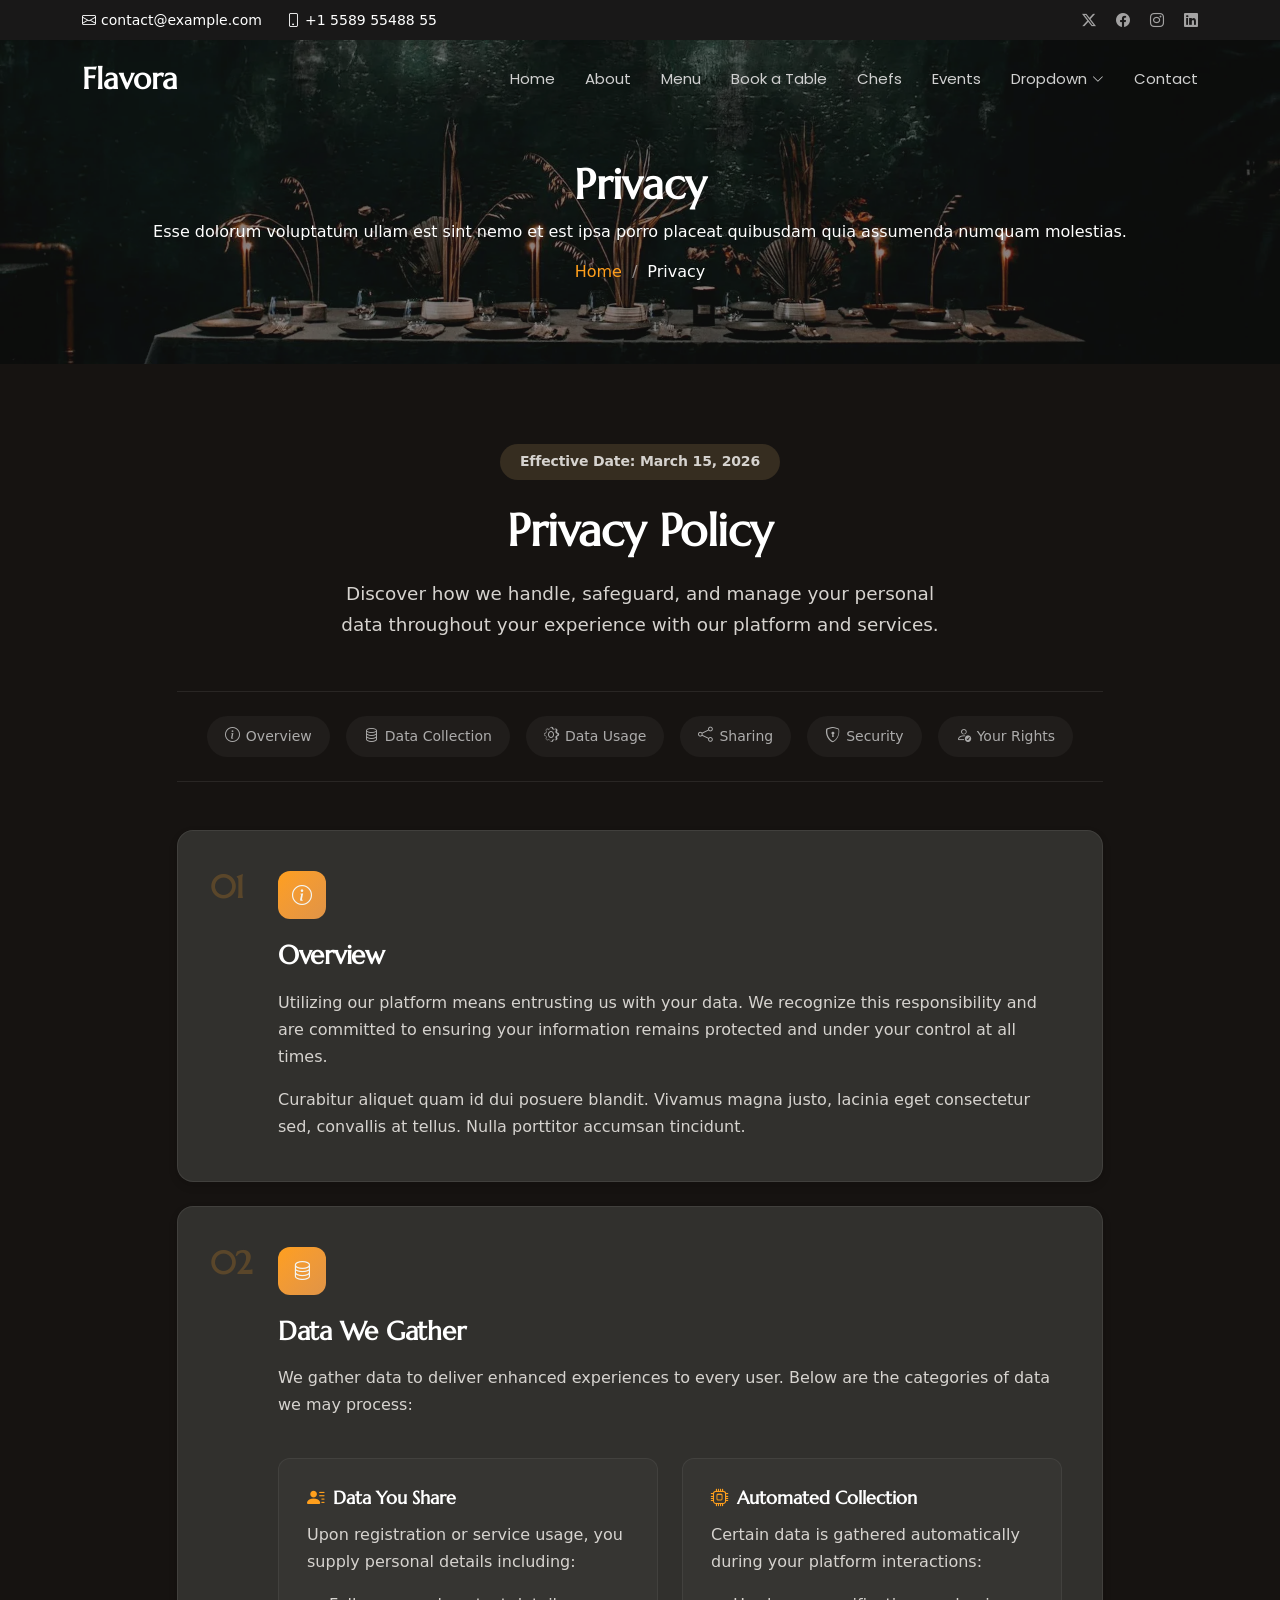
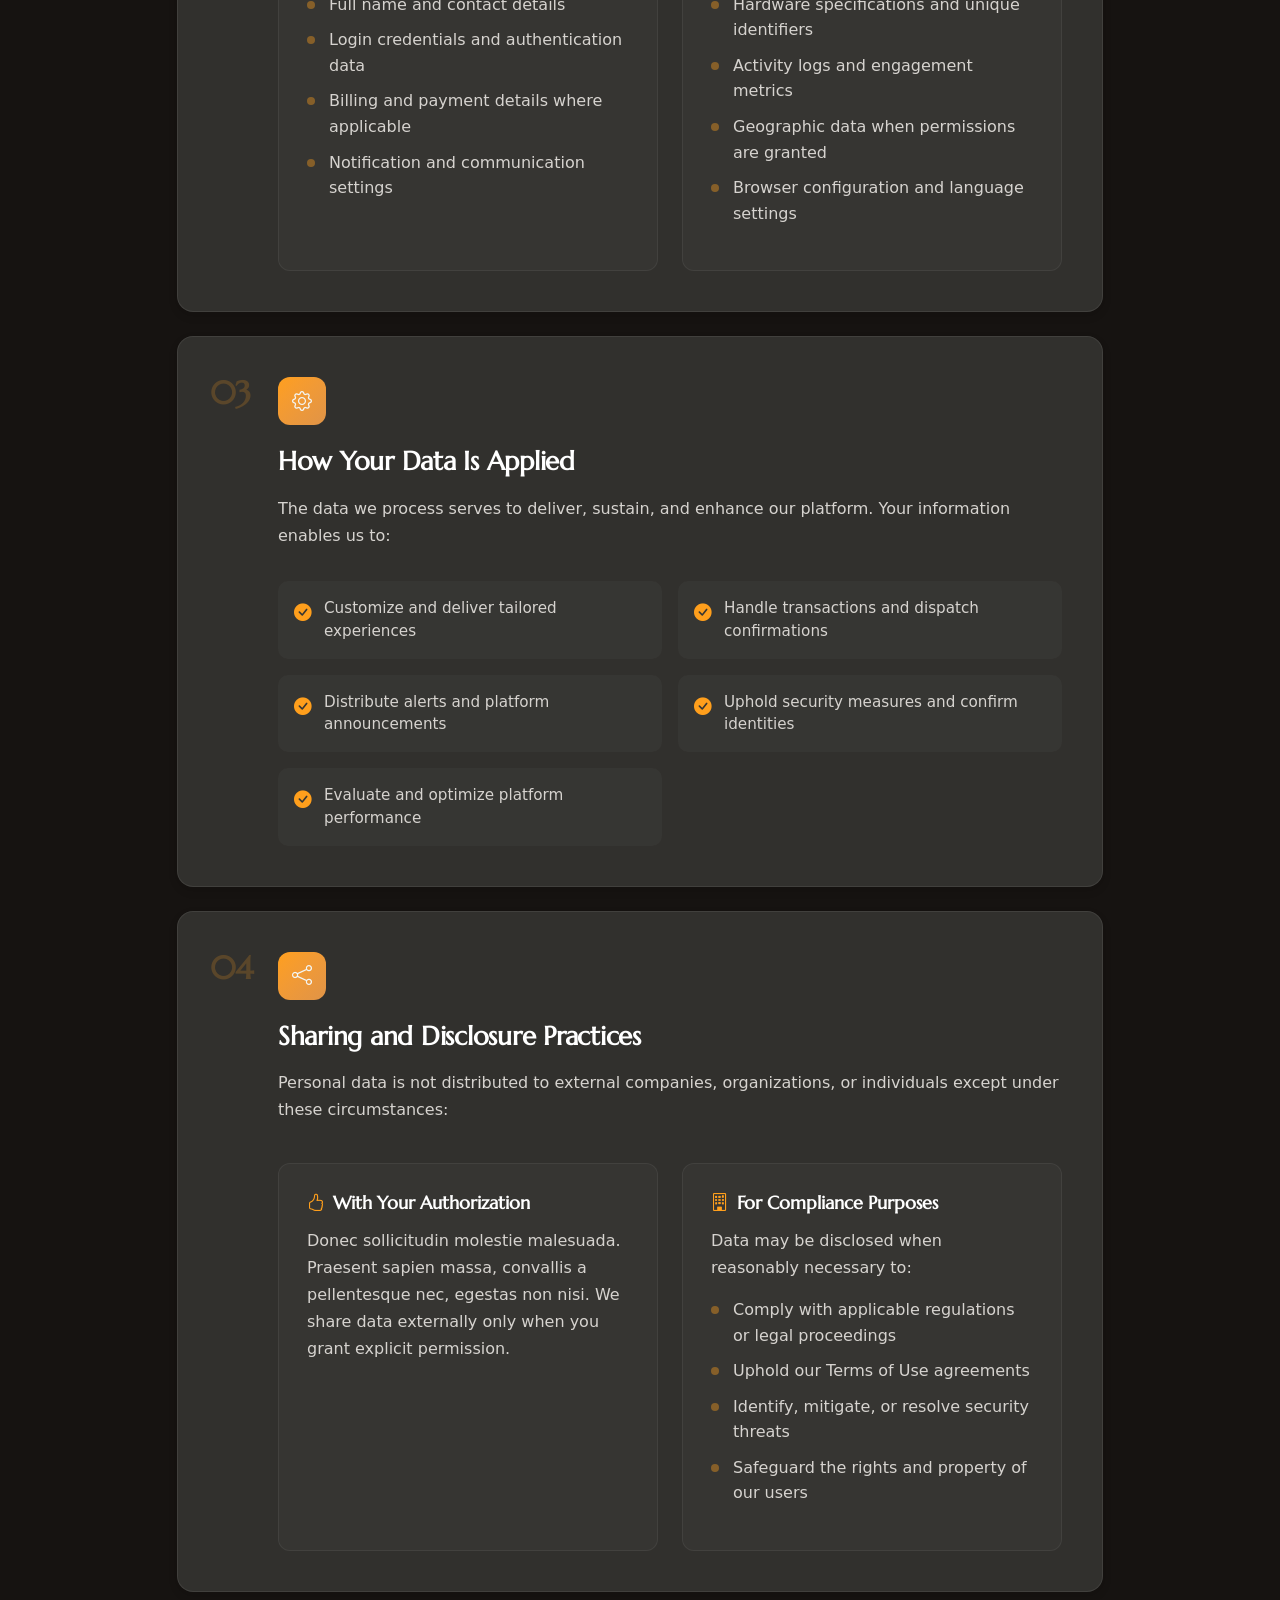
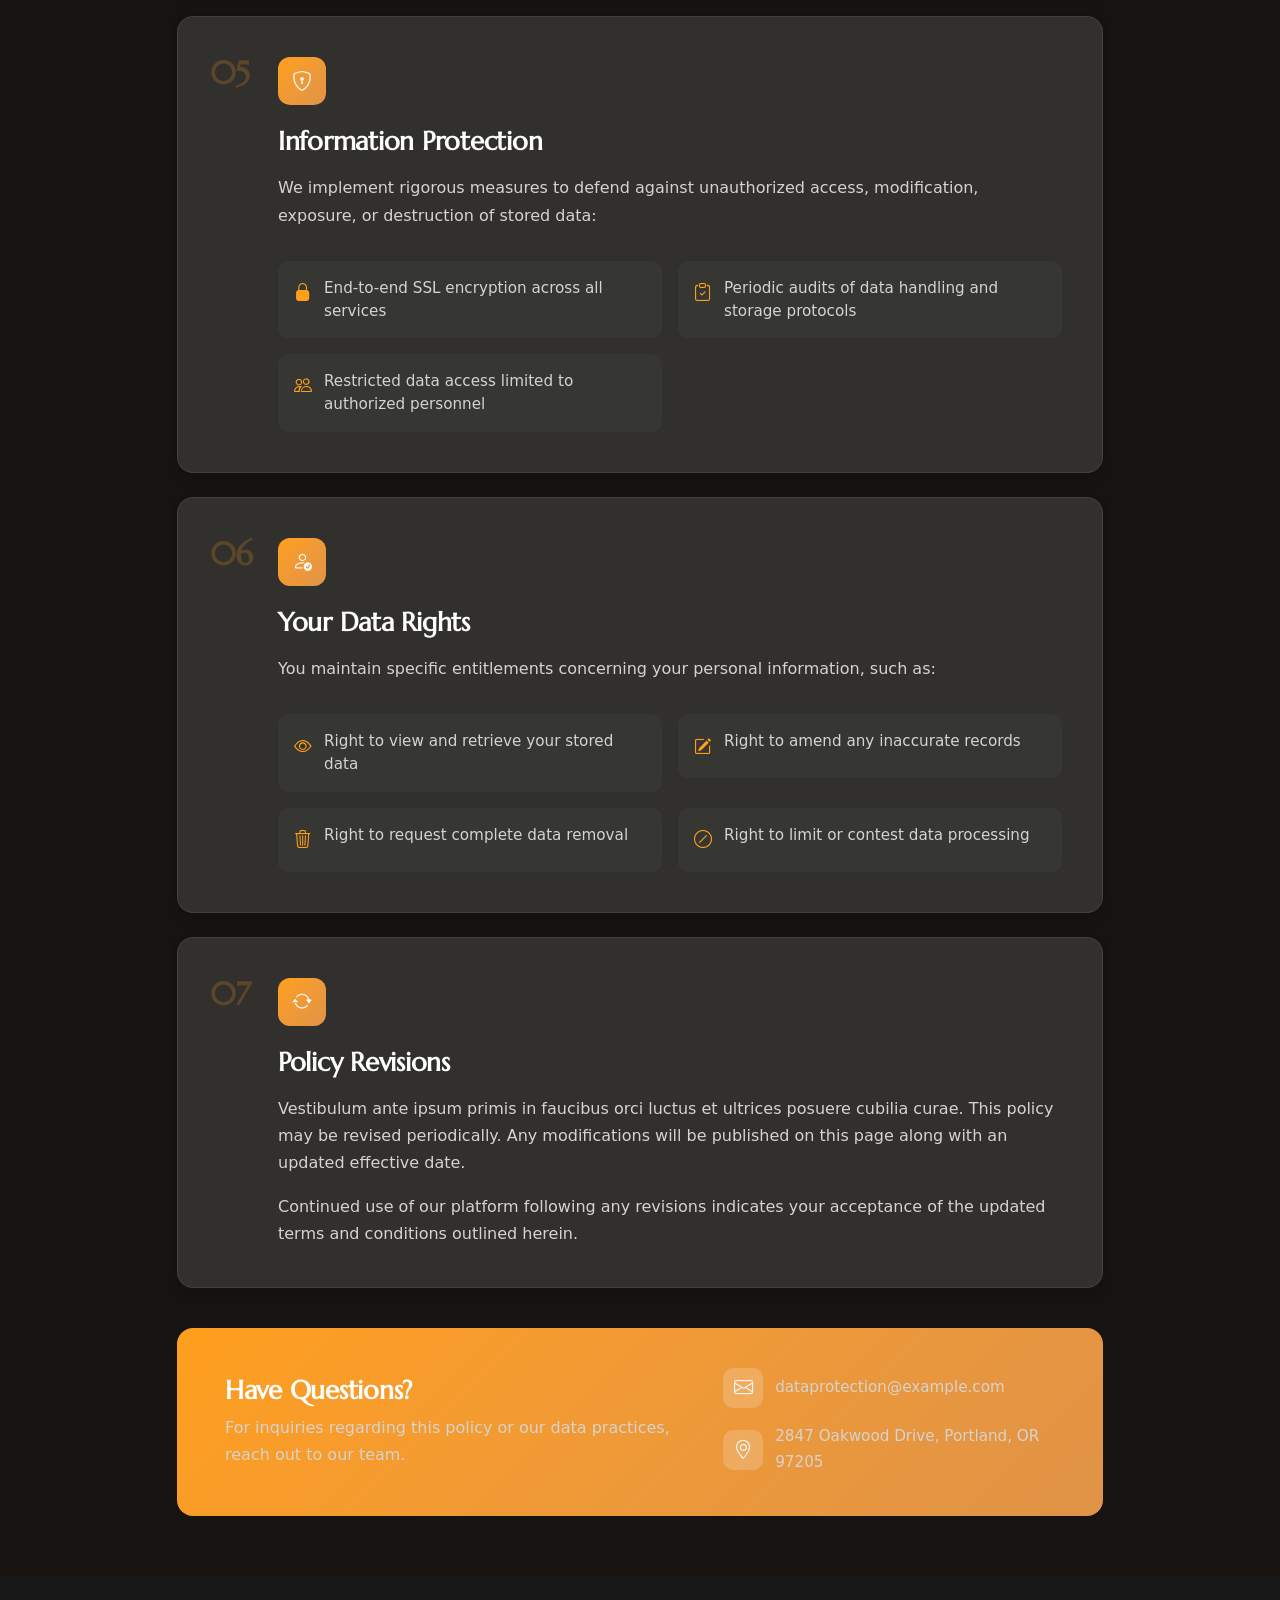
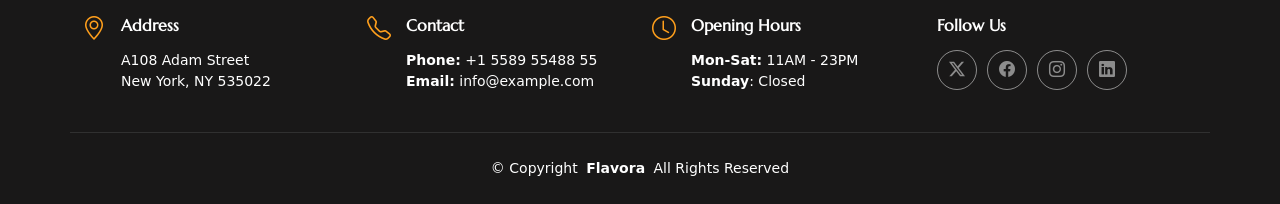
<file: privacy.html>
<!DOCTYPE html>
<html lang="en">

<head>
  <meta charset="utf-8">
  <meta content="width=device-width, initial-scale=1.0" name="viewport">
  <title>Privacy - Flavora Bootstrap Template</title>
  <meta name="description" content="">
  <meta name="keywords" content="">

  <!-- Favicons -->
  <link href="assets/img/favicon.png" rel="icon">
  <link href="assets/img/apple-touch-icon.png" rel="apple-touch-icon">

  <!-- Fonts -->
  <link href="https://fonts.googleapis.com" rel="preconnect">
  <link href="https://fonts.gstatic.com" rel="preconnect" crossorigin>
  <link href="https://fonts.googleapis.com/css2?family=Roboto:ital,wght@0,100;0,300;0,400;0,500;0,700;0,900;1,100;1,300;1,400;1,500;1,700;1,900&family=Poppins:ital,wght@0,100;0,200;0,300;0,400;0,500;0,600;0,700;0,800;0,900;1,100;1,200;1,300;1,400;1,500;1,600;1,700;1,800;1,900&family=Marcellus:wght@400&display=swap" rel="stylesheet">

  <!-- Vendor CSS Files -->
  <link href="assets/vendor/bootstrap/css/bootstrap.min.css" rel="stylesheet">
  <link href="assets/vendor/bootstrap-icons/bootstrap-icons.css" rel="stylesheet">
  <link href="assets/vendor/aos/aos.css" rel="stylesheet">
  <link href="assets/vendor/swiper/swiper-bundle.min.css" rel="stylesheet">
  <link href="assets/vendor/glightbox/css/glightbox.min.css" rel="stylesheet">

  <!-- Main CSS File -->
  <link href="assets/css/main.css" rel="stylesheet">

  <!-- =======================================================
  * Template Name: Flavora
  * Template URL: https://bootstrapmade.com/flavora-bootstrap-restaurant-template/
  * Updated: Mar 22 2026 with Bootstrap v5.3.8
  * Author: BootstrapMade.com
  * License: https://bootstrapmade.com/license/
  ======================================================== -->
</head>

<body class="privacy-page">

  <header id="header" class="header fixed-top">

    <div class="topbar d-flex align-items-center dark-background">
      <div class="container d-flex justify-content-center justify-content-md-between">
        <div class="contact-info d-flex align-items-center">
          <i class="bi bi-envelope d-flex align-items-center"><a href="mailto:contact@example.com">contact@example.com</a></i>
          <i class="bi bi-phone d-flex align-items-center ms-4"><span>+1 5589 55488 55</span></i>
        </div>
        <div class="social-links d-none d-md-flex align-items-center">
          <a href="#" class="twitter"><i class="bi bi-twitter-x"></i></a>
          <a href="#" class="facebook"><i class="bi bi-facebook"></i></a>
          <a href="#" class="instagram"><i class="bi bi-instagram"></i></a>
          <a href="#" class="linkedin"><i class="bi bi-linkedin"></i></a>
        </div>
      </div>
    </div><!-- End Top Bar -->

    <div class="branding d-flex align-items-cente">

      <div class="container position-relative d-flex align-items-center justify-content-between">
        <a href="index.html" class="logo d-flex align-items-center">
          <!-- Uncomment the line below if you also wish to use an image logo -->
          <!-- <img src="assets/img/logo.webp" alt=""> -->
          <h1 class="sitename">Flavora</h1>
        </a>

        <nav id="navmenu" class="navmenu">
          <ul>
            <li><a href="#hero">Home</a></li>
            <li><a href="#about">About</a></li>
            <li><a href="#menu">Menu</a></li>
            <li><a href="#book-a-table">Book a Table</a></li>
            <li><a href="#chefs">Chefs</a></li>
            <li><a href="#events">Events</a></li>
            <li class="dropdown"><a href="#"><span>Dropdown</span> <i class="bi bi-chevron-down toggle-dropdown"></i></a>
              <ul>
                <li><a href="#">Dropdown 1</a></li>
                <li class="dropdown"><a href="#"><span>Deep Dropdown</span> <i class="bi bi-chevron-down toggle-dropdown"></i></a>
                  <ul>
                    <li><a href="#">Deep Dropdown 1</a></li>
                    <li><a href="#">Deep Dropdown 2</a></li>
                    <li><a href="#">Deep Dropdown 3</a></li>
                    <li><a href="#">Deep Dropdown 4</a></li>
                    <li><a href="#">Deep Dropdown 5</a></li>
                  </ul>
                </li>
                <li><a href="#">Dropdown 2</a></li>
                <li><a href="#">Dropdown 3</a></li>
                <li><a href="#">Dropdown 4</a></li>
              </ul>
            </li>
            <li><a href="#contact">Contact</a></li>
          </ul>
          <i class="mobile-nav-toggle d-xl-none bi bi-list"></i>
        </nav>

      </div>

    </div>

  </header>

  <main class="main">

    <!-- Page Title -->
    <div class="page-title dark-background" data-aos="fade" style="background-image: url(assets/img/restaurant/showcase-8.webp);">
      <div class="container position-relative">
        <h1>Privacy</h1>
        <p>Esse dolorum voluptatum ullam est sint nemo et est ipsa porro placeat quibusdam quia assumenda numquam molestias.</p>
        <nav class="breadcrumbs">
          <ol>
            <li><a href="index.html">Home</a></li>
            <li class="current">Privacy</li>
          </ol>
        </nav>
      </div>
    </div><!-- End Page Title -->

    <!-- Privacy Section -->
    <section id="privacy" class="privacy section">

      <div class="container" data-aos="fade-up" data-aos-delay="100">

        <!-- Header -->
        <div class="row justify-content-center">
          <div class="col-lg-8 text-center">
            <div class="policy-header" data-aos="fade-up" data-aos-delay="100">
              <span class="effective-badge">Effective Date: March 15, 2026</span>
              <h1>Privacy Policy</h1>
              <p class="lead-text">Discover how we handle, safeguard, and manage your personal data throughout your experience with our platform and services.</p>
            </div>
          </div>
        </div>

        <!-- Quick Navigation -->
        <div class="row justify-content-center" data-aos="fade-up" data-aos-delay="150">
          <div class="col-lg-10">
            <div class="quick-nav">
              <div class="row g-3 justify-content-center">
                <div class="col-auto">
                  <a href="#" class="nav-pill"><i class="bi bi-info-circle"></i> Overview</a>
                </div>
                <div class="col-auto">
                  <a href="#" class="nav-pill"><i class="bi bi-database"></i> Data Collection</a>
                </div>
                <div class="col-auto">
                  <a href="#" class="nav-pill"><i class="bi bi-gear"></i> Data Usage</a>
                </div>
                <div class="col-auto">
                  <a href="#" class="nav-pill"><i class="bi bi-share"></i> Sharing</a>
                </div>
                <div class="col-auto">
                  <a href="#" class="nav-pill"><i class="bi bi-shield-lock"></i> Security</a>
                </div>
                <div class="col-auto">
                  <a href="#" class="nav-pill"><i class="bi bi-person-check"></i> Your Rights</a>
                </div>
              </div>
            </div>
          </div>
        </div>

        <!-- Policy Content -->
        <div class="row justify-content-center">
          <div class="col-lg-10">

            <!-- Section 1 -->
            <div class="policy-card" data-aos="fade-up" data-aos-delay="100">
              <div class="card-number">01</div>
              <div class="card-body-content">
                <div class="card-icon"><i class="bi bi-info-circle"></i></div>
                <h2>Overview</h2>
                <p>Utilizing our platform means entrusting us with your data. We recognize this responsibility and are committed to ensuring your information remains protected and under your control at all times.</p>
                <p>Curabitur aliquet quam id dui posuere blandit. Vivamus magna justo, lacinia eget consectetur sed, convallis at tellus. Nulla porttitor accumsan tincidunt.</p>
              </div>
            </div><!-- End Policy Card -->

            <!-- Section 2 -->
            <div class="policy-card" data-aos="fade-up" data-aos-delay="150">
              <div class="card-number">02</div>
              <div class="card-body-content">
                <div class="card-icon"><i class="bi bi-database"></i></div>
                <h2>Data We Gather</h2>
                <p>We gather data to deliver enhanced experiences to every user. Below are the categories of data we may process:</p>

                <div class="row g-4 mt-2">
                  <div class="col-md-6">
                    <div class="sub-card">
                      <h3><i class="bi bi-person-lines-fill"></i> Data You Share</h3>
                      <p>Upon registration or service usage, you supply personal details including:</p>
                      <ul>
                        <li>Full name and contact details</li>
                        <li>Login credentials and authentication data</li>
                        <li>Billing and payment details where applicable</li>
                        <li>Notification and communication settings</li>
                      </ul>
                    </div>
                  </div><!-- End Sub Card -->
                  <div class="col-md-6">
                    <div class="sub-card">
                      <h3><i class="bi bi-cpu"></i> Automated Collection</h3>
                      <p>Certain data is gathered automatically during your platform interactions:</p>
                      <ul>
                        <li>Hardware specifications and unique identifiers</li>
                        <li>Activity logs and engagement metrics</li>
                        <li>Geographic data when permissions are granted</li>
                        <li>Browser configuration and language settings</li>
                      </ul>
                    </div>
                  </div><!-- End Sub Card -->
                </div>
              </div>
            </div><!-- End Policy Card -->

            <!-- Section 3 -->
            <div class="policy-card" data-aos="fade-up" data-aos-delay="100">
              <div class="card-number">03</div>
              <div class="card-body-content">
                <div class="card-icon"><i class="bi bi-gear"></i></div>
                <h2>How Your Data Is Applied</h2>
                <p>The data we process serves to deliver, sustain, and enhance our platform. Your information enables us to:</p>
                <div class="usage-grid">
                  <div class="row g-3 mt-1">
                    <div class="col-md-6">
                      <div class="usage-item">
                        <i class="bi bi-check-circle-fill"></i>
                        <span>Customize and deliver tailored experiences</span>
                      </div>
                    </div>
                    <div class="col-md-6">
                      <div class="usage-item">
                        <i class="bi bi-check-circle-fill"></i>
                        <span>Handle transactions and dispatch confirmations</span>
                      </div>
                    </div>
                    <div class="col-md-6">
                      <div class="usage-item">
                        <i class="bi bi-check-circle-fill"></i>
                        <span>Distribute alerts and platform announcements</span>
                      </div>
                    </div>
                    <div class="col-md-6">
                      <div class="usage-item">
                        <i class="bi bi-check-circle-fill"></i>
                        <span>Uphold security measures and confirm identities</span>
                      </div>
                    </div>
                    <div class="col-md-6">
                      <div class="usage-item">
                        <i class="bi bi-check-circle-fill"></i>
                        <span>Evaluate and optimize platform performance</span>
                      </div>
                    </div>
                  </div>
                </div>
              </div>
            </div><!-- End Policy Card -->

            <!-- Section 4 -->
            <div class="policy-card" data-aos="fade-up" data-aos-delay="150">
              <div class="card-number">04</div>
              <div class="card-body-content">
                <div class="card-icon"><i class="bi bi-share"></i></div>
                <h2>Sharing and Disclosure Practices</h2>
                <p>Personal data is not distributed to external companies, organizations, or individuals except under these circumstances:</p>

                <div class="row g-4 mt-2">
                  <div class="col-md-6">
                    <div class="sub-card">
                      <h3><i class="bi bi-hand-thumbs-up"></i> With Your Authorization</h3>
                      <p>Donec sollicitudin molestie malesuada. Praesent sapien massa, convallis a pellentesque nec, egestas non nisi. We share data externally only when you grant explicit permission.</p>
                    </div>
                  </div><!-- End Sub Card -->
                  <div class="col-md-6">
                    <div class="sub-card">
                      <h3><i class="bi bi-building"></i> For Compliance Purposes</h3>
                      <p>Data may be disclosed when reasonably necessary to:</p>
                      <ul>
                        <li>Comply with applicable regulations or legal proceedings</li>
                        <li>Uphold our Terms of Use agreements</li>
                        <li>Identify, mitigate, or resolve security threats</li>
                        <li>Safeguard the rights and property of our users</li>
                      </ul>
                    </div>
                  </div><!-- End Sub Card -->
                </div>
              </div>
            </div><!-- End Policy Card -->

            <!-- Section 5 -->
            <div class="policy-card" data-aos="fade-up" data-aos-delay="100">
              <div class="card-number">05</div>
              <div class="card-body-content">
                <div class="card-icon"><i class="bi bi-shield-lock"></i></div>
                <h2>Information Protection</h2>
                <p>We implement rigorous measures to defend against unauthorized access, modification, exposure, or destruction of stored data:</p>
                <div class="usage-grid">
                  <div class="row g-3 mt-1">
                    <div class="col-md-6">
                      <div class="usage-item">
                        <i class="bi bi-lock-fill"></i>
                        <span>End-to-end SSL encryption across all services</span>
                      </div>
                    </div>
                    <div class="col-md-6">
                      <div class="usage-item">
                        <i class="bi bi-clipboard-check"></i>
                        <span>Periodic audits of data handling and storage protocols</span>
                      </div>
                    </div>
                    <div class="col-md-6">
                      <div class="usage-item">
                        <i class="bi bi-people"></i>
                        <span>Restricted data access limited to authorized personnel</span>
                      </div>
                    </div>
                  </div>
                </div>
              </div>
            </div><!-- End Policy Card -->

            <!-- Section 6 -->
            <div class="policy-card" data-aos="fade-up" data-aos-delay="150">
              <div class="card-number">06</div>
              <div class="card-body-content">
                <div class="card-icon"><i class="bi bi-person-check"></i></div>
                <h2>Your Data Rights</h2>
                <p>You maintain specific entitlements concerning your personal information, such as:</p>
                <div class="usage-grid">
                  <div class="row g-3 mt-1">
                    <div class="col-md-6">
                      <div class="usage-item">
                        <i class="bi bi-eye"></i>
                        <span>Right to view and retrieve your stored data</span>
                      </div>
                    </div>
                    <div class="col-md-6">
                      <div class="usage-item">
                        <i class="bi bi-pencil-square"></i>
                        <span>Right to amend any inaccurate records</span>
                      </div>
                    </div>
                    <div class="col-md-6">
                      <div class="usage-item">
                        <i class="bi bi-trash3"></i>
                        <span>Right to request complete data removal</span>
                      </div>
                    </div>
                    <div class="col-md-6">
                      <div class="usage-item">
                        <i class="bi bi-slash-circle"></i>
                        <span>Right to limit or contest data processing</span>
                      </div>
                    </div>
                  </div>
                </div>
              </div>
            </div><!-- End Policy Card -->

            <!-- Section 7 -->
            <div class="policy-card" data-aos="fade-up" data-aos-delay="100">
              <div class="card-number">07</div>
              <div class="card-body-content">
                <div class="card-icon"><i class="bi bi-arrow-repeat"></i></div>
                <h2>Policy Revisions</h2>
                <p>Vestibulum ante ipsum primis in faucibus orci luctus et ultrices posuere cubilia curae. This policy may be revised periodically. Any modifications will be published on this page along with an updated effective date.</p>
                <p>Continued use of our platform following any revisions indicates your acceptance of the updated terms and conditions outlined herein.</p>
              </div>
            </div><!-- End Policy Card -->

            <!-- Contact Section -->
            <div class="contact-banner" data-aos="zoom-in" data-aos-delay="100">
              <div class="row align-items-center">
                <div class="col-lg-7">
                  <h2>Have Questions?</h2>
                  <p>For inquiries regarding this policy or our data practices, reach out to our team.</p>
                </div>
                <div class="col-lg-5">
                  <div class="contact-info-items">
                    <div class="info-item">
                      <i class="bi bi-envelope"></i>
                      <span>dataprotection@example.com</span>
                    </div>
                    <div class="info-item">
                      <i class="bi bi-geo-alt"></i>
                      <span>2847 Oakwood Drive, Portland, OR 97205</span>
                    </div>
                  </div>
                </div>
              </div>
            </div><!-- End Contact Banner -->

          </div>
        </div>

      </div>

    </section><!-- /Privacy Section -->

  </main>

  <footer id="footer" class="footer dark-background">

    <div class="container">
      <div class="row gy-3">
        <div class="col-lg-3 col-md-6 d-flex">
          <i class="bi bi-geo-alt icon"></i>
          <div class="address">
            <h4>Address</h4>
            <p>A108 Adam Street</p>
            <p>New York, NY 535022</p>
            <p></p>
          </div>

        </div>

        <div class="col-lg-3 col-md-6 d-flex">
          <i class="bi bi-telephone icon"></i>
          <div>
            <h4>Contact</h4>
            <p>
              <strong>Phone:</strong> <span>+1 5589 55488 55</span><br>
              <strong>Email:</strong> <span>info@example.com</span><br>
            </p>
          </div>
        </div>

        <div class="col-lg-3 col-md-6 d-flex">
          <i class="bi bi-clock icon"></i>
          <div>
            <h4>Opening Hours</h4>
            <p>
              <strong>Mon-Sat:</strong> <span>11AM - 23PM</span><br>
              <strong>Sunday</strong>: <span>Closed</span>
            </p>
          </div>
        </div>

        <div class="col-lg-3 col-md-6">
          <h4>Follow Us</h4>
          <div class="social-links d-flex">
            <a href="#" class="twitter"><i class="bi bi-twitter-x"></i></a>
            <a href="#" class="facebook"><i class="bi bi-facebook"></i></a>
            <a href="#" class="instagram"><i class="bi bi-instagram"></i></a>
            <a href="#" class="linkedin"><i class="bi bi-linkedin"></i></a>
          </div>
        </div>

      </div>
    </div>

    <div class="container copyright text-center mt-4">
      <p>© <span>Copyright</span> <strong class="px-1 sitename">Flavora</strong> <span>All Rights Reserved</span></p>
    </div>

  </footer>

  <!-- Scroll Top -->
  <a href="#" id="scroll-top" class="scroll-top d-flex align-items-center justify-content-center"><i class="bi bi-arrow-up-short"></i></a>

  <!-- Preloader -->
  <div id="preloader"></div>

  <!-- Vendor JS Files -->
  <script src="assets/vendor/bootstrap/js/bootstrap.bundle.min.js"></script>
  <script src="assets/vendor/php-email-form/validate.js"></script>
  <script src="assets/vendor/aos/aos.js"></script>
  <script src="assets/vendor/imagesloaded/imagesloaded.pkgd.min.js"></script>
  <script src="assets/vendor/isotope-layout/isotope.pkgd.min.js"></script>
  <script src="assets/vendor/swiper/swiper-bundle.min.js"></script>
  <script src="assets/vendor/glightbox/js/glightbox.min.js"></script>

  <!-- Main JS File -->
  <script src="assets/js/main.js"></script>

</body>

</html>
</file>
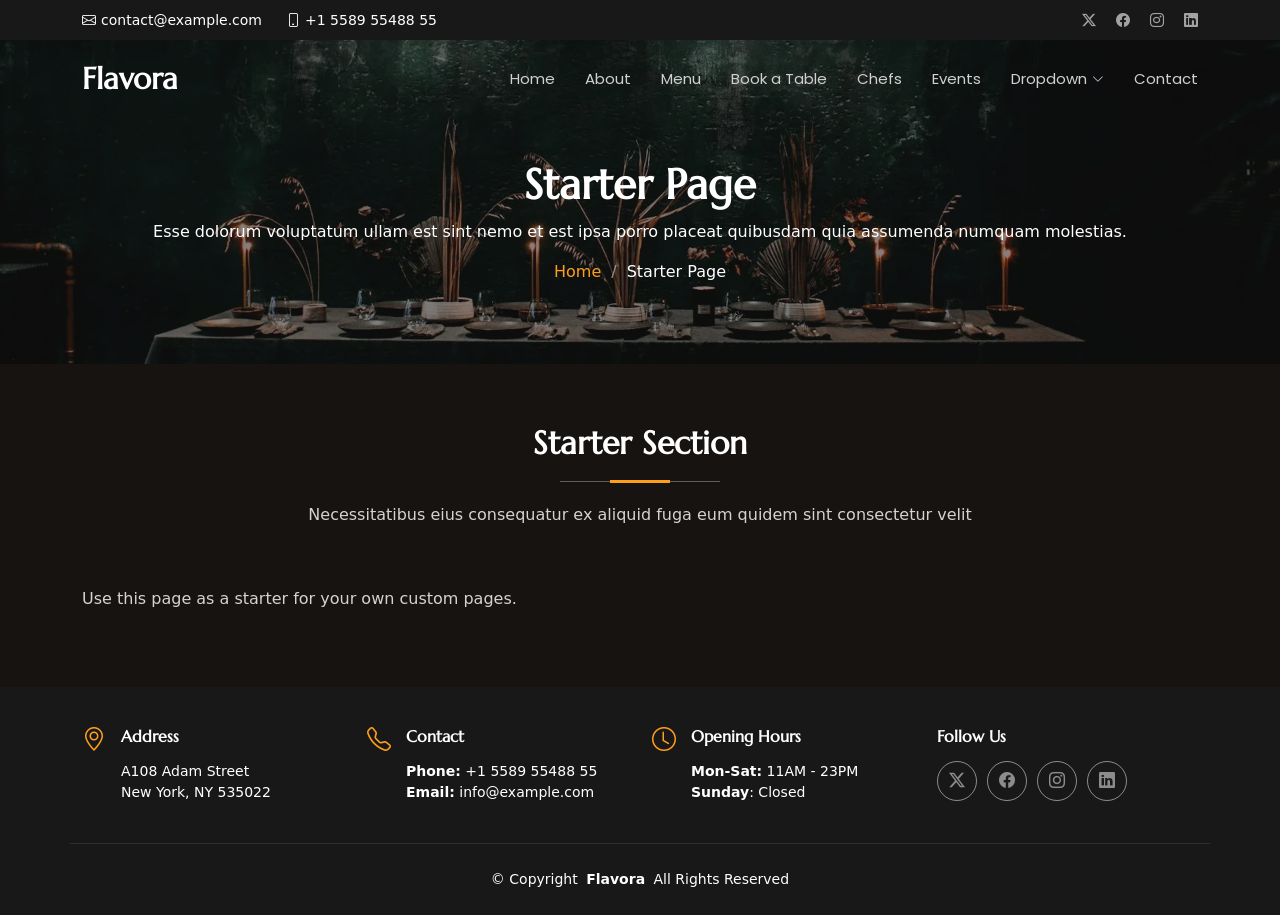
<file: starter-page.html>
<!DOCTYPE html>
<html lang="en">

<head>
  <meta charset="utf-8">
  <meta content="width=device-width, initial-scale=1.0" name="viewport">
  <title>Starter Page - Flavora Bootstrap Template</title>
  <meta name="description" content="">
  <meta name="keywords" content="">

  <!-- Favicons -->
  <link href="assets/img/favicon.png" rel="icon">
  <link href="assets/img/apple-touch-icon.png" rel="apple-touch-icon">

  <!-- Fonts -->
  <link href="https://fonts.googleapis.com" rel="preconnect">
  <link href="https://fonts.gstatic.com" rel="preconnect" crossorigin>
  <link href="https://fonts.googleapis.com/css2?family=Roboto:ital,wght@0,100;0,300;0,400;0,500;0,700;0,900;1,100;1,300;1,400;1,500;1,700;1,900&family=Poppins:ital,wght@0,100;0,200;0,300;0,400;0,500;0,600;0,700;0,800;0,900;1,100;1,200;1,300;1,400;1,500;1,600;1,700;1,800;1,900&family=Marcellus:wght@400&display=swap" rel="stylesheet">

  <!-- Vendor CSS Files -->
  <link href="assets/vendor/bootstrap/css/bootstrap.min.css" rel="stylesheet">
  <link href="assets/vendor/bootstrap-icons/bootstrap-icons.css" rel="stylesheet">
  <link href="assets/vendor/aos/aos.css" rel="stylesheet">
  <link href="assets/vendor/swiper/swiper-bundle.min.css" rel="stylesheet">
  <link href="assets/vendor/glightbox/css/glightbox.min.css" rel="stylesheet">

  <!-- Main CSS File -->
  <link href="assets/css/main.css" rel="stylesheet">

  <!-- =======================================================
  * Template Name: Flavora
  * Template URL: https://bootstrapmade.com/flavora-bootstrap-restaurant-template/
  * Updated: Mar 22 2026 with Bootstrap v5.3.8
  * Author: BootstrapMade.com
  * License: https://bootstrapmade.com/license/
  ======================================================== -->
</head>

<body class="starter-page-page">

  <header id="header" class="header fixed-top">

    <div class="topbar d-flex align-items-center dark-background">
      <div class="container d-flex justify-content-center justify-content-md-between">
        <div class="contact-info d-flex align-items-center">
          <i class="bi bi-envelope d-flex align-items-center"><a href="mailto:contact@example.com">contact@example.com</a></i>
          <i class="bi bi-phone d-flex align-items-center ms-4"><span>+1 5589 55488 55</span></i>
        </div>
        <div class="social-links d-none d-md-flex align-items-center">
          <a href="#" class="twitter"><i class="bi bi-twitter-x"></i></a>
          <a href="#" class="facebook"><i class="bi bi-facebook"></i></a>
          <a href="#" class="instagram"><i class="bi bi-instagram"></i></a>
          <a href="#" class="linkedin"><i class="bi bi-linkedin"></i></a>
        </div>
      </div>
    </div><!-- End Top Bar -->

    <div class="branding d-flex align-items-cente">

      <div class="container position-relative d-flex align-items-center justify-content-between">
        <a href="index.html" class="logo d-flex align-items-center">
          <!-- Uncomment the line below if you also wish to use an image logo -->
          <!-- <img src="assets/img/logo.webp" alt=""> -->
          <h1 class="sitename">Flavora</h1>
        </a>

        <nav id="navmenu" class="navmenu">
          <ul>
            <li><a href="#hero">Home</a></li>
            <li><a href="#about">About</a></li>
            <li><a href="#menu">Menu</a></li>
            <li><a href="#book-a-table">Book a Table</a></li>
            <li><a href="#chefs">Chefs</a></li>
            <li><a href="#events">Events</a></li>
            <li class="dropdown"><a href="#"><span>Dropdown</span> <i class="bi bi-chevron-down toggle-dropdown"></i></a>
              <ul>
                <li><a href="#">Dropdown 1</a></li>
                <li class="dropdown"><a href="#"><span>Deep Dropdown</span> <i class="bi bi-chevron-down toggle-dropdown"></i></a>
                  <ul>
                    <li><a href="#">Deep Dropdown 1</a></li>
                    <li><a href="#">Deep Dropdown 2</a></li>
                    <li><a href="#">Deep Dropdown 3</a></li>
                    <li><a href="#">Deep Dropdown 4</a></li>
                    <li><a href="#">Deep Dropdown 5</a></li>
                  </ul>
                </li>
                <li><a href="#">Dropdown 2</a></li>
                <li><a href="#">Dropdown 3</a></li>
                <li><a href="#">Dropdown 4</a></li>
              </ul>
            </li>
            <li><a href="#contact">Contact</a></li>
          </ul>
          <i class="mobile-nav-toggle d-xl-none bi bi-list"></i>
        </nav>

      </div>

    </div>

  </header>

  <main class="main">

    <!-- Page Title -->
    <div class="page-title dark-background" data-aos="fade" style="background-image: url(assets/img/restaurant/showcase-8.webp);">
      <div class="container position-relative">
        <h1>Starter Page</h1>
        <p>Esse dolorum voluptatum ullam est sint nemo et est ipsa porro placeat quibusdam quia assumenda numquam molestias.</p>
        <nav class="breadcrumbs">
          <ol>
            <li><a href="index.html">Home</a></li>
            <li class="current">Starter Page</li>
          </ol>
        </nav>
      </div>
    </div><!-- End Page Title -->

    <!-- Starter Section Section -->
    <section id="starter-section" class="starter-section section">

      <!-- Section Title -->
      <div class="container section-title" data-aos="fade-up">
        <h2>Starter Section</h2>
        <p>Necessitatibus eius consequatur ex aliquid fuga eum quidem sint consectetur velit</p>
      </div><!-- End Section Title -->

      <div class="container" data-aos="fade-up">
        <p>Use this page as a starter for your own custom pages.</p>
      </div>

    </section><!-- /Starter Section Section -->

  </main>

  <footer id="footer" class="footer dark-background">

    <div class="container">
      <div class="row gy-3">
        <div class="col-lg-3 col-md-6 d-flex">
          <i class="bi bi-geo-alt icon"></i>
          <div class="address">
            <h4>Address</h4>
            <p>A108 Adam Street</p>
            <p>New York, NY 535022</p>
            <p></p>
          </div>

        </div>

        <div class="col-lg-3 col-md-6 d-flex">
          <i class="bi bi-telephone icon"></i>
          <div>
            <h4>Contact</h4>
            <p>
              <strong>Phone:</strong> <span>+1 5589 55488 55</span><br>
              <strong>Email:</strong> <span>info@example.com</span><br>
            </p>
          </div>
        </div>

        <div class="col-lg-3 col-md-6 d-flex">
          <i class="bi bi-clock icon"></i>
          <div>
            <h4>Opening Hours</h4>
            <p>
              <strong>Mon-Sat:</strong> <span>11AM - 23PM</span><br>
              <strong>Sunday</strong>: <span>Closed</span>
            </p>
          </div>
        </div>

        <div class="col-lg-3 col-md-6">
          <h4>Follow Us</h4>
          <div class="social-links d-flex">
            <a href="#" class="twitter"><i class="bi bi-twitter-x"></i></a>
            <a href="#" class="facebook"><i class="bi bi-facebook"></i></a>
            <a href="#" class="instagram"><i class="bi bi-instagram"></i></a>
            <a href="#" class="linkedin"><i class="bi bi-linkedin"></i></a>
          </div>
        </div>

      </div>
    </div>

    <div class="container copyright text-center mt-4">
      <p>© <span>Copyright</span> <strong class="px-1 sitename">Flavora</strong> <span>All Rights Reserved</span></p>
    </div>

  </footer>

  <!-- Scroll Top -->
  <a href="#" id="scroll-top" class="scroll-top d-flex align-items-center justify-content-center"><i class="bi bi-arrow-up-short"></i></a>

  <!-- Preloader -->
  <div id="preloader"></div>

  <!-- Vendor JS Files -->
  <script src="assets/vendor/bootstrap/js/bootstrap.bundle.min.js"></script>
  <script src="assets/vendor/php-email-form/validate.js"></script>
  <script src="assets/vendor/aos/aos.js"></script>
  <script src="assets/vendor/imagesloaded/imagesloaded.pkgd.min.js"></script>
  <script src="assets/vendor/isotope-layout/isotope.pkgd.min.js"></script>
  <script src="assets/vendor/swiper/swiper-bundle.min.js"></script>
  <script src="assets/vendor/glightbox/js/glightbox.min.js"></script>

  <!-- Main JS File -->
  <script src="assets/js/main.js"></script>

</body>

</html>
</file>
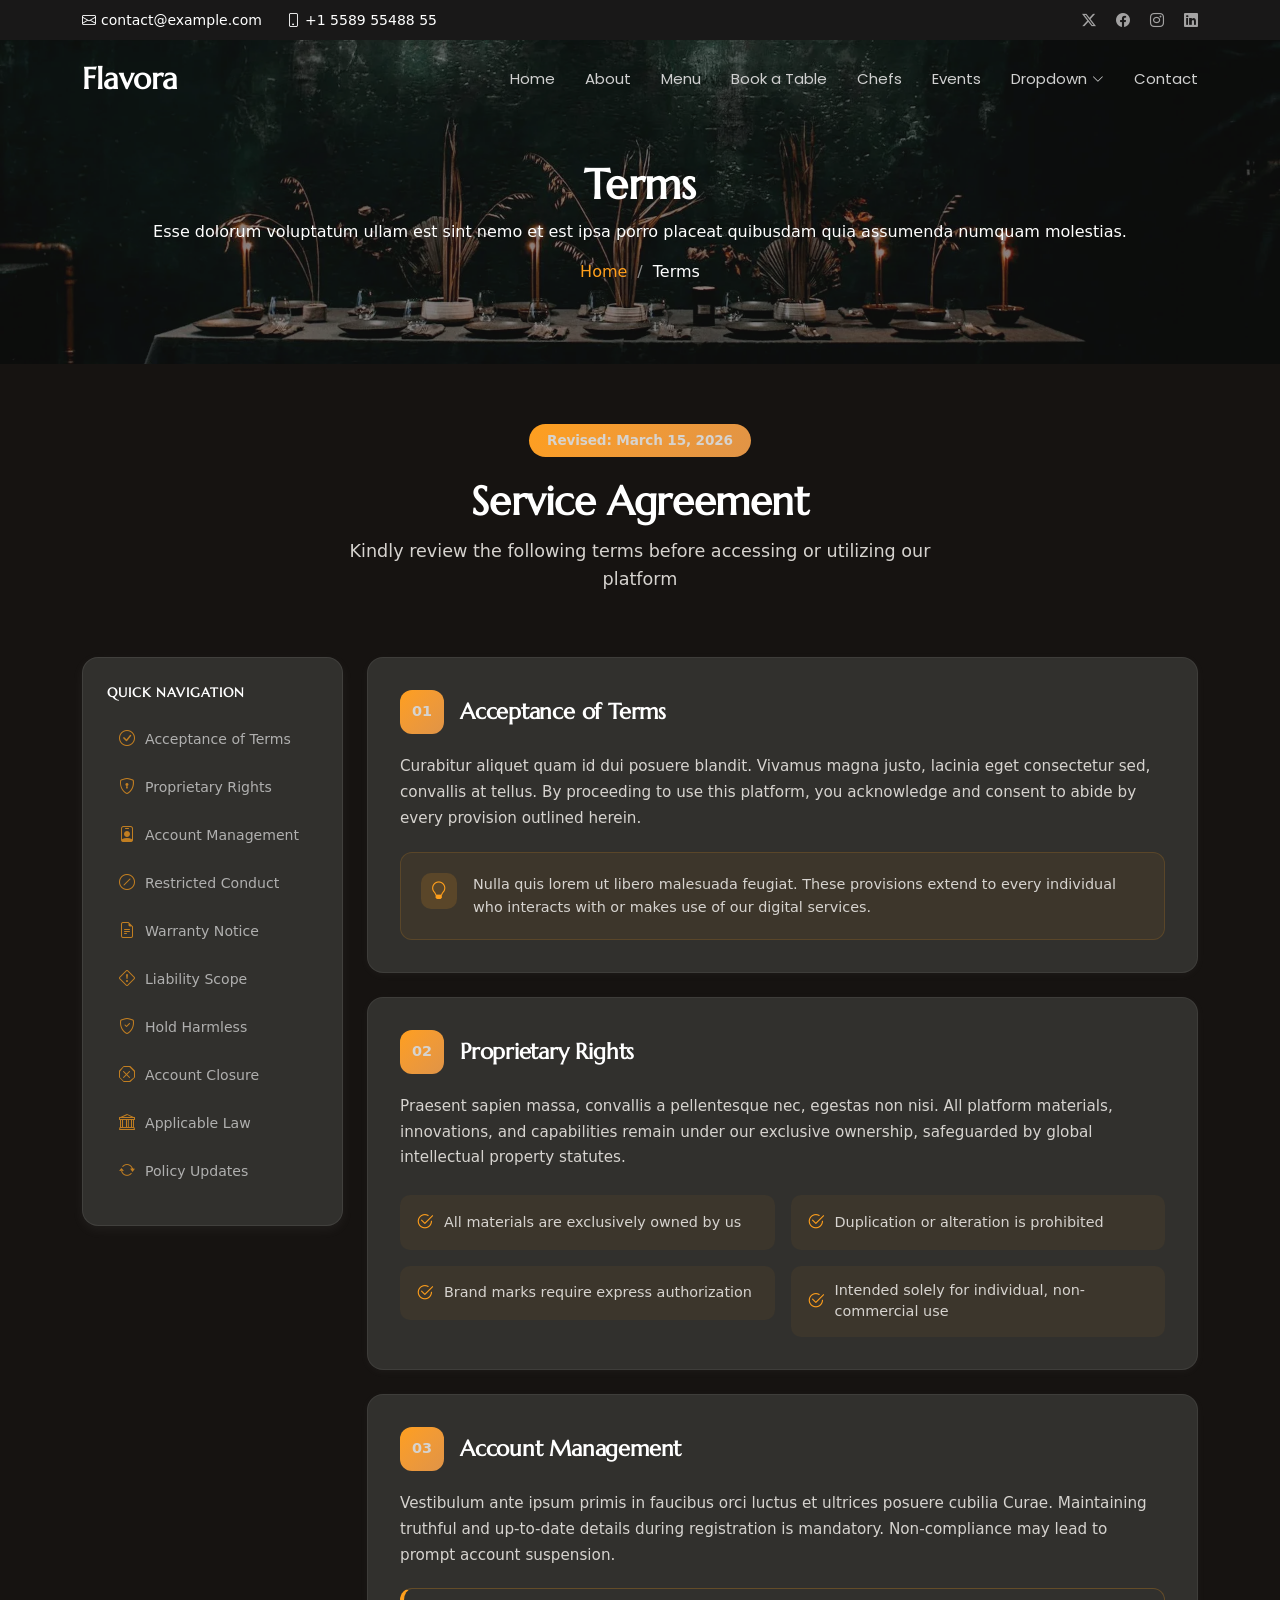
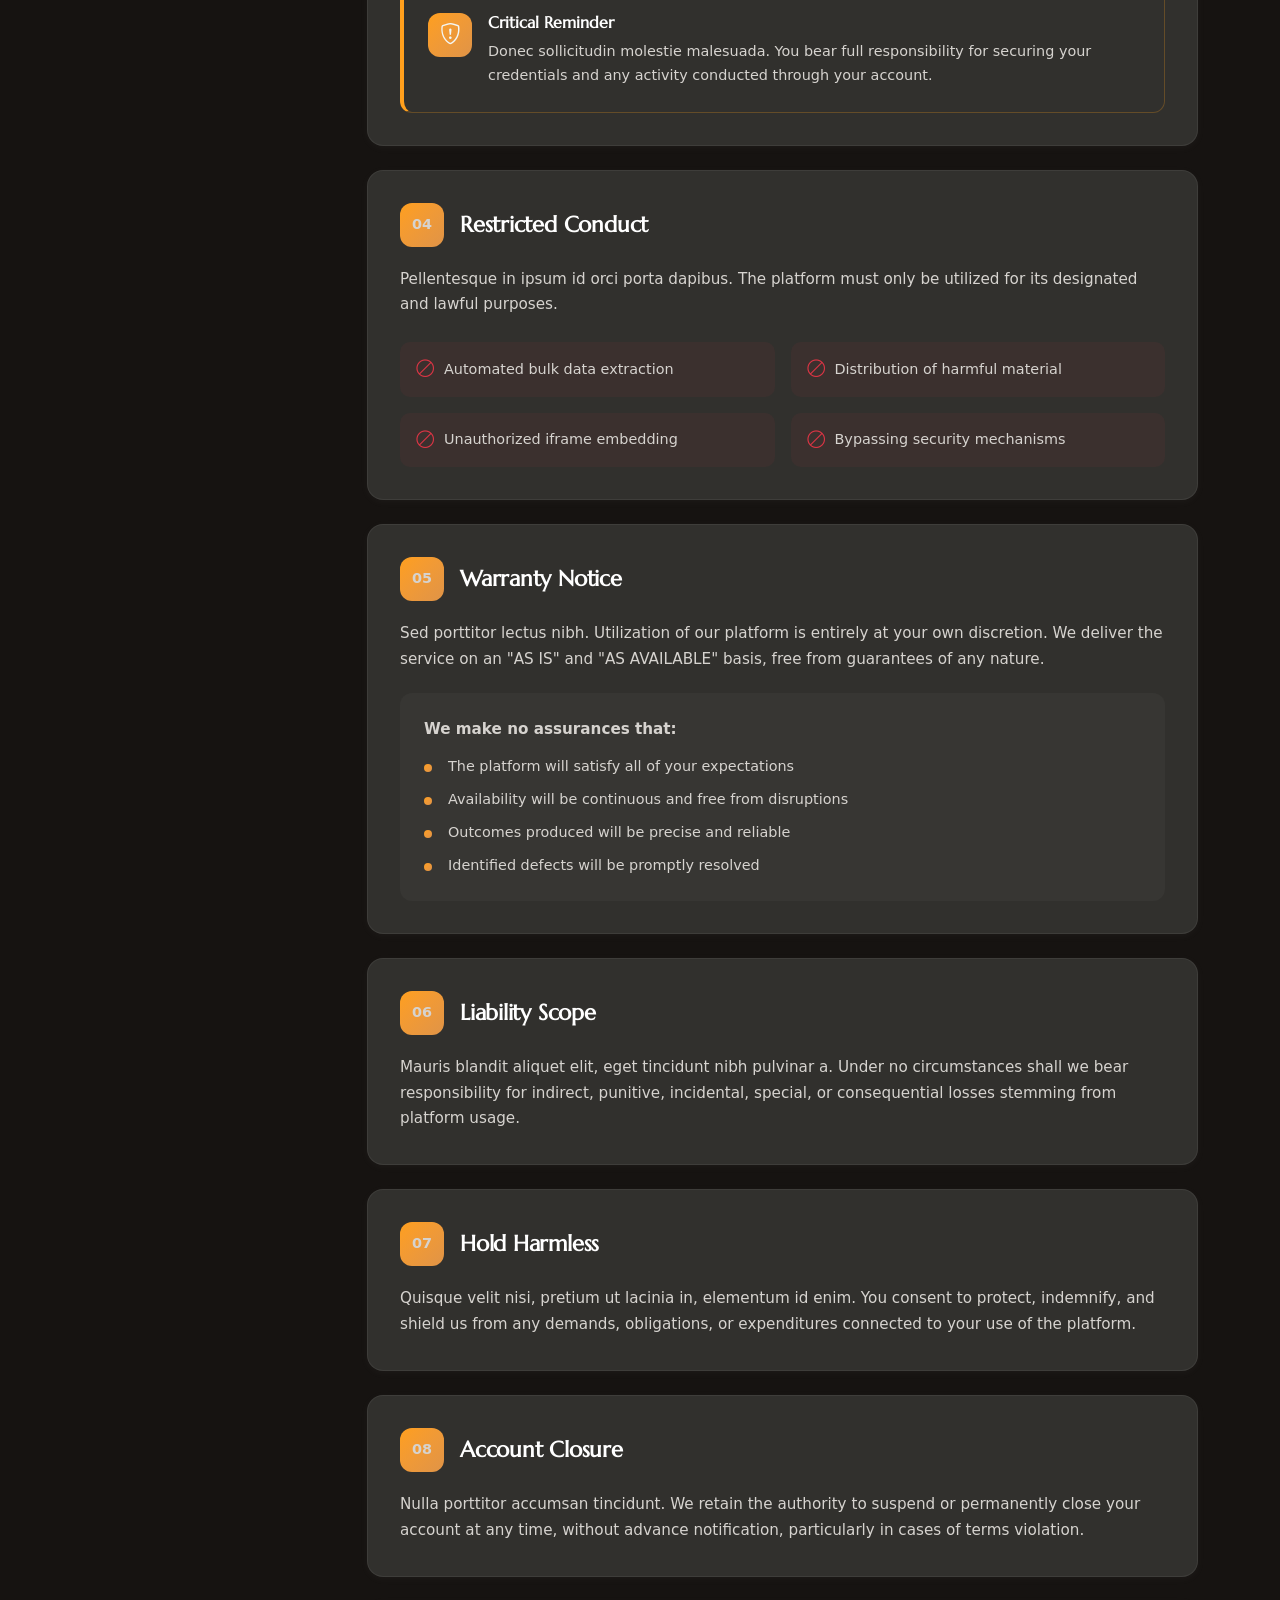
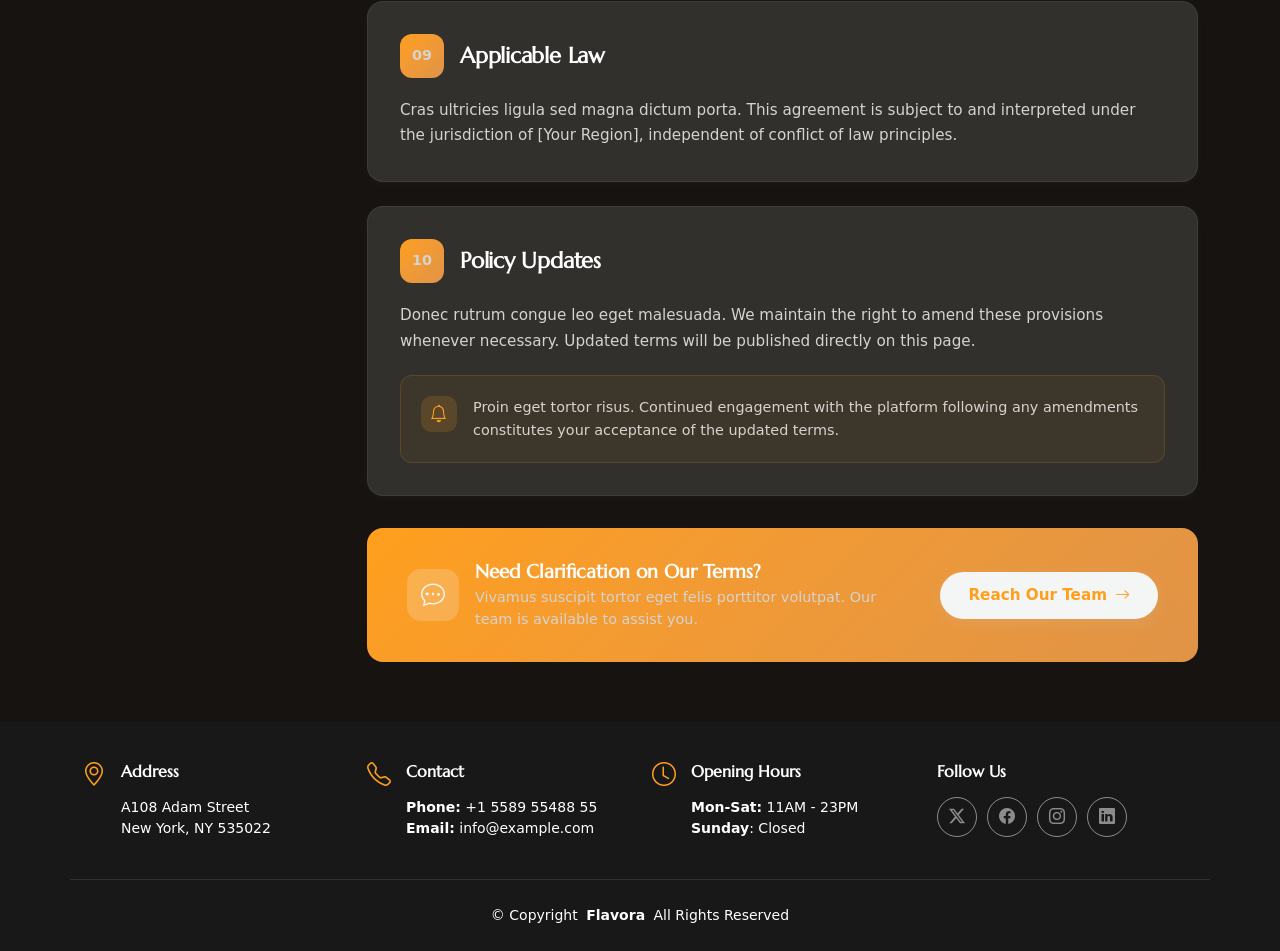
<file: terms.html>
<!DOCTYPE html>
<html lang="en">

<head>
  <meta charset="utf-8">
  <meta content="width=device-width, initial-scale=1.0" name="viewport">
  <title>Terms - Flavora Bootstrap Template</title>
  <meta name="description" content="">
  <meta name="keywords" content="">

  <!-- Favicons -->
  <link href="assets/img/favicon.png" rel="icon">
  <link href="assets/img/apple-touch-icon.png" rel="apple-touch-icon">

  <!-- Fonts -->
  <link href="https://fonts.googleapis.com" rel="preconnect">
  <link href="https://fonts.gstatic.com" rel="preconnect" crossorigin>
  <link href="https://fonts.googleapis.com/css2?family=Roboto:ital,wght@0,100;0,300;0,400;0,500;0,700;0,900;1,100;1,300;1,400;1,500;1,700;1,900&family=Poppins:ital,wght@0,100;0,200;0,300;0,400;0,500;0,600;0,700;0,800;0,900;1,100;1,200;1,300;1,400;1,500;1,600;1,700;1,800;1,900&family=Marcellus:wght@400&display=swap" rel="stylesheet">

  <!-- Vendor CSS Files -->
  <link href="assets/vendor/bootstrap/css/bootstrap.min.css" rel="stylesheet">
  <link href="assets/vendor/bootstrap-icons/bootstrap-icons.css" rel="stylesheet">
  <link href="assets/vendor/aos/aos.css" rel="stylesheet">
  <link href="assets/vendor/swiper/swiper-bundle.min.css" rel="stylesheet">
  <link href="assets/vendor/glightbox/css/glightbox.min.css" rel="stylesheet">

  <!-- Main CSS File -->
  <link href="assets/css/main.css" rel="stylesheet">

  <!-- =======================================================
  * Template Name: Flavora
  * Template URL: https://bootstrapmade.com/flavora-bootstrap-restaurant-template/
  * Updated: Mar 22 2026 with Bootstrap v5.3.8
  * Author: BootstrapMade.com
  * License: https://bootstrapmade.com/license/
  ======================================================== -->
</head>

<body class="terms-page">

  <header id="header" class="header fixed-top">

    <div class="topbar d-flex align-items-center dark-background">
      <div class="container d-flex justify-content-center justify-content-md-between">
        <div class="contact-info d-flex align-items-center">
          <i class="bi bi-envelope d-flex align-items-center"><a href="mailto:contact@example.com">contact@example.com</a></i>
          <i class="bi bi-phone d-flex align-items-center ms-4"><span>+1 5589 55488 55</span></i>
        </div>
        <div class="social-links d-none d-md-flex align-items-center">
          <a href="#" class="twitter"><i class="bi bi-twitter-x"></i></a>
          <a href="#" class="facebook"><i class="bi bi-facebook"></i></a>
          <a href="#" class="instagram"><i class="bi bi-instagram"></i></a>
          <a href="#" class="linkedin"><i class="bi bi-linkedin"></i></a>
        </div>
      </div>
    </div><!-- End Top Bar -->

    <div class="branding d-flex align-items-cente">

      <div class="container position-relative d-flex align-items-center justify-content-between">
        <a href="index.html" class="logo d-flex align-items-center">
          <!-- Uncomment the line below if you also wish to use an image logo -->
          <!-- <img src="assets/img/logo.webp" alt=""> -->
          <h1 class="sitename">Flavora</h1>
        </a>

        <nav id="navmenu" class="navmenu">
          <ul>
            <li><a href="#hero">Home</a></li>
            <li><a href="#about">About</a></li>
            <li><a href="#menu">Menu</a></li>
            <li><a href="#book-a-table">Book a Table</a></li>
            <li><a href="#chefs">Chefs</a></li>
            <li><a href="#events">Events</a></li>
            <li class="dropdown"><a href="#"><span>Dropdown</span> <i class="bi bi-chevron-down toggle-dropdown"></i></a>
              <ul>
                <li><a href="#">Dropdown 1</a></li>
                <li class="dropdown"><a href="#"><span>Deep Dropdown</span> <i class="bi bi-chevron-down toggle-dropdown"></i></a>
                  <ul>
                    <li><a href="#">Deep Dropdown 1</a></li>
                    <li><a href="#">Deep Dropdown 2</a></li>
                    <li><a href="#">Deep Dropdown 3</a></li>
                    <li><a href="#">Deep Dropdown 4</a></li>
                    <li><a href="#">Deep Dropdown 5</a></li>
                  </ul>
                </li>
                <li><a href="#">Dropdown 2</a></li>
                <li><a href="#">Dropdown 3</a></li>
                <li><a href="#">Dropdown 4</a></li>
              </ul>
            </li>
            <li><a href="#contact">Contact</a></li>
          </ul>
          <i class="mobile-nav-toggle d-xl-none bi bi-list"></i>
        </nav>

      </div>

    </div>

  </header>

  <main class="main">

    <!-- Page Title -->
    <div class="page-title dark-background" data-aos="fade" style="background-image: url(assets/img/restaurant/showcase-8.webp);">
      <div class="container position-relative">
        <h1>Terms</h1>
        <p>Esse dolorum voluptatum ullam est sint nemo et est ipsa porro placeat quibusdam quia assumenda numquam molestias.</p>
        <nav class="breadcrumbs">
          <ol>
            <li><a href="index.html">Home</a></li>
            <li class="current">Terms</li>
          </ol>
        </nav>
      </div>
    </div><!-- End Page Title -->

    <!-- Terms Of Service Section -->
    <section id="terms-of-service" class="terms-of-service section">

      <div class="container" data-aos="fade-up" data-aos-delay="100">

        <!-- Page Header -->
        <div class="row justify-content-center mb-5">
          <div class="col-lg-8 text-center header-block" data-aos="fade-up">
            <span class="update-badge">Revised: March 15, 2026</span>
            <h2>Service Agreement</h2>
            <p>Kindly review the following terms before accessing or utilizing our platform</p>
          </div>
        </div>

        <!-- Main Content Area -->
        <div class="row g-4">

          <!-- Sidebar Navigation -->
          <div class="col-lg-3" data-aos="fade-right" data-aos-delay="100">
            <div class="sidebar-nav">
              <h5>Quick Navigation</h5>
              <ul>
                <li><a href="#"><i class="bi bi-check-circle"></i> Acceptance of Terms</a></li>
                <li><a href="#"><i class="bi bi-shield-lock"></i> Proprietary Rights</a></li>
                <li><a href="#"><i class="bi bi-person-badge"></i> Account Management</a></li>
                <li><a href="#"><i class="bi bi-slash-circle"></i> Restricted Conduct</a></li>
                <li><a href="#"><i class="bi bi-file-earmark-text"></i> Warranty Notice</a></li>
                <li><a href="#"><i class="bi bi-exclamation-diamond"></i> Liability Scope</a></li>
                <li><a href="#"><i class="bi bi-shield-check"></i> Hold Harmless</a></li>
                <li><a href="#"><i class="bi bi-x-octagon"></i> Account Closure</a></li>
                <li><a href="#"><i class="bi bi-bank"></i> Applicable Law</a></li>
                <li><a href="#"><i class="bi bi-arrow-repeat"></i> Policy Updates</a></li>
              </ul>
            </div>
          </div><!-- End Sidebar Navigation -->

          <!-- Content Sections -->
          <div class="col-lg-9">
            <div class="terms-body">

              <!-- Acceptance of Terms -->
              <div class="term-card" data-aos="fade-up" data-aos-delay="150">
                <div class="term-card-header">
                  <span class="term-number">01</span>
                  <h3>Acceptance of Terms</h3>
                </div>
                <p>Curabitur aliquet quam id dui posuere blandit. Vivamus magna justo, lacinia eget consectetur sed, convallis at tellus. By proceeding to use this platform, you acknowledge and consent to abide by every provision outlined herein.</p>
                <div class="highlight-callout">
                  <div class="callout-icon">
                    <i class="bi bi-lightbulb"></i>
                  </div>
                  <p>Nulla quis lorem ut libero malesuada feugiat. These provisions extend to every individual who interacts with or makes use of our digital services.</p>
                </div>
              </div><!-- End Term Card -->

              <!-- Proprietary Rights -->
              <div class="term-card" data-aos="fade-up" data-aos-delay="200">
                <div class="term-card-header">
                  <span class="term-number">02</span>
                  <h3>Proprietary Rights</h3>
                </div>
                <p>Praesent sapien massa, convallis a pellentesque nec, egestas non nisi. All platform materials, innovations, and capabilities remain under our exclusive ownership, safeguarded by global intellectual property statutes.</p>
                <div class="row g-3 mt-2">
                  <div class="col-md-6">
                    <div class="check-item">
                      <i class="bi bi-check2-circle"></i>
                      <span>All materials are exclusively owned by us</span>
                    </div>
                  </div>
                  <div class="col-md-6">
                    <div class="check-item">
                      <i class="bi bi-check2-circle"></i>
                      <span>Duplication or alteration is prohibited</span>
                    </div>
                  </div>
                  <div class="col-md-6">
                    <div class="check-item">
                      <i class="bi bi-check2-circle"></i>
                      <span>Brand marks require express authorization</span>
                    </div>
                  </div>
                  <div class="col-md-6">
                    <div class="check-item">
                      <i class="bi bi-check2-circle"></i>
                      <span>Intended solely for individual, non-commercial use</span>
                    </div>
                  </div>
                </div>
              </div><!-- End Term Card -->

              <!-- Account Management -->
              <div class="term-card" data-aos="fade-up" data-aos-delay="150">
                <div class="term-card-header">
                  <span class="term-number">03</span>
                  <h3>Account Management</h3>
                </div>
                <p>Vestibulum ante ipsum primis in faucibus orci luctus et ultrices posuere cubilia Curae. Maintaining truthful and up-to-date details during registration is mandatory. Non-compliance may lead to prompt account suspension.</p>
                <div class="warning-banner">
                  <div class="warning-icon-wrap">
                    <i class="bi bi-shield-exclamation"></i>
                  </div>
                  <div class="warning-text">
                    <h5>Critical Reminder</h5>
                    <p>Donec sollicitudin molestie malesuada. You bear full responsibility for securing your credentials and any activity conducted through your account.</p>
                  </div>
                </div>
              </div><!-- End Term Card -->

              <!-- Restricted Conduct -->
              <div class="term-card" data-aos="fade-up" data-aos-delay="200">
                <div class="term-card-header">
                  <span class="term-number">04</span>
                  <h3>Restricted Conduct</h3>
                </div>
                <p>Pellentesque in ipsum id orci porta dapibus. The platform must only be utilized for its designated and lawful purposes.</p>
                <div class="row g-3 mt-2">
                  <div class="col-md-6">
                    <div class="restrict-item">
                      <i class="bi bi-ban"></i>
                      <span>Automated bulk data extraction</span>
                    </div>
                  </div>
                  <div class="col-md-6">
                    <div class="restrict-item">
                      <i class="bi bi-ban"></i>
                      <span>Distribution of harmful material</span>
                    </div>
                  </div>
                  <div class="col-md-6">
                    <div class="restrict-item">
                      <i class="bi bi-ban"></i>
                      <span>Unauthorized iframe embedding</span>
                    </div>
                  </div>
                  <div class="col-md-6">
                    <div class="restrict-item">
                      <i class="bi bi-ban"></i>
                      <span>Bypassing security mechanisms</span>
                    </div>
                  </div>
                </div>
              </div><!-- End Term Card -->

              <!-- Warranty Notice -->
              <div class="term-card" data-aos="fade-up" data-aos-delay="150">
                <div class="term-card-header">
                  <span class="term-number">05</span>
                  <h3>Warranty Notice</h3>
                </div>
                <p>Sed porttitor lectus nibh. Utilization of our platform is entirely at your own discretion. We deliver the service on an "AS IS" and "AS AVAILABLE" basis, free from guarantees of any nature.</p>
                <div class="disclaimer-panel">
                  <p class="panel-lead">We make no assurances that:</p>
                  <ul>
                    <li>The platform will satisfy all of your expectations</li>
                    <li>Availability will be continuous and free from disruptions</li>
                    <li>Outcomes produced will be precise and reliable</li>
                    <li>Identified defects will be promptly resolved</li>
                  </ul>
                </div>
              </div><!-- End Term Card -->

              <!-- Liability Scope -->
              <div class="term-card" data-aos="fade-up" data-aos-delay="200">
                <div class="term-card-header">
                  <span class="term-number">06</span>
                  <h3>Liability Scope</h3>
                </div>
                <p>Mauris blandit aliquet elit, eget tincidunt nibh pulvinar a. Under no circumstances shall we bear responsibility for indirect, punitive, incidental, special, or consequential losses stemming from platform usage.</p>
              </div><!-- End Term Card -->

              <!-- Hold Harmless -->
              <div class="term-card" data-aos="fade-up" data-aos-delay="150">
                <div class="term-card-header">
                  <span class="term-number">07</span>
                  <h3>Hold Harmless</h3>
                </div>
                <p>Quisque velit nisi, pretium ut lacinia in, elementum id enim. You consent to protect, indemnify, and shield us from any demands, obligations, or expenditures connected to your use of the platform.</p>
              </div><!-- End Term Card -->

              <!-- Account Closure -->
              <div class="term-card" data-aos="fade-up" data-aos-delay="200">
                <div class="term-card-header">
                  <span class="term-number">08</span>
                  <h3>Account Closure</h3>
                </div>
                <p>Nulla porttitor accumsan tincidunt. We retain the authority to suspend or permanently close your account at any time, without advance notification, particularly in cases of terms violation.</p>
              </div><!-- End Term Card -->

              <!-- Applicable Law -->
              <div class="term-card" data-aos="fade-up" data-aos-delay="150">
                <div class="term-card-header">
                  <span class="term-number">09</span>
                  <h3>Applicable Law</h3>
                </div>
                <p>Cras ultricies ligula sed magna dictum porta. This agreement is subject to and interpreted under the jurisdiction of [Your Region], independent of conflict of law principles.</p>
              </div><!-- End Term Card -->

              <!-- Policy Updates -->
              <div class="term-card" data-aos="fade-up" data-aos-delay="200">
                <div class="term-card-header">
                  <span class="term-number">10</span>
                  <h3>Policy Updates</h3>
                </div>
                <p>Donec rutrum congue leo eget malesuada. We maintain the right to amend these provisions whenever necessary. Updated terms will be published directly on this page.</p>
                <div class="highlight-callout">
                  <div class="callout-icon">
                    <i class="bi bi-bell"></i>
                  </div>
                  <p>Proin eget tortor risus. Continued engagement with the platform following any amendments constitutes your acceptance of the updated terms.</p>
                </div>
              </div><!-- End Term Card -->

            </div><!-- End Terms Body -->

            <!-- Contact Banner -->
            <div class="support-banner" data-aos="fade-up" data-aos-delay="300">
              <div class="row align-items-center">
                <div class="col-md-8">
                  <div class="d-flex align-items-center gap-3">
                    <div class="banner-icon">
                      <i class="bi bi-chat-dots"></i>
                    </div>
                    <div>
                      <h4>Need Clarification on Our Terms?</h4>
                      <p>Vivamus suscipit tortor eget felis porttitor volutpat. Our team is available to assist you.</p>
                    </div>
                  </div>
                </div>
                <div class="col-md-4 text-md-end mt-3 mt-md-0">
                  <a href="#" class="support-btn">Reach Our Team <i class="bi bi-arrow-right"></i></a>
                </div>
              </div>
            </div><!-- End Support Banner -->

          </div>

        </div>

      </div>

    </section><!-- /Terms Of Service Section -->

  </main>

  <footer id="footer" class="footer dark-background">

    <div class="container">
      <div class="row gy-3">
        <div class="col-lg-3 col-md-6 d-flex">
          <i class="bi bi-geo-alt icon"></i>
          <div class="address">
            <h4>Address</h4>
            <p>A108 Adam Street</p>
            <p>New York, NY 535022</p>
            <p></p>
          </div>

        </div>

        <div class="col-lg-3 col-md-6 d-flex">
          <i class="bi bi-telephone icon"></i>
          <div>
            <h4>Contact</h4>
            <p>
              <strong>Phone:</strong> <span>+1 5589 55488 55</span><br>
              <strong>Email:</strong> <span>info@example.com</span><br>
            </p>
          </div>
        </div>

        <div class="col-lg-3 col-md-6 d-flex">
          <i class="bi bi-clock icon"></i>
          <div>
            <h4>Opening Hours</h4>
            <p>
              <strong>Mon-Sat:</strong> <span>11AM - 23PM</span><br>
              <strong>Sunday</strong>: <span>Closed</span>
            </p>
          </div>
        </div>

        <div class="col-lg-3 col-md-6">
          <h4>Follow Us</h4>
          <div class="social-links d-flex">
            <a href="#" class="twitter"><i class="bi bi-twitter-x"></i></a>
            <a href="#" class="facebook"><i class="bi bi-facebook"></i></a>
            <a href="#" class="instagram"><i class="bi bi-instagram"></i></a>
            <a href="#" class="linkedin"><i class="bi bi-linkedin"></i></a>
          </div>
        </div>

      </div>
    </div>

    <div class="container copyright text-center mt-4">
      <p>© <span>Copyright</span> <strong class="px-1 sitename">Flavora</strong> <span>All Rights Reserved</span></p>
    </div>

  </footer>

  <!-- Scroll Top -->
  <a href="#" id="scroll-top" class="scroll-top d-flex align-items-center justify-content-center"><i class="bi bi-arrow-up-short"></i></a>

  <!-- Preloader -->
  <div id="preloader"></div>

  <!-- Vendor JS Files -->
  <script src="assets/vendor/bootstrap/js/bootstrap.bundle.min.js"></script>
  <script src="assets/vendor/php-email-form/validate.js"></script>
  <script src="assets/vendor/aos/aos.js"></script>
  <script src="assets/vendor/imagesloaded/imagesloaded.pkgd.min.js"></script>
  <script src="assets/vendor/isotope-layout/isotope.pkgd.min.js"></script>
  <script src="assets/vendor/swiper/swiper-bundle.min.js"></script>
  <script src="assets/vendor/glightbox/js/glightbox.min.js"></script>

  <!-- Main JS File -->
  <script src="assets/js/main.js"></script>

</body>

</html>
</file>
<file: assets/css/main.css>
/**
* Template Name: Flavora
* Template URL: https://bootstrapmade.com/flavora-bootstrap-restaurant-template/
* Updated: Mar 22 2026 with Bootstrap v5.3.8
* Author: BootstrapMade.com
* License: https://bootstrapmade.com/license/
*/

@charset "UTF-8";

/*--------------------------------------------------------------
# Font & Color Variables
# Help: https://bootstrapmade.com/color-system/
--------------------------------------------------------------*/
/* Fonts */
:root {
  --default-font: "Roboto",  system-ui, -apple-system, "Segoe UI", Roboto, "Helvetica Neue", Arial, "Noto Sans", "Liberation Sans", sans-serif, "Apple Color Emoji", "Segoe UI Emoji", "Segoe UI Symbol", "Noto Color Emoji";
  --heading-font: "Marcellus",  sans-serif;
  --nav-font: "Poppins",  sans-serif;
}

/* Global Colors - The following color variables are used throughout the website. Updating them here will change the color scheme of the entire website */
:root { 
  --background-color: #202020; /* Background color for the entire website, including individual sections */
  --default-color: #d0d0d0; /* Default color used for the majority of the text content across the entire website */
  --heading-color: #ededed; /* Color for headings, subheadings and title throughout the website */
  --accent-color: #ff9f1c; /* Accent color that represents your brand on the website. It's used for buttons, links, and other elements that need to stand out */
  --surface-color: #31302d; /* The surface color is used as a background of boxed elements within sections, such as cards, icon boxes, or other elements that require a visual separation from the global background. */
  --contrast-color: #f3f6f4; /* Contrast color for text, ensuring readability against backgrounds of accent, heading, or default colors. */
}

/* Nav Menu Colors - The following color variables are used specifically for the navigation menu. They are separate from the global colors to allow for more customization options */
:root {
  --nav-color: #d0d0d0;  /* The default color of the main navmenu links */
  --nav-hover-color: #ff9f1c; /* Applied to main navmenu links when they are hovered over or active */
  --nav-mobile-background-color: #393939; /* Used as the background color for mobile navigation menu */
  --nav-dropdown-background-color: #393939; /* Used as the background color for dropdown items that appear when hovering over primary navigation items */
  --nav-dropdown-color: #d0d0d0; /* Used for navigation links of the dropdown items in the navigation menu. */
  --nav-dropdown-hover-color: #ff9f1c; /* Similar to --nav-hover-color, this color is applied to dropdown navigation links when they are hovered over. */
}

/* Color Presets - These classes override global colors when applied to any section or element, providing reuse of the sam color scheme. */

.light-background {
  --background-color: #202020;
  --surface-color: #454444;
}

.dark-background {
  --background-color: #191818;
  --default-color: #ffffff;
  --heading-color: #ffffff;
  --surface-color: #252525;
  --contrast-color: #ffffff;
}

/* Smooth scroll */
:root {
  scroll-behavior: smooth;
}

/*--------------------------------------------------------------
# General Styling & Shared Classes
--------------------------------------------------------------*/
body {
  color: var(--default-color);
  background-color: var(--background-color);
}

a {
  color: var(--accent-color);
  text-decoration: none;
  transition: 0.3s;
}

a:hover {
  color: color-mix(in srgb, var(--accent-color), transparent 25%);
  text-decoration: none;
}

h1,
h2,
h3,
h4,
h5,
h6 {
  color: var(--heading-color);
  font-family: var(--heading-font);
}

/* PHP Email Form Messages
------------------------------*/
.php-email-form .error-message {
  display: none;
  background: #df1529;
  color: #ffffff;
  text-align: left;
  padding: 15px;
  margin-bottom: 24px;
  font-weight: 600;
}

.php-email-form .sent-message {
  display: none;
  color: #ffffff;
  background: #059652;
  text-align: center;
  padding: 15px;
  margin-bottom: 24px;
  font-weight: 600;
}

.php-email-form .loading {
  display: none;
  background: var(--surface-color);
  text-align: center;
  padding: 15px;
  margin-bottom: 24px;
}

.php-email-form .loading:before {
  content: "";
  display: inline-block;
  border-radius: 50%;
  width: 24px;
  height: 24px;
  margin: 0 10px -6px 0;
  border: 3px solid var(--accent-color);
  border-top-color: var(--surface-color);
  animation: php-email-form-loading 1s linear infinite;
}

@keyframes php-email-form-loading {
  0% {
    transform: rotate(0deg);
  }

  100% {
    transform: rotate(360deg);
  }
}

/*--------------------------------------------------------------
# Global Header
--------------------------------------------------------------*/
.header {
  --background-color: rgba(0, 0, 0, 0);
  --heading-color: #ffffff;
  color: var(--default-color);
  transition: all 0.5s;
  z-index: 997;
  background-color: var(--background-color);
}

.header .topbar {
  background-color: var(--background-color);
  height: 40px;
  padding: 0;
  font-size: 14px;
  transition: all 0.5s;
}

.header .topbar .contact-info i {
  font-style: normal;
  color: var(--contrast-color);
}

.header .topbar .contact-info i a,
.header .topbar .contact-info i span {
  padding-left: 5px;
  color: var(--contrast-color);
}

@media (max-width: 575px) {

  .header .topbar .contact-info i a,
  .header .topbar .contact-info i span {
    font-size: 13px;
  }
}

.header .topbar .contact-info i a {
  line-height: 0;
  transition: 0.3s;
}

.header .topbar .contact-info i a:hover {
  color: var(--contrast-color);
  text-decoration: underline;
}

.header .topbar .social-links a {
  color: color-mix(in srgb, var(--contrast-color), transparent 40%);
  line-height: 0;
  transition: 0.3s;
  margin-left: 20px;
}

.header .topbar .social-links a:hover {
  color: var(--contrast-color);
}

.header .branding {
  min-height: 60px;
  padding: 10px 0;
}

.header .logo {
  line-height: 1;
}

.header .logo img {
  max-height: 36px;
  margin-right: 8px;
}

.header .logo h1 {
  font-size: 30px;
  margin: 0;
  font-weight: 700;
  color: var(--heading-color);
}

.scrolled .header {
  box-shadow: 0px 0 18px rgba(0, 0, 0, 0.1);
}

.scrolled .header .topbar {
  height: 0;
  visibility: hidden;
  overflow: hidden;
}

/* Global Header on Scroll
------------------------------*/
.scrolled .header {
  --background-color: rgba(0, 0, 0, 0.9);
}

/*--------------------------------------------------------------
# Navigation Menu
--------------------------------------------------------------*/
/* Navmenu - Desktop */
@media (min-width: 1200px) {
  .navmenu {
    padding: 0;
  }

  .navmenu ul {
    margin: 0;
    padding: 0;
    display: flex;
    list-style: none;
    align-items: center;
  }

  .navmenu li {
    position: relative;
  }

  .navmenu a,
  .navmenu a:focus {
    color: var(--nav-color);
    padding: 18px 15px;
    font-size: 15px;
    font-family: var(--nav-font);
    font-weight: 400;
    display: flex;
    align-items: center;
    justify-content: space-between;
    white-space: nowrap;
    transition: 0.3s;
  }

  .navmenu a i,
  .navmenu a:focus i {
    font-size: 12px;
    line-height: 0;
    margin-left: 5px;
    transition: 0.3s;
  }

  .navmenu li:last-child a {
    padding-right: 0;
  }

  .navmenu li:hover>a,
  .navmenu .active,
  .navmenu .active:focus {
    color: var(--nav-hover-color);
  }

  .navmenu .dropdown ul {
    margin: 0;
    padding: 10px 0;
    background: var(--nav-dropdown-background-color);
    display: block;
    position: absolute;
    visibility: hidden;
    left: 14px;
    top: 130%;
    opacity: 0;
    transition: 0.3s;
    border-radius: 4px;
    z-index: 99;
    box-shadow: 0px 0px 30px rgba(0, 0, 0, 0.1);
  }

  .navmenu .dropdown ul li {
    min-width: 200px;
  }

  .navmenu .dropdown ul a {
    padding: 10px 20px;
    font-size: 15px;
    text-transform: none;
    color: var(--nav-dropdown-color);
  }

  .navmenu .dropdown ul a i {
    font-size: 12px;
  }

  .navmenu .dropdown ul a:hover,
  .navmenu .dropdown ul .active:hover,
  .navmenu .dropdown ul li:hover>a {
    color: var(--nav-dropdown-hover-color);
  }

  .navmenu .dropdown:hover>ul {
    opacity: 1;
    top: 100%;
    visibility: visible;
  }

  .navmenu .dropdown .dropdown ul {
    top: 0;
    left: -90%;
    visibility: hidden;
  }

  .navmenu .dropdown .dropdown:hover>ul {
    opacity: 1;
    top: 0;
    left: -100%;
    visibility: visible;
  }
}

/* Navmenu - Mobile */
@media (max-width: 1199px) {
  .mobile-nav-toggle {
    color: var(--nav-color);
    font-size: 28px;
    line-height: 0;
    margin-right: 10px;
    cursor: pointer;
    transition: color 0.3s;
  }

  .navmenu {
    padding: 0;
    z-index: 9997;
  }

  .navmenu ul {
    display: none;
    list-style: none;
    position: absolute;
    inset: 60px 20px 20px 20px;
    padding: 10px 0;
    margin: 0;
    border-radius: 6px;
    background-color: var(--nav-mobile-background-color);
    overflow-y: auto;
    transition: 0.3s;
    z-index: 9998;
    box-shadow: 0px 0px 30px rgba(0, 0, 0, 0.1);
  }

  .navmenu a,
  .navmenu a:focus {
    color: var(--nav-dropdown-color);
    padding: 10px 20px;
    font-family: var(--nav-font);
    font-size: 17px;
    font-weight: 500;
    display: flex;
    align-items: center;
    justify-content: space-between;
    white-space: nowrap;
    transition: 0.3s;
  }

  .navmenu a i,
  .navmenu a:focus i {
    font-size: 12px;
    line-height: 0;
    margin-left: 5px;
    width: 30px;
    height: 30px;
    display: flex;
    align-items: center;
    justify-content: center;
    border-radius: 50%;
    transition: 0.3s;
    background-color: color-mix(in srgb, var(--accent-color), transparent 90%);
  }

  .navmenu a i:hover,
  .navmenu a:focus i:hover {
    background-color: var(--accent-color);
    color: var(--contrast-color);
  }

  .navmenu a:hover,
  .navmenu .active,
  .navmenu .active:focus {
    color: var(--nav-dropdown-hover-color);
  }

  .navmenu .active i,
  .navmenu .active:focus i {
    background-color: var(--accent-color);
    color: var(--contrast-color);
    transform: rotate(180deg);
  }

  .navmenu .dropdown ul {
    position: static;
    display: none;
    z-index: 99;
    padding: 10px 0;
    margin: 10px 20px;
    background-color: var(--nav-dropdown-background-color);
    border: 1px solid color-mix(in srgb, var(--default-color), transparent 90%);
    box-shadow: none;
    transition: all 0.5s ease-in-out;
  }

  .navmenu .dropdown ul ul {
    background-color: rgba(33, 37, 41, 0.1);
  }

  .navmenu .dropdown>.dropdown-active {
    display: block;
    background-color: rgba(33, 37, 41, 0.03);
  }

  .mobile-nav-active {
    overflow: hidden;
  }

  .mobile-nav-active .mobile-nav-toggle {
    color: #fff;
    position: absolute;
    font-size: 32px;
    top: 15px;
    right: 15px;
    margin-right: 0;
    z-index: 9999;
  }

  .mobile-nav-active .navmenu {
    position: fixed;
    overflow: hidden;
    inset: 0;
    background: rgba(33, 37, 41, 0.8);
    transition: 0.3s;
  }

  .mobile-nav-active .navmenu>ul {
    display: block;
  }
}

/*--------------------------------------------------------------
# Global Footer
--------------------------------------------------------------*/
.footer {
  color: var(--default-color);
  background-color: var(--background-color);
  font-size: 14px;
  padding: 40px 0 0 0;
  position: relative;
}

.footer .icon {
  color: var(--accent-color);
  margin-right: 15px;
  font-size: 24px;
  line-height: 0;
}

.footer h4 {
  font-size: 16px;
  font-weight: 700;
  margin-bottom: 15px;
}

.footer .address p {
  margin-bottom: 0px;
}

.footer .social-links a {
  display: flex;
  align-items: center;
  justify-content: center;
  width: 40px;
  height: 40px;
  border-radius: 50%;
  border: 1px solid color-mix(in srgb, var(--default-color), transparent 50%);
  font-size: 16px;
  color: color-mix(in srgb, var(--default-color), transparent 50%);
  margin-right: 10px;
  transition: 0.3s;
}

.footer .social-links a:hover {
  color: var(--accent-color);
  border-color: var(--accent-color);
}

.footer .copyright {
  padding: 25px 0;
  border-top: 1px solid color-mix(in srgb, var(--default-color), transparent 90%);
}

.footer .copyright p {
  margin-bottom: 0;
}

.footer .credits {
  margin-top: 5px;
  font-size: 13px;
}

/*--------------------------------------------------------------
# Preloader
--------------------------------------------------------------*/
#preloader {
  position: fixed;
  inset: 0;
  z-index: 999999;
  overflow: hidden;
  background: var(--background-color);
  transition: all 0.6s ease-out;
}

#preloader:before {
  content: "";
  position: fixed;
  top: calc(50% - 30px);
  left: calc(50% - 30px);
  border: 6px solid #ffffff;
  border-color: var(--accent-color) transparent var(--accent-color) transparent;
  border-radius: 50%;
  width: 60px;
  height: 60px;
  animation: animate-preloader 1.5s linear infinite;
}

@keyframes animate-preloader {
  0% {
    transform: rotate(0deg);
  }

  100% {
    transform: rotate(360deg);
  }
}

/*--------------------------------------------------------------
# Scroll Top Button
--------------------------------------------------------------*/
.scroll-top {
  position: fixed;
  visibility: hidden;
  opacity: 0;
  right: 15px;
  bottom: -15px;
  z-index: 99999;
  background-color: var(--accent-color);
  width: 44px;
  height: 44px;
  border-radius: 50px;
  transition: all 0.4s;
}

.scroll-top i {
  font-size: 24px;
  color: var(--contrast-color);
  line-height: 0;
}

.scroll-top:hover {
  background-color: color-mix(in srgb, var(--accent-color), transparent 20%);
  color: var(--contrast-color);
}

.scroll-top.active {
  visibility: visible;
  opacity: 1;
  bottom: 15px;
}

/*--------------------------------------------------------------
# Disable aos animation delay on mobile devices
--------------------------------------------------------------*/
@media screen and (max-width: 768px) {
  [data-aos-delay] {
    transition-delay: 0 !important;
  }
}

/*--------------------------------------------------------------
# Global Page Titles & Breadcrumbs
--------------------------------------------------------------*/
.page-title {
  color: var(--default-color);
  background-color: var(--background-color);
  background-size: cover;
  background-position: center;
  background-repeat: no-repeat;
  padding: 160px 0 80px 0;
  text-align: center;
  position: relative;
}

.page-title:before {
  content: "";
  background-color: color-mix(in srgb, var(--background-color), transparent 50%);
  position: absolute;
  inset: 0;
}

.page-title h1 {
  font-size: 42px;
  font-weight: 700;
  margin-bottom: 10px;
}

.page-title .breadcrumbs ol {
  display: flex;
  flex-wrap: wrap;
  list-style: none;
  justify-content: center;
  padding: 0;
  margin: 0;
  font-size: 16px;
  font-weight: 400;
}

.page-title .breadcrumbs ol li+li {
  padding-left: 10px;
}

.page-title .breadcrumbs ol li+li::before {
  content: "/";
  display: inline-block;
  padding-right: 10px;
  color: color-mix(in srgb, var(--default-color), transparent 50%);
}

/*--------------------------------------------------------------
# Global Sections
--------------------------------------------------------------*/
section,
.section {
  color: var(--default-color);
  background-color: var(--background-color);
  padding: 60px 0;
  scroll-margin-top: 78px;
  overflow: clip;
  position: relative;
}

@media (max-width: 1199px) {

  section,
  .section {
    scroll-margin-top: 60px;
  }
}

/*--------------------------------------------------------------
# Global Section Titles
--------------------------------------------------------------*/
.section-title {
  text-align: center;
  padding-bottom: 60px;
  position: relative;
}

.section-title h2 {
  font-size: 32px;
  font-weight: 700;
  margin-bottom: 20px;
  padding-bottom: 20px;
  position: relative;
}

.section-title h2:before {
  content: "";
  position: absolute;
  display: block;
  width: 160px;
  height: 1px;
  background: color-mix(in srgb, var(--default-color), transparent 60%);
  left: 0;
  right: 0;
  bottom: 1px;
  margin: auto;
}

.section-title h2::after {
  content: "";
  position: absolute;
  display: block;
  width: 60px;
  height: 3px;
  background: var(--accent-color);
  left: 0;
  right: 0;
  bottom: 0;
  margin: auto;
}

.section-title p {
  margin-bottom: 0;
}

/*--------------------------------------------------------------
# Hero Section
--------------------------------------------------------------*/
.hero {
  padding: 0;
}

.hero .hero-carousel {
  position: relative;
  overflow: hidden;
}

.hero .hero-slide {
  min-height: calc(100vh - 92px);
  background-size: cover;
  background-position: center;
  display: flex;
  align-items: center;
  padding: 120px 0 160px;
  position: relative;
}

.hero .hero-slide::before {
  content: "";
  position: absolute;
  inset: 0;
  background: linear-gradient(105deg, color-mix(in srgb, var(--background-color), transparent 5%) 0%, color-mix(in srgb, var(--background-color), transparent 30%) 40%, color-mix(in srgb, var(--background-color), transparent 75%) 95%, transparent 100%);
}

.hero .hero-content {
  position: relative;
  z-index: 2;
}

.hero .hero-content .hero-tag {
  display: inline-block;
  font-size: 0.72rem;
  font-weight: 600;
  letter-spacing: 2.5px;
  text-transform: uppercase;
  color: var(--accent-color);
  border: 1px solid var(--accent-color);
  padding: 5px 15px;
  border-radius: 20px;
  margin-bottom: 22px;
}

.hero .hero-content h1 {
  font-size: clamp(2.4rem, 5vw, 4rem);
  font-weight: 700;
  line-height: 1.15;
  margin-bottom: 20px;
}

.hero .hero-content h1 em {
  font-style: italic;
  color: var(--accent-color);
}

.hero .hero-content p {
  font-size: 1.05rem;
  max-width: 460px;
  margin-bottom: 36px;
  line-height: 1.75;
}

.hero .hero-content .hero-actions {
  display: flex;
  gap: 28px;
  flex-wrap: wrap;
  align-items: center;
}

.hero .hero-content .hero-actions .btn-book {
  display: inline-block;
  background-color: var(--accent-color);
  color: var(--contrast-color);
  padding: 14px 34px;
  border-radius: 4px;
  font-weight: 600;
  font-size: 0.9rem;
  letter-spacing: 0.4px;
  transition: background-color 0.3s ease, transform 0.3s ease;
}

.hero .hero-content .hero-actions .btn-book:hover {
  background-color: color-mix(in srgb, var(--accent-color), transparent 20%);
  color: var(--contrast-color);
  transform: translateY(-2px);
}

.hero .hero-content .hero-actions .btn-menu {
  display: inline-flex;
  align-items: center;
  gap: 7px;
  font-weight: 600;
  font-size: 0.9rem;
  padding-bottom: 4px;
  border-bottom: 2px solid color-mix(in srgb, var(--default-color), transparent 55%);
  transition: color 0.3s ease, border-color 0.3s ease;
}

.hero .hero-content .hero-actions .btn-menu i {
  transition: transform 0.3s ease;
}

.hero .hero-content .hero-actions .btn-menu:hover {
  color: var(--accent-color);
  border-bottom-color: var(--accent-color);
}

.hero .hero-content .hero-actions .btn-menu:hover i {
  transform: translateX(5px);
}

.hero .hero-prev,
.hero .hero-next {
  width: 52px;
  height: 52px;
  background-color: color-mix(in srgb, var(--default-color), transparent 80%);
  border: 1px solid color-mix(in srgb, var(--contrast-color), transparent 60%);
  border-radius: 50%;
  top: 50%;
  transform: translateY(-50%);
  display: flex;
  align-items: center;
  justify-content: center;
  opacity: 1;
  transition: background-color 0.3s ease, border-color 0.3s ease;
}

.hero .hero-prev i,
.hero .hero-next i {
  font-size: 1.2rem;
  color: var(--contrast-color);
}

.hero .hero-prev::after,
.hero .hero-next::after {
  display: none;
}

.hero .hero-prev:hover,
.hero .hero-next:hover {
  background-color: var(--accent-color);
  border-color: var(--accent-color);
  opacity: 1;
}

@media (max-width: 768px) {

  .hero .hero-prev,
  .hero .hero-next {
    display: none;
  }
}

.hero .hero-prev {
  left: 28px;
}

.hero .hero-next {
  right: 28px;
}

.hero .hero-indicators {
  position: absolute;
  bottom: 75px;
  left: 0;
  right: 0;
  display: flex;
  justify-content: center;
  gap: 8px;
  z-index: 5;
  padding: 0;
  margin: 0;
  list-style: none;
}

.hero .hero-indicators li {
  width: 28px;
  height: 3px;
  background-color: color-mix(in srgb, var(--contrast-color), transparent 60%);
  border: none;
  border-radius: 2px;
  padding: 0;
  cursor: pointer;
  transition: width 0.4s ease, background-color 0.3s ease;
  opacity: 1;
  text-indent: 0;
  margin: 0;
}

.hero .hero-indicators li.active {
  width: 60px;
  background-color: var(--accent-color);
}

.hero .hero-info-bar .info-bar-item {
  display: flex;
  align-items: center;
  gap: 16px;
  padding: 26px 36px;
  transition: 0.3s;
}

.hero .hero-info-bar .info-bar-item:hover {
  background-color: color-mix(in srgb, var(--accent-color), transparent 90%);
}

.hero .hero-info-bar .info-bar-item i {
  font-size: 1.7rem;
  color: var(--accent-color);
  flex-shrink: 0;
}

.hero .hero-info-bar .info-bar-item .info-bar-text {
  display: flex;
  flex-direction: column;
  gap: 2px;
}

.hero .hero-info-bar .info-bar-item .info-bar-text span {
  font-size: 0.7rem;
  text-transform: uppercase;
  letter-spacing: 1.5px;
}

.hero .hero-info-bar .info-bar-item .info-bar-text strong {
  font-size: 0.92rem;
  font-weight: 600;
}

@media (max-width: 768px) {
  .hero .hero-info-bar .info-bar-item {
    border-right: none;
    border-bottom: 1px solid color-mix(in srgb, var(--contrast-color), transparent 88%);
    padding: 18px 24px;
  }

  .hero .hero-info-bar .info-bar-item:last-child {
    border-bottom: none;
  }
}

@media (max-width: 768px) {
  .hero .hero-slide {
    padding: 100px 0 130px;
  }

  .hero .hero-indicators {
    bottom: 50px;
  }
}

/*--------------------------------------------------------------
# About Section
--------------------------------------------------------------*/
.about {
  position: relative;
  overflow: hidden;
}

.about::before {
  content: "";
  position: absolute;
  top: -120px;
  right: -100px;
  width: 400px;
  height: 400px;
  border-radius: 50%;
  background: radial-gradient(circle, color-mix(in srgb, var(--accent-color) 8%, transparent), transparent 70%);
  pointer-events: none;
  z-index: 0;
}

.about::after {
  content: "";
  position: absolute;
  bottom: -80px;
  left: -60px;
  width: 300px;
  height: 300px;
  border-radius: 50%;
  background: radial-gradient(circle, color-mix(in srgb, var(--accent-color) 6%, transparent), transparent 70%);
  pointer-events: none;
  z-index: 0;
}

.about .container {
  position: relative;
  z-index: 1;
}

.about .info-block .badge-label {
  display: inline-block;
  font-size: 13px;
  font-weight: 600;
  letter-spacing: 0.05em;
  text-transform: uppercase;
  color: var(--accent-color);
  background: color-mix(in srgb, var(--accent-color) 10%, var(--background-color));
  padding: 6px 16px;
  border-radius: 20px;
  margin-bottom: 16px;
}

.about .info-block h2 {
  font-size: 36px;
  font-weight: 700;
  letter-spacing: -0.01em;
  line-height: 1.25;
  margin-bottom: 20px;
}

.about .info-block .lead-text {
  font-size: 1.1rem;
  color: color-mix(in srgb, var(--default-color), transparent 15%);
  margin-bottom: 12px;
  line-height: 1.7;
}

.about .info-block p {
  line-height: 1.7;
}

.about .highlight-card {
  padding: 28px 24px;
  background: var(--surface-color);
  border-radius: 12px;
  border: 1px solid color-mix(in srgb, var(--default-color) 10%, transparent);
  box-shadow: 0 4px 12px color-mix(in srgb, var(--default-color) 6%, transparent);
  transition: all 0.3s cubic-bezier(0.4, 0, 0.2, 1);
  height: 100%;
}

.about .highlight-card:hover {
  transform: translateY(-6px);
  box-shadow: 0 12px 32px color-mix(in srgb, var(--default-color) 12%, transparent);
  border-color: color-mix(in srgb, var(--accent-color) 30%, transparent);
}

.about .highlight-card .icon-wrap {
  width: 52px;
  height: 52px;
  display: flex;
  align-items: center;
  justify-content: center;
  border-radius: 12px;
  background: linear-gradient(135deg, var(--accent-color), color-mix(in srgb, var(--accent-color) 80%, #6366f1));
  margin-bottom: 16px;
}

.about .highlight-card .icon-wrap i {
  font-size: 1.5rem;
  color: var(--contrast-color);
}

.about .highlight-card h4 {
  font-size: 1.1rem;
  font-weight: 600;
  margin-bottom: 8px;
}

.about .highlight-card p {
  margin-bottom: 0;
  font-size: 0.9rem;
  color: color-mix(in srgb, var(--default-color), transparent 25%);
}

.about .author-block .author-name {
  font-weight: 600;
  font-style: italic;
  margin-bottom: 6px;
  color: var(--heading-color);
}

.about .author-block img {
  max-width: 160px;
  height: auto;
  opacity: 0.85;
}

.about .visual-block {
  position: relative;
}

.about .visual-block .main-image-wrapper {
  position: relative;
}

.about .visual-block .main-image-wrapper img {
  border-radius: 16px;
  box-shadow: 0 12px 40px color-mix(in srgb, var(--default-color) 15%, transparent);
  border: 1px solid color-mix(in srgb, var(--default-color) 10%, transparent);
  transition: transform 0.3s ease;
}

.about .visual-block .main-image-wrapper img:hover {
  transform: scale(1.02);
}

.about .visual-block .floating-card {
  position: absolute;
  bottom: -20px;
  left: -20px;
  z-index: 3;
  background: linear-gradient(135deg, var(--accent-color), color-mix(in srgb, var(--accent-color) 80%, #6366f1));
  color: var(--contrast-color);
  padding: 20px 28px;
  border-radius: 16px;
  display: flex;
  flex-direction: column;
  align-items: center;
  box-shadow: 0 8px 24px color-mix(in srgb, var(--accent-color) 30%, transparent);
}

.about .visual-block .floating-card .metric-number {
  font-size: 2.8rem;
  font-weight: 700;
  line-height: 1;
  font-family: var(--heading-font);
}

.about .visual-block .floating-card .metric-label {
  font-size: 0.85rem;
  font-weight: 500;
  margin-top: 4px;
  white-space: nowrap;
}

.about .visual-block .row img {
  border-radius: 12px;
  box-shadow: 0 4px 16px color-mix(in srgb, var(--default-color) 10%, transparent);
  transition: transform 0.3s ease;
}

.about .visual-block .row img:hover {
  transform: scale(1.03);
}

@media (max-width: 992px) {
  .about .visual-block {
    margin-bottom: 2rem;
  }

  .about .visual-block .floating-card {
    bottom: -15px;
    left: -10px;
    padding: 14px 20px;
  }

  .about .visual-block .floating-card .metric-number {
    font-size: 2.2rem;
  }

  .about .visual-block .floating-card .metric-label {
    font-size: 0.8rem;
  }

  .about .info-block h2 {
    font-size: 28px;
  }
}

@media (max-width: 576px) {
  .about .visual-block .floating-card {
    position: relative;
    bottom: auto;
    left: auto;
    margin-top: 16px;
    text-align: center;
    border-radius: 12px;
  }

  .about .author-block img {
    max-width: 130px;
  }
}

/* --- Perbaikan Kontras Teks Card Tiga Pilar --- */

/* 1. Warna teks untuk card biasa (latar putih di kiri & kanan) */
.pillar-card h4 {
  color: #212529 !important; 
}

.pillar-card p, 
.pillar-card p.text-muted {
  color: #555555 !important; 
}

/* 2. Warna teks KHUSUS untuk card tengah (active-pillar / latar gelap) */
.pillar-card.active-pillar h4 {
  color: #ffffff !important; 
}

.pillar-card.active-pillar p, 
.pillar-card.active-pillar p.text-muted {
  color: #cccccc !important; 
}

/* 3. Menjaga warna ikon tetap oranye/emas seperti di gambar */
.pillar-card .pillar-icon i {
  color: #f39c12; 
}

/*--------------------------------------------------------------
# Menu Section
--------------------------------------------------------------*/
.menu .filter-tabs {
  margin-bottom: 48px;
}

.menu .filter-tabs ul {
  display: flex;
  justify-content: center;
  flex-wrap: wrap;
  gap: 0;
  list-style: none;
  margin: 0;
  padding: 0;
  border-bottom: 2px solid color-mix(in srgb, var(--default-color), transparent 88%);
}

.menu .filter-tabs ul li {
  padding: 14px 28px;
  font-size: 0.95rem;
  font-weight: 600;
  cursor: pointer;
  color: color-mix(in srgb, var(--default-color), transparent 35%);
  transition: all 0.3s ease;
  position: relative;
  letter-spacing: -0.01em;
}

.menu .filter-tabs ul li::after {
  content: "";
  position: absolute;
  bottom: -2px;
  left: 0;
  width: 100%;
  height: 3px;
  background: linear-gradient(135deg, var(--accent-color), color-mix(in srgb, var(--accent-color), #6366f1 20%));
  border-radius: 3px 3px 0 0;
  transform: scaleX(0);
  transition: transform 0.3s cubic-bezier(0.4, 0, 0.2, 1);
}

.menu .filter-tabs ul li:hover {
  color: var(--accent-color);
}

.menu .filter-tabs ul li.filter-active {
  color: var(--accent-color);
}

.menu .filter-tabs ul li.filter-active::after {
  transform: scaleX(1);
}

@media (max-width: 768px) {
  .menu .filter-tabs ul {
    gap: 0;
    border-bottom: none;
  }

  .menu .filter-tabs ul li {
    padding: 10px 16px;
    font-size: 0.85rem;
    border-bottom: 2px solid color-mix(in srgb, var(--default-color), transparent 88%);
  }
}

.menu .dish-row {
  display: flex;
  align-items: stretch;
  background: var(--surface-color);
  border-radius: 16px;
  overflow: hidden;
  border: 1px solid color-mix(in srgb, var(--default-color), transparent 90%);
  box-shadow: 0 4px 12px color-mix(in srgb, var(--default-color), transparent 94%);
  transition: all 0.3s cubic-bezier(0.4, 0, 0.2, 1);
  height: 100%;
}

.menu .dish-row:hover {
  transform: translateY(-6px);
  box-shadow: 0 12px 32px color-mix(in srgb, var(--default-color), transparent 88%);
  border-color: color-mix(in srgb, var(--accent-color), transparent 70%);
}

.menu .dish-row.highlighted {
  border-color: var(--accent-color);
  background: linear-gradient(135deg, color-mix(in srgb, var(--accent-color), transparent 96%), var(--surface-color));
}

.menu .dish-row.highlighted .dish-header h4::after {
  content: "★";
  margin-left: 8px;
  color: var(--accent-color);
  font-size: 0.85rem;
}

.menu .dish-row .dish-thumb {
  position: relative;
  flex: 0 0 140px;
  min-height: 160px;
  overflow: hidden;
}

.menu .dish-row .dish-thumb img {
  width: 100%;
  height: 100%;
  object-fit: cover;
  transition: transform 0.5s ease;
}

.menu .dish-row .dish-thumb:hover img {
  transform: scale(1.1);
}

.menu .dish-row .dish-thumb .tag-stack {
  position: absolute;
  top: 10px;
  left: 10px;
  display: flex;
  flex-direction: column;
  gap: 4px;
}

.menu .dish-row .dish-thumb .tag-stack .tag {
  font-size: 0.65rem;
  font-weight: 700;
  padding: 3px 8px;
  border-radius: 6px;
  text-transform: uppercase;
  letter-spacing: 0.5px;
  backdrop-filter: blur(8px);
}

.menu .dish-row .dish-thumb .tag-stack .tag.tag-veggie {
  background: color-mix(in srgb, #22c55e, transparent 20%);
  color: var(--contrast-color);
}

.menu .dish-row .dish-thumb .tag-stack .tag.tag-ocean {
  background: color-mix(in srgb, #3b82f6, transparent 20%);
  color: var(--contrast-color);
}

.menu .dish-row .dish-thumb .tag-stack .tag.tag-star {
  background: linear-gradient(135deg, var(--accent-color), color-mix(in srgb, var(--accent-color), #6366f1 30%));
  color: var(--contrast-color);
}

.menu .dish-row .dish-thumb .tag-stack .tag.tag-amber {
  background: color-mix(in srgb, #f59e0b, transparent 20%);
  color: var(--contrast-color);
}

.menu .dish-row .dish-thumb .tag-stack .tag.tag-exclusive {
  background: color-mix(in srgb, #8b5cf6, transparent 20%);
  color: var(--contrast-color);
}

.menu .dish-row .dish-thumb .tag-stack .tag.tag-leaf {
  background: color-mix(in srgb, #10b981, transparent 20%);
  color: var(--contrast-color);
}

.menu .dish-row .dish-thumb .tag-stack .tag.tag-crimson {
  background: color-mix(in srgb, #ef4444, transparent 20%);
  color: var(--contrast-color);
}

.menu .dish-row .dish-thumb .tag-stack .tag.tag-mint {
  background: color-mix(in srgb, #34d399, transparent 20%);
  color: var(--contrast-color);
}

.menu .dish-row .dish-info {
  flex: 1;
  padding: 24px;
  display: flex;
  flex-direction: column;
  justify-content: center;
}

.menu .dish-row .dish-info .dish-header {
  display: flex;
  justify-content: space-between;
  align-items: flex-start;
  margin-bottom: 10px;
  gap: 12px;
}

.menu .dish-row .dish-info .dish-header h4 {
  font-size: 1.1rem;
  font-weight: 700;
  margin: 0;
  letter-spacing: -0.01em;
  line-height: 1.3;
}

.menu .dish-row .dish-info .dish-header .dish-price {
  font-size: 1.15rem;
  font-weight: 700;
  color: var(--accent-color);
  white-space: nowrap;
  background: color-mix(in srgb, var(--accent-color), transparent 92%);
  padding: 4px 14px;
  border-radius: 20px;
}

.menu .dish-row .dish-info p {
  color: color-mix(in srgb, var(--default-color), transparent 30%);
  font-size: 0.88rem;
  line-height: 1.6;
  margin-bottom: 12px;
}

.menu .dish-row .dish-info .dish-meta .heat-indicator {
  display: flex;
  align-items: center;
  gap: 8px;
}

.menu .dish-row .dish-info .dish-meta .heat-indicator i {
  color: color-mix(in srgb, var(--default-color), transparent 50%);
  font-size: 0.85rem;
}

.menu .dish-row .dish-info .dish-meta .heat-indicator .heat-bar {
  display: block;
  width: 60px;
  height: 4px;
  background: color-mix(in srgb, var(--default-color), transparent 88%);
  border-radius: 4px;
  overflow: hidden;
}

.menu .dish-row .dish-info .dish-meta .heat-indicator .heat-bar .heat-fill {
  display: block;
  height: 100%;
  background: linear-gradient(90deg, #f59e0b, #ef4444);
  border-radius: 4px;
  transition: width 0.5s ease;
}

@media (max-width: 576px) {
  .menu .dish-row {
    flex-direction: column;
  }

  .menu .dish-row .dish-thumb {
    flex: 0 0 auto;
    min-height: 180px;
    height: 180px;
  }

  .menu .dish-row .dish-info {
    padding: 20px;
  }
}

.menu .info-strip {
  margin-top: 48px;
  padding: 20px 28px;
  border-radius: 12px;
  border: 1px solid color-mix(in srgb, var(--default-color), transparent 90%);
  background: color-mix(in srgb, var(--accent-color), transparent 96%);
}

.menu .info-strip .notice-inline {
  display: flex;
  align-items: center;
  gap: 12px;
  color: color-mix(in srgb, var(--default-color), transparent 20%);
  font-size: 0.9rem;
}

.menu .info-strip .notice-inline i {
  color: var(--accent-color);
  font-size: 1.2rem;
}

.menu .info-strip .download-link {
  display: inline-flex;
  align-items: center;
  gap: 8px;
  padding: 12px 28px;
  background: linear-gradient(135deg, var(--accent-color), color-mix(in srgb, var(--accent-color), #6366f1 20%));
  color: var(--contrast-color);
  text-decoration: none;
  border-radius: 24px;
  font-weight: 600;
  font-size: 0.9rem;
  box-shadow: 0 4px 14px color-mix(in srgb, var(--accent-color), transparent 70%);
  transition: all 0.3s ease;
}

.menu .info-strip .download-link:hover {
  transform: translateY(-2px);
  box-shadow: 0 6px 20px color-mix(in srgb, var(--accent-color), transparent 60%);
  color: var(--contrast-color);
}

.menu .info-strip .download-link i {
  font-size: 1.1rem;
}

@media (max-width: 992px) {
  .menu .info-strip {
    text-align: center;
  }

  .menu .info-strip .notice-inline {
    justify-content: center;
    margin-bottom: 16px;
  }

  .menu .info-strip .col-lg-4 {
    text-align: center !important;
  }
}

.menu .spotlight-section {
  margin-top: 64px;
  padding: 48px;
  border-radius: 20px;
  background: linear-gradient(135deg, color-mix(in srgb, var(--accent-color), transparent 94%), color-mix(in srgb, #6366f1, transparent 96%));
  border: 1px solid color-mix(in srgb, var(--accent-color), transparent 85%);
}

.menu .spotlight-section .spotlight-header {
  text-align: center;
  margin-bottom: 40px;
}

.menu .spotlight-section .spotlight-header .spotlight-label {
  display: inline-flex;
  align-items: center;
  gap: 6px;
  font-size: 0.8rem;
  font-weight: 700;
  text-transform: uppercase;
  letter-spacing: 1.5px;
  color: var(--accent-color);
  margin-bottom: 12px;
}

.menu .spotlight-section .spotlight-header .spotlight-label i {
  font-size: 0.9rem;
}

.menu .spotlight-section .spotlight-header h3 {
  font-size: 1.85rem;
  font-weight: 700;
  margin-bottom: 12px;
  letter-spacing: -0.01em;
}

.menu .spotlight-section .spotlight-header p {
  color: color-mix(in srgb, var(--default-color), transparent 35%);
  font-size: 1rem;
  max-width: 500px;
  margin: 0 auto;
}

.menu .spotlight-section .spotlight-card {
  background: var(--surface-color);
  border-radius: 16px;
  overflow: hidden;
  border: 1px solid color-mix(in srgb, var(--default-color), transparent 90%);
  box-shadow: 0 4px 12px color-mix(in srgb, var(--default-color), transparent 94%);
  transition: all 0.3s cubic-bezier(0.4, 0, 0.2, 1);
  height: 100%;
}

.menu .spotlight-section .spotlight-card:hover {
  transform: translateY(-4px);
  box-shadow: 0 12px 32px color-mix(in srgb, var(--default-color), transparent 88%);
}

.menu .spotlight-section .spotlight-card .spotlight-img {
  position: relative;
  height: 100%;
  min-height: 240px;
  overflow: hidden;
}

.menu .spotlight-section .spotlight-card .spotlight-img img {
  width: 100%;
  height: 100%;
  object-fit: cover;
  transition: transform 0.5s ease;
}

.menu .spotlight-section .spotlight-card .spotlight-img:hover img {
  transform: scale(1.08);
}

.menu .spotlight-section .spotlight-card .spotlight-img .pick-badge {
  position: absolute;
  top: 14px;
  left: 14px;
  width: 40px;
  height: 40px;
  border-radius: 50%;
  background: linear-gradient(135deg, var(--accent-color), color-mix(in srgb, var(--accent-color), #6366f1 30%));
  color: var(--contrast-color);
  display: flex;
  align-items: center;
  justify-content: center;
  font-size: 1rem;
  box-shadow: 0 4px 12px color-mix(in srgb, var(--accent-color), transparent 60%);
}

.menu .spotlight-section .spotlight-card .spotlight-body {
  padding: 28px 24px;
  display: flex;
  flex-direction: column;
  justify-content: center;
  height: 100%;
}

.menu .spotlight-section .spotlight-card .spotlight-body h4 {
  font-size: 1.2rem;
  font-weight: 700;
  margin-bottom: 10px;
  letter-spacing: -0.01em;
  line-height: 1.3;
}

.menu .spotlight-section .spotlight-card .spotlight-body p {
  color: color-mix(in srgb, var(--default-color), transparent 30%);
  font-size: 0.88rem;
  line-height: 1.65;
  margin-bottom: 16px;
}

.menu .spotlight-section .spotlight-card .spotlight-body .spotlight-footer {
  display: flex;
  justify-content: space-between;
  align-items: center;
  margin-bottom: 12px;
}

.menu .spotlight-section .spotlight-card .spotlight-body .spotlight-footer .spotlight-price {
  font-size: 1.3rem;
  font-weight: 700;
  color: var(--accent-color);
}

.menu .spotlight-section .spotlight-card .spotlight-body .spotlight-footer .spotlight-tags {
  display: flex;
  gap: 6px;
}

.menu .spotlight-section .spotlight-card .spotlight-body .spotlight-footer .spotlight-tags .micro-tag {
  font-size: 0.65rem;
  font-weight: 700;
  padding: 3px 8px;
  border-radius: 6px;
  text-transform: uppercase;
}

.menu .spotlight-section .spotlight-card .spotlight-body .spotlight-footer .spotlight-tags .micro-tag.gf {
  background: color-mix(in srgb, #f59e0b, transparent 88%);
  color: #d97706;
}

.menu .spotlight-section .spotlight-card .spotlight-body .spotlight-footer .spotlight-tags .micro-tag.df {
  background: color-mix(in srgb, #22c55e, transparent 88%);
  color: #16a34a;
}

.menu .spotlight-section .spotlight-card .spotlight-body .spotlight-footer .spotlight-tags .micro-tag.sf {
  background: color-mix(in srgb, #3b82f6, transparent 88%);
  color: #2563eb;
}

.menu .spotlight-section .spotlight-card .spotlight-body .spotlight-footer .spotlight-tags .micro-tag.lux {
  background: color-mix(in srgb, #eab308, transparent 88%);
  color: #a16207;
}

.menu .spotlight-section .spotlight-card .spotlight-body .prep-time {
  font-size: 0.82rem;
  color: color-mix(in srgb, var(--default-color), transparent 40%);
}

.menu .spotlight-section .spotlight-card .spotlight-body .prep-time i {
  color: var(--accent-color);
  margin-right: 4px;
}

@media (max-width: 768px) {
  .menu .spotlight-section {
    padding: 32px 20px;
  }

  .menu .spotlight-section .spotlight-header h3 {
    font-size: 1.5rem;
  }

  .menu .spotlight-section .spotlight-card .spotlight-img {
    min-height: 200px;
  }

  .menu .spotlight-section .spotlight-card .spotlight-body {
    padding: 20px 16px;
  }

  .menu .spotlight-section .spotlight-card .spotlight-body h4 {
    font-size: 1.05rem;
  }

  .menu .spotlight-section .spotlight-card .spotlight-body .spotlight-footer {
    flex-direction: column;
    align-items: flex-start;
    gap: 8px;
  }
}

/*--------------------------------------------------------------
# Testimonials Section
--------------------------------------------------------------*/
.testimonials {
  background: radial-gradient(circle at 10% 30%, color-mix(in srgb, var(--accent-color) 6%, transparent), transparent 50%), radial-gradient(circle at 90% 70%, color-mix(in srgb, var(--accent-color) 4%, transparent), transparent 50%);
}

.testimonials .review-card {
  background: var(--surface-color);
  border-radius: 16px;
  border: 1px solid color-mix(in srgb, var(--default-color), transparent 90%);
  box-shadow: 0 4px 12px rgba(0, 0, 0, 0.08), 0 2px 4px rgba(0, 0, 0, 0.04);
  overflow: hidden;
  transition: all 0.3s cubic-bezier(0.4, 0, 0.2, 1);
}

.testimonials .review-card:hover {
  box-shadow: 0 12px 32px rgba(0, 0, 0, 0.12), 0 4px 8px rgba(0, 0, 0, 0.06);
  border-color: color-mix(in srgb, var(--accent-color), transparent 70%);
}

.testimonials .reviewer-side {
  background: linear-gradient(135deg, var(--accent-color), color-mix(in srgb, var(--accent-color) 80%, #6366f1));
  padding: 48px 32px;
  text-align: center;
  display: flex;
  flex-direction: column;
  align-items: center;
  justify-content: center;
  height: 100%;
  min-height: 320px;
}

.testimonials .reviewer-side .reviewer-avatar {
  width: 96px;
  height: 96px;
  border-radius: 50%;
  overflow: hidden;
  border: 4px solid rgba(255, 255, 255, 0.3);
  margin-bottom: 20px;
  box-shadow: 0 8px 24px rgba(0, 0, 0, 0.2);
}

.testimonials .reviewer-side .reviewer-avatar img {
  width: 100%;
  height: 100%;
  object-fit: cover;
}

.testimonials .reviewer-side h4 {
  color: var(--contrast-color);
  font-size: 18px;
  font-weight: 700;
  margin: 0 0 6px 0;
  letter-spacing: -0.01em;
}

.testimonials .reviewer-side .role {
  color: color-mix(in srgb, var(--contrast-color), transparent 20%);
  font-size: 14px;
  margin-bottom: 16px;
}

.testimonials .reviewer-side .rating i {
  color: #fbbf24;
  font-size: 16px;
  margin: 0 2px;
}

.testimonials .review-content {
  padding: 48px 40px;
  position: relative;
}

.testimonials .review-content .quote-icon {
  font-size: 48px;
  color: color-mix(in srgb, var(--accent-color), transparent 75%);
  line-height: 1;
  display: block;
  margin-bottom: 16px;
}

.testimonials .review-content p {
  font-size: 17px;
  line-height: 1.7;
  margin: 0 0 24px 0;
  color: var(--default-color);
  font-style: italic;
}

.testimonials .review-content .review-meta {
  display: flex;
  align-items: center;
  gap: 24px;
  padding-top: 20px;
  border-top: 1px solid color-mix(in srgb, var(--default-color), transparent 90%);
}

.testimonials .review-content .review-meta span {
  font-size: 13px;
  color: color-mix(in srgb, var(--default-color), transparent 40%);
  display: flex;
  align-items: center;
  gap: 6px;
}

.testimonials .review-content .review-meta .badge-verified i {
  color: var(--accent-color);
}

.testimonials .swiper-wrapper {
  height: auto !important;
}

.testimonials .swiper-nav-wrap {
  display: flex;
  align-items: center;
  justify-content: center;
  gap: 16px;
  margin-top: 40px;
}

.testimonials .swiper-nav-wrap .swiper-button-prev,
.testimonials .swiper-nav-wrap .swiper-button-next {
  position: static;
  width: 44px;
  height: 44px;
  border-radius: 50%;
  background: var(--surface-color);
  border: 1px solid color-mix(in srgb, var(--default-color), transparent 85%);
  box-shadow: 0 2px 8px rgba(0, 0, 0, 0.06);
  transition: all 0.3s ease;
  margin: 0;
}

.testimonials .swiper-nav-wrap .swiper-button-prev::after,
.testimonials .swiper-nav-wrap .swiper-button-next::after {
  font-size: 16px;
  font-weight: 700;
  color: var(--default-color);
}

.testimonials .swiper-nav-wrap .swiper-button-prev:hover,
.testimonials .swiper-nav-wrap .swiper-button-next:hover {
  background: var(--accent-color);
  border-color: var(--accent-color);
  box-shadow: 0 4px 14px color-mix(in srgb, var(--accent-color), transparent 60%);
}

.testimonials .swiper-nav-wrap .swiper-button-prev:hover::after,
.testimonials .swiper-nav-wrap .swiper-button-next:hover::after {
  color: var(--contrast-color);
}

.testimonials .swiper-nav-wrap .swiper-pagination {
  position: static;
  width: auto;
}

.testimonials .swiper-nav-wrap .swiper-pagination .swiper-pagination-bullet {
  width: 8px;
  height: 8px;
  background-color: color-mix(in srgb, var(--default-color), transparent 70%);
  opacity: 1;
  transition: all 0.3s ease;
}

.testimonials .swiper-nav-wrap .swiper-pagination .swiper-pagination-bullet.swiper-pagination-bullet-active {
  background: linear-gradient(135deg, var(--accent-color), color-mix(in srgb, var(--accent-color) 80%, #6366f1));
  width: 24px;
  border-radius: 4px;
}

@media (max-width: 768px) {
  .testimonials .reviewer-side {
    min-height: auto;
    padding: 32px 24px;
    border-radius: 16px 16px 0 0;
  }

  .testimonials .review-content {
    padding: 32px 24px;
  }

  .testimonials .review-content .quote-icon {
    font-size: 36px;
  }

  .testimonials .review-content p {
    font-size: 15px;
  }

  .testimonials .review-content .review-meta {
    flex-direction: column;
    align-items: flex-start;
    gap: 8px;
  }
}

/*--------------------------------------------------------------
# Chefs Section
--------------------------------------------------------------*/
.chefs {
  --card-radius: 16px;
  --shadow-soft: 0 4px 12px color-mix(in srgb, var(--default-color), transparent 92%);
  --shadow-hover: 0 12px 32px color-mix(in srgb, var(--default-color), transparent 88%);
  --muted-text: color-mix(in srgb, var(--default-color), transparent 40%);
  --accent-light: color-mix(in srgb, var(--accent-color), transparent 90%);
  --accent-border: color-mix(in srgb, var(--accent-color), transparent 75%);
}

.chefs .lead-chef-spotlight {
  background: var(--surface-color);
  border-radius: var(--card-radius);
  overflow: hidden;
  box-shadow: var(--shadow-soft);
  border: 1px solid color-mix(in srgb, var(--default-color), transparent 90%);
  transition: box-shadow 0.3s ease;
}

.chefs .lead-chef-spotlight:hover {
  box-shadow: var(--shadow-hover);
}

.chefs .lead-chef-spotlight .spotlight-image {
  position: relative;
  height: 100%;
  min-height: 380px;
  overflow: hidden;
}

.chefs .lead-chef-spotlight .spotlight-image img {
  width: 100%;
  height: 100%;
  object-fit: cover;
  display: block;
  transition: transform 0.3s ease;
}

.chefs .lead-chef-spotlight .spotlight-image:hover img {
  transform: scale(1.04);
}

.chefs .lead-chef-spotlight .spotlight-image .accent-tag {
  position: absolute;
  bottom: 16px;
  left: 16px;
  display: inline-flex;
  align-items: center;
  padding: 8px 16px;
  font-size: 13px;
  font-weight: 600;
  border-radius: 24px;
  color: var(--contrast-color);
  background: linear-gradient(135deg, var(--accent-color), color-mix(in srgb, var(--accent-color), #6366f1 20%));
  box-shadow: 0 4px 14px color-mix(in srgb, var(--accent-color), transparent 50%);
}

.chefs .lead-chef-spotlight .spotlight-image .accent-tag i {
  color: #fbbf24;
}

.chefs .lead-chef-spotlight .spotlight-details {
  padding: 40px;
}

.chefs .lead-chef-spotlight .spotlight-details .label-chip {
  display: inline-flex;
  align-items: center;
  padding: 6px 14px;
  font-size: 12px;
  font-weight: 600;
  letter-spacing: 0.02em;
  border-radius: 24px;
  color: var(--accent-color);
  background: var(--accent-light);
  border: 1px solid var(--accent-border);
  margin-bottom: 16px;
}

.chefs .lead-chef-spotlight .spotlight-details .chef-name {
  font-size: 28px;
  font-weight: 700;
  letter-spacing: -0.01em;
  margin: 0 0 4px;
}

.chefs .lead-chef-spotlight .spotlight-details .chef-title {
  color: var(--muted-text);
  font-weight: 500;
  font-size: 15px;
  margin-bottom: 16px;
}

.chefs .lead-chef-spotlight .spotlight-details .chef-summary {
  font-size: 15px;
  line-height: 1.7;
  margin-bottom: 24px;
  max-width: 50ch;
}

.chefs .lead-chef-spotlight .spotlight-details .accolades {
  margin-bottom: 24px;
}

.chefs .lead-chef-spotlight .spotlight-details .accolades li {
  display: flex;
  align-items: center;
  gap: 10px;
  padding: 8px 0;
  font-size: 14px;
  font-weight: 500;
  color: var(--default-color);
  border-bottom: 1px solid color-mix(in srgb, var(--default-color), transparent 92%);
}

.chefs .lead-chef-spotlight .spotlight-details .accolades li:last-child {
  border-bottom: none;
}

.chefs .lead-chef-spotlight .spotlight-details .accolades li i {
  font-size: 16px;
  color: var(--accent-color);
}

.chefs .lead-chef-spotlight .spotlight-details .chef-signature img {
  max-width: 140px;
  opacity: 0.8;
  filter: drop-shadow(0 2px 4px color-mix(in srgb, var(--default-color), transparent 90%));
}

@media (max-width: 992px) {
  .chefs .lead-chef-spotlight .spotlight-image {
    min-height: 300px;
  }

  .chefs .lead-chef-spotlight .spotlight-details {
    padding: 32px 24px;
  }

  .chefs .lead-chef-spotlight .spotlight-details .chef-summary {
    max-width: 100%;
  }
}

.chefs .crew-cards .crew-member {
  background: var(--surface-color);
  border: 1px solid color-mix(in srgb, var(--default-color), transparent 90%);
  border-radius: var(--card-radius);
  box-shadow: var(--shadow-soft);
  overflow: hidden;
  transition: transform 0.3s cubic-bezier(0.4, 0, 0.2, 1), box-shadow 0.3s cubic-bezier(0.4, 0, 0.2, 1), border-color 0.3s ease;
}

.chefs .crew-cards .crew-member:hover {
  transform: translateY(-6px);
  box-shadow: var(--shadow-hover);
  border-color: var(--accent-border);
}

.chefs .crew-cards .crew-member .member-photo {
  height: 100%;
  min-height: 220px;
  overflow: hidden;
  position: relative;
}

.chefs .crew-cards .crew-member .member-photo::after {
  content: "";
  position: absolute;
  inset: 0;
  background: linear-gradient(135deg, color-mix(in srgb, var(--accent-color), transparent 85%), transparent 60%);
  opacity: 0;
  transition: opacity 0.3s ease;
}

.chefs .crew-cards .crew-member .member-photo img {
  width: 100%;
  height: 100%;
  object-fit: cover;
  display: block;
  transition: transform 0.3s ease;
}

.chefs .crew-cards .crew-member:hover .member-photo img {
  transform: scale(1.06);
}

.chefs .crew-cards .crew-member:hover .member-photo::after {
  opacity: 1;
}

.chefs .crew-cards .crew-member .member-info {
  padding: 24px;
}

.chefs .crew-cards .crew-member .member-info .member-name {
  font-size: 18px;
  font-weight: 700;
  letter-spacing: -0.01em;
  margin: 0 0 2px;
}

.chefs .crew-cards .crew-member .member-info .member-role {
  font-size: 13px;
  color: var(--accent-color);
  font-weight: 600;
  margin-bottom: 10px;
}

.chefs .crew-cards .crew-member .member-info .member-desc {
  font-size: 13px;
  line-height: 1.6;
  color: color-mix(in srgb, var(--default-color), transparent 25%);
  margin-bottom: 14px;
}

.chefs .crew-cards .crew-member .member-info .member-footer {
  display: flex;
  align-items: center;
  justify-content: space-between;
  gap: 12px;
  flex-wrap: wrap;
}

.chefs .crew-cards .crew-member .member-info .member-footer .skill-tag {
  display: inline-flex;
  align-items: center;
  padding: 4px 10px;
  font-size: 11px;
  font-weight: 600;
  border-radius: 24px;
  color: var(--default-color);
  background: var(--accent-light);
  border: 1px solid var(--accent-border);
}

.chefs .crew-cards .crew-member .member-info .member-footer .skill-tag i {
  color: var(--accent-color);
}

.chefs .crew-cards .crew-member .member-info .member-footer .social-links {
  display: flex;
  gap: 6px;
}

.chefs .crew-cards .crew-member .member-info .member-footer .social-links a {
  width: 32px;
  height: 32px;
  display: grid;
  place-items: center;
  border-radius: 50%;
  font-size: 13px;
  color: var(--muted-text);
  background: color-mix(in srgb, var(--default-color), transparent 95%);
  transition: all 0.3s ease;
}

.chefs .crew-cards .crew-member .member-info .member-footer .social-links a:hover {
  color: var(--contrast-color);
  background: var(--accent-color);
  transform: translateY(-2px);
}

@media (max-width: 576px) {
  .chefs .crew-cards .crew-member .member-photo {
    min-height: 180px;
  }

  .chefs .crew-cards .crew-member .member-info {
    padding: 16px;
  }
}

/*--------------------------------------------------------------
# Book A Table Section
--------------------------------------------------------------*/
.book-a-table {
  position: relative;
  overflow: hidden;
}

.book-a-table::before {
  content: "";
  position: absolute;
  top: -40%;
  right: -20%;
  width: 600px;
  height: 600px;
  background: radial-gradient(circle, color-mix(in srgb, var(--accent-color), transparent 92%), transparent 70%);
  border-radius: 50%;
  pointer-events: none;
  z-index: 0;
}

.book-a-table::after {
  content: "";
  position: absolute;
  bottom: -30%;
  left: -15%;
  width: 500px;
  height: 500px;
  background: radial-gradient(circle, color-mix(in srgb, var(--accent-color), transparent 95%), transparent 70%);
  border-radius: 50%;
  pointer-events: none;
  z-index: 0;
}

.book-a-table .container {
  position: relative;
  z-index: 1;
}

.book-a-table .showcase-wrapper {
  position: relative;
  padding: 16px;
}

.book-a-table .showcase-wrapper .showcase-image {
  border-radius: 16px;
  overflow: hidden;
  box-shadow: 0 12px 40px color-mix(in srgb, var(--default-color), transparent 85%);
}

.book-a-table .showcase-wrapper .showcase-image img {
  width: 100%;
  height: 480px;
  object-fit: cover;
  display: block;
  transition: transform 0.5s ease;
}

.book-a-table .showcase-wrapper .showcase-image:hover img {
  transform: scale(1.04);
}

.book-a-table .showcase-wrapper .floating-badge {
  position: absolute;
  display: flex;
  align-items: center;
  gap: 12px;
  background: var(--surface-color);
  border-radius: 12px;
  padding: 14px 20px;
  box-shadow: 0 8px 24px color-mix(in srgb, var(--default-color), transparent 88%);
  z-index: 2;
}

.book-a-table .showcase-wrapper .floating-badge i {
  font-size: 1.6rem;
  color: var(--accent-color);
}

.book-a-table .showcase-wrapper .floating-badge strong {
  display: block;
  font-size: 1rem;
  font-weight: 700;
  color: var(--heading-color);
  line-height: 1.3;
}

.book-a-table .showcase-wrapper .floating-badge span {
  display: block;
  font-size: 0.8rem;
  color: color-mix(in srgb, var(--default-color), transparent 40%);
}

.book-a-table .showcase-wrapper .floating-badge.badge-top {
  top: 0;
  right: 0;
}

.book-a-table .showcase-wrapper .floating-badge.badge-bottom {
  bottom: 0;
  left: 0;
}

.book-a-table .booking-panel {
  background: var(--surface-color);
  border: 1px solid color-mix(in srgb, var(--default-color), transparent 90%);
  border-radius: 16px;
  padding: 40px 32px;
  box-shadow: 0 4px 12px color-mix(in srgb, var(--default-color), transparent 92%), 0 2px 4px color-mix(in srgb, var(--default-color), transparent 96%);
}

.book-a-table .booking-panel .panel-header {
  margin-bottom: 24px;
}

.book-a-table .booking-panel .panel-header .panel-label {
  display: inline-block;
  font-size: 0.85rem;
  font-weight: 600;
  color: var(--accent-color);
  background: color-mix(in srgb, var(--accent-color), transparent 90%);
  padding: 6px 14px;
  border-radius: 20px;
  margin-bottom: 16px;
  letter-spacing: -0.01em;
}

.book-a-table .booking-panel .panel-header h3 {
  font-size: 1.75rem;
  font-weight: 700;
  color: var(--heading-color);
  margin-bottom: 8px;
  letter-spacing: -0.01em;
  line-height: 1.25;
}

.book-a-table .booking-panel .panel-header p {
  font-size: 0.95rem;
  color: color-mix(in srgb, var(--default-color), transparent 30%);
  line-height: 1.6;
  margin: 0;
}

.book-a-table .booking-panel .form-control,
.book-a-table .booking-panel .form-select {
  color: var(--default-color);
  background-color: var(--background-color);
  font-size: 15px;
  padding: 12px 16px;
  border: 1px solid color-mix(in srgb, var(--default-color), transparent 80%);
  border-radius: 8px;
  transition: all 0.3s ease;
}

.book-a-table .booking-panel .form-control:focus,
.book-a-table .booking-panel .form-select:focus {
  border-color: var(--accent-color);
  box-shadow: 0 0 0 3px color-mix(in srgb, var(--accent-color), transparent 85%);
  background-color: var(--background-color);
}

.book-a-table .booking-panel .form-control::placeholder,
.book-a-table .booking-panel .form-select::placeholder {
  color: color-mix(in srgb, var(--default-color), transparent 50%);
}

.book-a-table .booking-panel .btn-book {
  display: inline-flex;
  align-items: center;
  justify-content: center;
  background: linear-gradient(135deg, var(--accent-color), color-mix(in srgb, var(--accent-color), #6366f1 20%));
  color: var(--contrast-color);
  border: none;
  padding: 14px 32px;
  font-weight: 600;
  font-size: 1rem;
  border-radius: 24px;
  margin-top: 8px;
  cursor: pointer;
  transition: all 0.3s cubic-bezier(0.4, 0, 0.2, 1);
  box-shadow: 0 4px 14px color-mix(in srgb, var(--accent-color), transparent 70%);
}

.book-a-table .booking-panel .btn-book:hover {
  transform: translateY(-2px);
  box-shadow: 0 6px 20px color-mix(in srgb, var(--accent-color), transparent 60%);
}

.book-a-table .booking-panel .panel-note {
  display: flex;
  align-items: center;
  gap: 8px;
  margin-top: 20px;
  padding-top: 16px;
  border-top: 1px solid color-mix(in srgb, var(--default-color), transparent 90%);
}

.book-a-table .booking-panel .panel-note i {
  color: var(--accent-color);
  font-size: 1.1rem;
}

.book-a-table .booking-panel .panel-note span {
  font-size: 0.85rem;
  color: color-mix(in srgb, var(--default-color), transparent 35%);
}

.book-a-table .detail-card {
  display: flex;
  align-items: flex-start;
  gap: 16px;
  background: var(--surface-color);
  border: 1px solid color-mix(in srgb, var(--default-color), transparent 90%);
  border-radius: 12px;
  padding: 24px;
  height: 100%;
  transition: all 0.3s cubic-bezier(0.4, 0, 0.2, 1);
}

.book-a-table .detail-card:hover {
  transform: translateY(-4px);
  box-shadow: 0 10px 28px color-mix(in srgb, var(--default-color), transparent 90%);
  border-color: color-mix(in srgb, var(--accent-color), transparent 70%);
}

.book-a-table .detail-card .detail-icon {
  flex-shrink: 0;
  width: 48px;
  height: 48px;
  display: flex;
  align-items: center;
  justify-content: center;
  background: color-mix(in srgb, var(--accent-color), transparent 88%);
  border-radius: 10px;
}

.book-a-table .detail-card .detail-icon i {
  font-size: 1.35rem;
  color: var(--accent-color);
}

.book-a-table .detail-card .detail-text h5 {
  font-size: 1rem;
  font-weight: 600;
  color: var(--heading-color);
  margin-bottom: 6px;
}

.book-a-table .detail-card .detail-text p {
  font-size: 0.88rem;
  color: color-mix(in srgb, var(--default-color), transparent 25%);
  line-height: 1.55;
  margin: 0;
}

.book-a-table .detail-card .detail-text small {
  color: color-mix(in srgb, var(--default-color), transparent 45%);
}

@media (max-width: 992px) {
  .book-a-table .showcase-wrapper {
    margin-bottom: 16px;
  }

  .book-a-table .showcase-wrapper .showcase-image img {
    height: 360px;
  }

  .book-a-table .booking-panel {
    padding: 32px 24px;
  }
}

@media (max-width: 768px) {
  .book-a-table .showcase-wrapper {
    padding: 8px;
  }

  .book-a-table .showcase-wrapper .showcase-image img {
    height: 260px;
  }

  .book-a-table .showcase-wrapper .floating-badge {
    padding: 10px 14px;
  }

  .book-a-table .showcase-wrapper .floating-badge i {
    font-size: 1.3rem;
  }

  .book-a-table .showcase-wrapper .floating-badge strong {
    font-size: 0.9rem;
  }

  .book-a-table .booking-panel {
    padding: 24px 20px;
  }

  .book-a-table .booking-panel .panel-header h3 {
    font-size: 1.5rem;
  }

  .book-a-table .detail-card {
    padding: 20px;
  }
}

/*--------------------------------------------------------------
# Location Section
--------------------------------------------------------------*/
.location .contact-tile {
  padding: 40px;
  border-radius: 16px;
  background: var(--surface-color);
  border: 1px solid color-mix(in srgb, var(--default-color) 10%, transparent);
  box-shadow: 0 4px 12px color-mix(in srgb, var(--default-color) 8%, transparent), 0 2px 4px color-mix(in srgb, var(--default-color) 4%, transparent);
  height: 100%;
  display: flex;
  flex-direction: column;
  transition: all 0.3s cubic-bezier(0.4, 0, 0.2, 1);
}

.location .contact-tile:hover {
  transform: translateY(-6px);
  box-shadow: 0 12px 32px color-mix(in srgb, var(--default-color) 12%, transparent), 0 4px 8px color-mix(in srgb, var(--default-color) 6%, transparent);
  border-color: color-mix(in srgb, var(--accent-color) 30%, transparent);
}

.location .contact-tile.highlighted {
  border-color: color-mix(in srgb, var(--accent-color) 40%, transparent);
  background: color-mix(in srgb, var(--accent-color) 4%, var(--surface-color));
}

.location .contact-tile .tile-icon {
  width: 56px;
  height: 56px;
  border-radius: 14px;
  background: linear-gradient(135deg, var(--accent-color), color-mix(in srgb, var(--accent-color) 80%, #6366f1));
  display: flex;
  align-items: center;
  justify-content: center;
  margin-bottom: 24px;
}

.location .contact-tile .tile-icon i {
  font-size: 1.5rem;
  color: var(--contrast-color);
}

.location .contact-tile h3 {
  font-size: 1.25rem;
  font-weight: 600;
  margin-bottom: 12px;
  letter-spacing: -0.01em;
}

.location .contact-tile p {
  color: color-mix(in srgb, var(--default-color), transparent 20%);
  margin-bottom: 8px;
  line-height: 1.6;
}

.location .contact-tile p.hint {
  font-size: 0.85rem;
  color: color-mix(in srgb, var(--default-color), transparent 40%);
  font-style: italic;
}

.location .contact-tile .tile-link {
  margin-top: auto;
  padding-top: 16px;
  font-weight: 600;
  font-size: 0.95rem;
  display: inline-flex;
  align-items: center;
  gap: 6px;
}

.location .contact-tile .tile-link i {
  transition: transform 0.3s ease;
}

.location .contact-tile .tile-link:hover i {
  transform: translateX(4px);
}

.location .contact-tile .schedule-list {
  list-style: none;
  padding: 0;
  margin: 0;
}

.location .contact-tile .schedule-list li {
  display: flex;
  justify-content: space-between;
  padding: 8px 0;
  border-bottom: 1px dashed color-mix(in srgb, var(--default-color) 12%, transparent);
  font-size: 0.92rem;
  color: color-mix(in srgb, var(--default-color), transparent 15%);
}

.location .contact-tile .schedule-list li:last-child {
  border-bottom: none;
}

.location .contact-tile .schedule-list li span:first-child {
  font-weight: 500;
  color: var(--default-color);
}

.location .map-wrapper {
  border-radius: 16px;
  overflow: hidden;
  height: 350px;
  box-shadow: 0 4px 12px color-mix(in srgb, var(--default-color) 8%, transparent);
  border: 1px solid color-mix(in srgb, var(--default-color) 10%, transparent);
}

.location .map-wrapper iframe {
  width: 100%;
  height: 100%;
  border: none;
  display: block;
}

.location .action-bar {
  display: inline-flex;
  gap: 16px;
  align-items: center;
}

.location .action-bar .btn-primary-action {
  display: inline-block;
  padding: 14px 32px;
  border-radius: 24px;
  font-weight: 600;
  background: linear-gradient(135deg, var(--accent-color), color-mix(in srgb, var(--accent-color) 85%, #6366f1));
  color: var(--contrast-color);
  box-shadow: 0 4px 14px color-mix(in srgb, var(--accent-color) 30%, transparent);
  transition: all 0.3s ease;
}

.location .action-bar .btn-primary-action:hover {
  transform: translateY(-2px);
  box-shadow: 0 6px 20px color-mix(in srgb, var(--accent-color) 40%, transparent);
}

.location .action-bar .btn-secondary-action {
  display: inline-block;
  padding: 14px 32px;
  border-radius: 24px;
  font-weight: 600;
  border: 2px solid var(--accent-color);
  color: var(--accent-color);
  background: transparent;
  transition: all 0.3s ease;
}

.location .action-bar .btn-secondary-action:hover {
  background: color-mix(in srgb, var(--accent-color) 10%, transparent);
  transform: translateY(-2px);
}

@media (max-width: 768px) {
  .location .contact-tile {
    padding: 28px;
  }

  .location .contact-tile .schedule-list li {
    flex-direction: column;
    gap: 2px;
  }

  .location .map-wrapper {
    height: 280px;
  }

  .location .action-bar {
    flex-direction: column;
    width: 100%;
  }

  .location .action-bar .btn-primary-action,
  .location .action-bar .btn-secondary-action {
    width: 100%;
    text-align: center;
  }
}

/*--------------------------------------------------------------
# Events Section
--------------------------------------------------------------*/
.events .intro-content {
  padding: 2rem 0;
}

.events .intro-content .intro-badge {
  display: inline-block;
  background: linear-gradient(135deg, var(--accent-color), color-mix(in srgb, var(--accent-color), #6366f1 30%));
  color: var(--contrast-color);
  padding: 6px 20px;
  border-radius: 24px;
  font-size: 0.85rem;
  font-weight: 600;
  text-transform: uppercase;
  letter-spacing: 0.5px;
  margin-bottom: 1.5rem;
}

.events .intro-content h2 {
  font-size: 3rem;
  font-weight: 700;
  letter-spacing: -0.01em;
  line-height: 1.2;
  margin-bottom: 1.25rem;
}

.events .intro-content p {
  font-size: 1.125rem;
  color: color-mix(in srgb, var(--default-color), transparent 30%);
  line-height: 1.7;
  margin-bottom: 1.5rem;
  max-width: 520px;
}

.events .intro-content .event-date-pill {
  display: inline-flex;
  align-items: center;
  gap: 0.6rem;
  background: color-mix(in srgb, var(--accent-color), transparent 90%);
  color: var(--accent-color);
  padding: 10px 20px;
  border-radius: 24px;
  font-weight: 600;
  font-size: 0.95rem;
  margin-bottom: 2rem;
}

.events .intro-content .event-date-pill i {
  font-size: 1.1rem;
}

.events .intro-content .intro-actions {
  display: flex;
  align-items: center;
  gap: 1.5rem;
  flex-wrap: wrap;
}

.events .intro-content .intro-actions .btn-primary-cta {
  display: inline-block;
  background: linear-gradient(135deg, var(--accent-color), color-mix(in srgb, var(--accent-color), #6366f1 25%));
  color: var(--contrast-color);
  padding: 14px 32px;
  border-radius: 24px;
  font-weight: 600;
  font-size: 1rem;
  box-shadow: 0 4px 14px color-mix(in srgb, var(--accent-color), transparent 60%);
  transition: all 0.3s ease;
}

.events .intro-content .intro-actions .btn-primary-cta:hover {
  transform: translateY(-2px);
  box-shadow: 0 6px 20px color-mix(in srgb, var(--accent-color), transparent 50%);
  color: var(--contrast-color);
}

.events .intro-content .intro-actions .btn-secondary-cta {
  display: inline-flex;
  align-items: center;
  gap: 0.5rem;
  font-weight: 600;
  color: var(--accent-color);
  transition: all 0.3s ease;
}

.events .intro-content .intro-actions .btn-secondary-cta:hover {
  gap: 0.8rem;
}

@media (max-width: 992px) {
  .events .intro-content h2 {
    font-size: 2.4rem;
  }
}

@media (max-width: 768px) {
  .events .intro-content h2 {
    font-size: 2rem;
  }

  .events .intro-content p {
    font-size: 1rem;
  }
}

.events .intro-visual {
  position: relative;
}

.events .intro-visual img {
  border-radius: 16px;
  box-shadow: 0 12px 40px color-mix(in srgb, var(--default-color), transparent 85%);
  border: 1px solid color-mix(in srgb, var(--default-color), transparent 90%);
}

.events .intro-visual .visual-float-card {
  position: absolute;
  bottom: -20px;
  left: -20px;
  background: var(--surface-color);
  padding: 16px 24px;
  border-radius: 14px;
  display: flex;
  align-items: center;
  gap: 12px;
  box-shadow: 0 8px 24px color-mix(in srgb, var(--default-color), transparent 85%);
  border: 1px solid color-mix(in srgb, var(--default-color), transparent 90%);
}

.events .intro-visual .visual-float-card i {
  font-size: 1.5rem;
  color: #f59e0b;
}

.events .intro-visual .visual-float-card strong {
  display: block;
  font-size: 1rem;
  color: var(--heading-color);
}

.events .intro-visual .visual-float-card span {
  font-size: 0.85rem;
  color: color-mix(in srgb, var(--default-color), transparent 40%);
}

@media (max-width: 992px) {
  .events .intro-visual {
    margin-top: 2rem;
  }

  .events .intro-visual .visual-float-card {
    bottom: -15px;
    left: 10px;
  }
}

.events .highlight-card {
  background: var(--surface-color);
  border: 1px solid color-mix(in srgb, var(--default-color), transparent 90%);
  border-radius: 16px;
  padding: 40px;
  height: 100%;
  box-shadow: 0 4px 12px color-mix(in srgb, var(--default-color), transparent 92%);
  transition: all 0.3s cubic-bezier(0.4, 0, 0.2, 1);
  position: relative;
  overflow: hidden;
}

.events .highlight-card:hover {
  transform: translateY(-6px);
  box-shadow: 0 12px 32px color-mix(in srgb, var(--default-color), transparent 85%);
  border-color: color-mix(in srgb, var(--accent-color), transparent 70%);
}

.events .highlight-card.featured {
  border-color: var(--accent-color);
  background: linear-gradient(180deg, color-mix(in srgb, var(--accent-color), transparent 96%), var(--surface-color));
}

.events .highlight-card .featured-label {
  position: absolute;
  top: 16px;
  right: -30px;
  background: linear-gradient(135deg, var(--accent-color), color-mix(in srgb, var(--accent-color), #6366f1 25%));
  color: var(--contrast-color);
  font-size: 0.75rem;
  font-weight: 700;
  padding: 4px 40px;
  transform: rotate(45deg);
  text-transform: uppercase;
  letter-spacing: 0.5px;
}

.events .highlight-card .highlight-icon {
  width: 56px;
  height: 56px;
  background: color-mix(in srgb, var(--accent-color), transparent 88%);
  border-radius: 14px;
  display: flex;
  align-items: center;
  justify-content: center;
  margin-bottom: 1.5rem;
}

.events .highlight-card .highlight-icon i {
  font-size: 1.6rem;
  color: var(--accent-color);
}

.events .highlight-card h3 {
  font-size: 1.35rem;
  font-weight: 600;
  margin-bottom: 0.75rem;
  letter-spacing: -0.01em;
}

.events .highlight-card p {
  color: color-mix(in srgb, var(--default-color), transparent 30%);
  line-height: 1.6;
  margin-bottom: 1.5rem;
  font-size: 0.95rem;
}

.events .highlight-card .highlight-list {
  list-style: none;
  padding: 0;
  margin: 0 0 1.5rem;
}

.events .highlight-card .highlight-list li {
  display: flex;
  align-items: center;
  gap: 0.6rem;
  padding: 6px 0;
  font-weight: 500;
  font-size: 0.95rem;
}

.events .highlight-card .highlight-list li i {
  color: var(--accent-color);
  font-size: 1rem;
}

.events .highlight-card .highlight-link {
  display: inline-flex;
  align-items: center;
  gap: 0.5rem;
  color: var(--accent-color);
  font-weight: 600;
  font-size: 0.95rem;
  transition: all 0.3s ease;
}

.events .highlight-card .highlight-link:hover {
  gap: 0.9rem;
}

.events .recognition-strip {
  background: linear-gradient(135deg, color-mix(in srgb, var(--accent-color), transparent 94%), color-mix(in srgb, var(--accent-color), transparent 88%));
  border-radius: 20px;
  padding: 3rem;
}

.events .recognition-strip .recognition-item {
  text-align: center;
  padding: 1.5rem;
}

.events .recognition-strip .recognition-item .recognition-icon {
  width: 52px;
  height: 52px;
  background: linear-gradient(135deg, var(--accent-color), color-mix(in srgb, var(--accent-color), #6366f1 25%));
  border-radius: 14px;
  display: inline-flex;
  align-items: center;
  justify-content: center;
  margin-bottom: 1rem;
}

.events .recognition-strip .recognition-item .recognition-icon i {
  font-size: 1.4rem;
  color: var(--contrast-color);
}

.events .recognition-strip .recognition-item h4 {
  font-size: 1.05rem;
  font-weight: 700;
  margin-bottom: 0.25rem;
}

.events .recognition-strip .recognition-item span {
  font-size: 0.85rem;
  color: color-mix(in srgb, var(--default-color), transparent 40%);
}

@media (max-width: 768px) {
  .events .recognition-strip {
    padding: 2rem 1.5rem;
  }
}

.events .impact-card {
  background: var(--surface-color);
  border: 1px solid color-mix(in srgb, var(--default-color), transparent 90%);
  border-radius: 16px;
  padding: 40px;
  height: 100%;
  box-shadow: 0 4px 12px color-mix(in srgb, var(--default-color), transparent 92%);
}

.events .impact-card .impact-header {
  display: flex;
  align-items: center;
  gap: 1rem;
  margin-bottom: 0.5rem;
}

.events .impact-card .impact-header i {
  font-size: 1.8rem;
  color: var(--accent-color);
}

.events .impact-card .impact-header h3 {
  font-size: 1.5rem;
  font-weight: 700;
  margin: 0;
}

.events .impact-card .impact-desc {
  color: color-mix(in srgb, var(--default-color), transparent 35%);
  margin-bottom: 1.5rem;
  font-size: 0.95rem;
}

.events .impact-card .metric-box {
  background: color-mix(in srgb, var(--accent-color), transparent 93%);
  border-radius: 12px;
  padding: 1.25rem;
  text-align: center;
  transition: all 0.3s ease;
}

.events .impact-card .metric-box:hover {
  background: color-mix(in srgb, var(--accent-color), transparent 88%);
}

.events .impact-card .metric-box .metric-value {
  display: block;
  font-size: 1.75rem;
  font-weight: 800;
  color: var(--accent-color);
  margin-bottom: 0.3rem;
  letter-spacing: -0.01em;
}

.events .impact-card .metric-box .metric-label {
  font-size: 0.82rem;
  color: color-mix(in srgb, var(--default-color), transparent 40%);
  line-height: 1.3;
}

.events .green-card {
  background: var(--surface-color);
  border: 1px solid color-mix(in srgb, var(--default-color), transparent 90%);
  border-radius: 16px;
  padding: 40px;
  height: 100%;
  box-shadow: 0 4px 12px color-mix(in srgb, var(--default-color), transparent 92%);
}

.events .green-card .green-header {
  display: flex;
  align-items: center;
  gap: 1rem;
  margin-bottom: 0.5rem;
}

.events .green-card .green-header i {
  font-size: 1.8rem;
  color: var(--accent-color);
}

.events .green-card .green-header h3 {
  font-size: 1.5rem;
  font-weight: 700;
  margin: 0;
}

.events .green-card .green-desc {
  color: color-mix(in srgb, var(--default-color), transparent 35%);
  margin-bottom: 1.5rem;
  font-size: 0.95rem;
}

.events .green-card .green-list {
  display: flex;
  flex-direction: column;
  gap: 0;
}

.events .green-card .green-list .green-item {
  display: flex;
  align-items: center;
  gap: 1rem;
  padding: 14px 0;
  border-bottom: 1px solid color-mix(in srgb, var(--default-color), transparent 92%);
  transition: all 0.3s ease;
}

.events .green-card .green-list .green-item:last-child {
  border-bottom: none;
}

.events .green-card .green-list .green-item:hover {
  padding-left: 6px;
}

.events .green-card .green-list .green-item .green-item-icon {
  width: 40px;
  height: 40px;
  background: color-mix(in srgb, var(--accent-color), transparent 90%);
  border-radius: 10px;
  display: flex;
  align-items: center;
  justify-content: center;
  flex-shrink: 0;
}

.events .green-card .green-list .green-item .green-item-icon i {
  font-size: 1.1rem;
  color: var(--accent-color);
}

.events .green-card .green-list .green-item span {
  font-weight: 500;
  font-size: 0.95rem;
}

/*--------------------------------------------------------------
# Gallery Section
--------------------------------------------------------------*/
.gallery .restaurant-gallery-filters {
  list-style: none;
  margin-bottom: 2rem;
  padding-left: 0;
}

.gallery .restaurant-gallery-filters li {
  cursor: pointer;
  padding: 0.5rem 1.5rem;
  border-radius: 30px;
  color: var(--heading-color);
  background-color: color-mix(in srgb, var(--surface-color), var(--accent-color) 7%);
  border: none;
  transition: background 0.3s, color 0.3s, box-shadow 0.3s;
  font-family: var(--heading-font);
  font-size: 1.05rem;
  font-weight: 600;
}

.gallery .restaurant-gallery-filters li.filter-active,
.gallery .restaurant-gallery-filters li:hover {
  background-color: var(--accent-color);
  color: var(--contrast-color);
  box-shadow: 0 2px 12px color-mix(in srgb, var(--accent-color), transparent 85%);
}

.gallery .gallery-card {
  position: relative;
  overflow: hidden;
  border-radius: 16px;
  margin-bottom: 0;
  box-shadow: 0 2px 16px color-mix(in srgb, var(--default-color), transparent 94%);
  background: var(--surface-color);
  display: flex;
  flex-direction: column;
}

.gallery .gallery-card a {
  display: block;
  overflow: hidden;
}

.gallery .gallery-card a img {
  display: block;
  width: 100%;
  height: auto;
  border-radius: 16px 16px 0 0;
  object-fit: cover;
  transition: transform 0.3s, filter 0.3s;
}

.gallery .gallery-card:hover img,
.gallery .gallery-card a:focus img {
  transform: scale(1.07);
  filter: brightness(0.92) saturate(1.2);
}

.gallery .gallery-card .caption {
  padding: 1.1rem 1rem 1.2rem;
  background: var(--surface-color);
  border-radius: 0 0 16px 16px;
}

.gallery .gallery-card .caption .caption-title {
  color: var(--heading-color);
  font-family: var(--heading-font);
  font-weight: 700;
  font-size: 1.08rem;
  display: block;
  margin-bottom: 0.18rem;
  letter-spacing: 0.01em;
}

.gallery .gallery-card .caption span:not(.caption-title) {
  color: color-mix(in srgb, var(--default-color), transparent 25%);
  font-size: 0.96rem;
  font-family: var(--default-font);
  display: block;
}

@media (max-width: 992px) {
  .gallery .gallery-card .caption {
    padding: 0.85rem 0.7rem 1rem;
  }

  .gallery .restaurant-gallery-filters li {
    font-size: 1rem;
    padding: 0.45rem 1rem;
  }
}

@media (max-width: 576px) {
  .gallery .gallery-card .caption {
    padding: 0.7rem 0.6rem 0.75rem;
  }

  .gallery .gallery-card .caption .caption-title {
    font-size: 1rem;
  }

  .gallery .gallery-card .caption span:not(.caption-title) {
    font-size: 0.92rem;
  }

  .gallery .gallery-card a img {
    border-radius: 12px 12px 0 0;
  }

  .gallery .restaurant-gallery-filters {
    flex-wrap: wrap;
    gap: 0.5rem;
  }

  .gallery .restaurant-gallery-filters li {
    font-size: 0.95rem;
    padding: 0.38rem 0.8rem;
  }
}

/*--------------------------------------------------------------
# Contact Section
--------------------------------------------------------------*/
.contact {
  position: relative;
  overflow: hidden;
}

.contact::before {
  content: "";
  position: absolute;
  top: -120px;
  right: -160px;
  width: 500px;
  height: 500px;
  border-radius: 50%;
  background: radial-gradient(circle, color-mix(in srgb, var(--accent-color) 6%, transparent), transparent 70%);
  pointer-events: none;
  z-index: 0;
}

.contact::after {
  content: "";
  position: absolute;
  bottom: -100px;
  left: -140px;
  width: 420px;
  height: 420px;
  border-radius: 50%;
  background: radial-gradient(circle, color-mix(in srgb, var(--accent-color) 5%, transparent), transparent 70%);
  pointer-events: none;
  z-index: 0;
}

.contact .container {
  position: relative;
  z-index: 1;
}

.contact .form-card {
  background: var(--surface-color);
  border-radius: 16px;
  padding: 40px;
  border: 1px solid color-mix(in srgb, var(--default-color) 10%, transparent);
  box-shadow: 0 4px 12px color-mix(in srgb, var(--default-color) 6%, transparent), 0 2px 4px color-mix(in srgb, var(--default-color) 4%, transparent);
  height: 100%;
}

.contact .form-card .form-header {
  margin-bottom: 32px;
}

.contact .form-card .form-header .badge-label {
  display: inline-block;
  background: color-mix(in srgb, var(--accent-color) 12%, transparent);
  color: var(--accent-color);
  font-size: 13px;
  font-weight: 600;
  padding: 5px 14px;
  border-radius: 24px;
  margin-bottom: 16px;
  letter-spacing: 0.02em;
}

.contact .form-card .form-header h3 {
  font-size: 28px;
  font-weight: 700;
  margin-bottom: 8px;
  letter-spacing: -0.01em;
}

.contact .form-card .form-header p {
  color: color-mix(in srgb, var(--default-color) 60%, transparent);
  font-size: 15px;
  margin-bottom: 0;
  line-height: 1.6;
}

.contact .form-card label {
  font-weight: 600;
  color: var(--heading-color);
  margin-bottom: 8px;
  font-size: 14px;
  display: block;
}

.contact .form-card .form-control {
  height: 48px;
  padding: 12px 16px;
  border: 1px solid color-mix(in srgb, var(--default-color) 20%, transparent);
  border-radius: 8px;
  background: var(--surface-color);
  font-size: 15px;
  color: var(--default-color);
  transition: border-color 0.3s, box-shadow 0.3s;
}

.contact .form-card .form-control:focus {
  outline: none;
  border-color: var(--accent-color);
  box-shadow: 0 0 0 3px color-mix(in srgb, var(--accent-color) 15%, transparent);
}

.contact .form-card .form-control::placeholder {
  color: color-mix(in srgb, var(--default-color) 40%, transparent);
}

.contact .form-card textarea.form-control {
  height: 150px;
  resize: none;
}

.contact .form-card .btn-send {
  display: inline-flex;
  align-items: center;
  gap: 8px;
  background: linear-gradient(135deg, var(--accent-color), color-mix(in srgb, var(--accent-color) 80%, #6366f1));
  color: var(--contrast-color);
  border: none;
  padding: 14px 32px;
  border-radius: 24px;
  font-size: 15px;
  font-weight: 600;
  cursor: pointer;
  box-shadow: 0 4px 14px color-mix(in srgb, var(--accent-color) 30%, transparent);
  transition: transform 0.3s, box-shadow 0.3s;
}

.contact .form-card .btn-send:hover {
  transform: translateY(-2px);
  box-shadow: 0 6px 20px color-mix(in srgb, var(--accent-color) 40%, transparent);
}

.contact .form-card .btn-send:active {
  transform: translateY(0);
}

.contact .form-card .btn-send i {
  font-size: 16px;
  transition: transform 0.3s;
}

.contact .form-card .btn-send:hover i {
  transform: translateX(4px);
}

.contact .sidebar-info {
  display: flex;
  flex-direction: column;
  gap: 20px;
  height: 100%;
}

.contact .info-tile {
  display: flex;
  align-items: flex-start;
  gap: 16px;
  background: var(--surface-color);
  border: 1px solid color-mix(in srgb, var(--default-color) 10%, transparent);
  border-radius: 16px;
  padding: 24px;
  transition: transform 0.3s cubic-bezier(0.4, 0, 0.2, 1), box-shadow 0.3s, border-color 0.3s;
}

.contact .info-tile:hover {
  transform: translateY(-4px);
  box-shadow: 0 12px 32px color-mix(in srgb, var(--default-color) 8%, transparent);
  border-color: color-mix(in srgb, var(--accent-color) 30%, transparent);
}

.contact .info-tile .tile-icon {
  width: 48px;
  height: 48px;
  border-radius: 12px;
  background: linear-gradient(135deg, var(--accent-color), color-mix(in srgb, var(--accent-color) 80%, #6366f1));
  display: flex;
  align-items: center;
  justify-content: center;
  flex-shrink: 0;
}

.contact .info-tile .tile-icon i {
  font-size: 22px;
  color: var(--contrast-color);
}

.contact .info-tile .tile-text h5 {
  font-size: 16px;
  font-weight: 600;
  margin-bottom: 6px;
  letter-spacing: -0.01em;
}

.contact .info-tile .tile-text p {
  margin-bottom: 2px;
  font-size: 14px;
  color: color-mix(in srgb, var(--default-color) 65%, transparent);
  line-height: 1.6;
}

.contact .info-tile .tile-text p:last-child {
  margin-bottom: 0;
}

.contact .map-embed {
  flex: 1;
  min-height: 220px;
  border-radius: 16px;
  overflow: hidden;
  border: 1px solid color-mix(in srgb, var(--default-color) 10%, transparent);
}

.contact .map-embed iframe {
  display: block;
  width: 100%;
  height: 100%;
  min-height: 220px;
}

@media (max-width: 992px) {
  .contact .form-card {
    padding: 32px;
    margin-bottom: 16px;
  }

  .contact .sidebar-info {
    gap: 16px;
  }
}

@media (max-width: 768px) {
  .contact .form-card {
    padding: 24px;
  }

  .contact .form-card .form-header {
    margin-bottom: 24px;
  }

  .contact .form-card .form-header h3 {
    font-size: 24px;
  }

  .contact .form-card .btn-send {
    width: 100%;
    justify-content: center;
  }

  .contact .map-embed {
    min-height: 200px;
  }

  .contact .map-embed iframe {
    min-height: 200px;
  }
}

@media (max-width: 576px) {
  .contact .form-card {
    padding: 20px;
  }

  .contact .info-tile {
    padding: 20px;
  }
}

/*--------------------------------------------------------------
# Terms Of Service Section
--------------------------------------------------------------*/
.terms-of-service .header-block {
  margin-bottom: 16px;
}

.terms-of-service .header-block .update-badge {
  display: inline-block;
  padding: 6px 18px;
  background: linear-gradient(135deg, var(--accent-color), color-mix(in srgb, var(--accent-color) 80%, #6366f1));
  border-radius: 24px;
  color: var(--contrast-color);
  font-size: 0.85rem;
  font-weight: 600;
  margin-bottom: 20px;
  letter-spacing: -0.01em;
}

.terms-of-service .header-block h2 {
  font-size: 2.5rem;
  font-weight: 700;
  letter-spacing: -0.01em;
  margin-bottom: 12px;
}

.terms-of-service .header-block p {
  color: color-mix(in srgb, var(--default-color), transparent 35%);
  font-size: 1.1rem;
  max-width: 600px;
  margin: 0 auto;
  line-height: 1.6;
}

.terms-of-service .sidebar-nav {
  position: sticky;
  top: 100px;
  background: var(--surface-color);
  border-radius: 16px;
  padding: 28px 24px;
  border: 1px solid color-mix(in srgb, var(--default-color) 10%, transparent);
  box-shadow: 0 4px 12px color-mix(in srgb, var(--default-color) 6%, transparent);
}

.terms-of-service .sidebar-nav h5 {
  font-size: 0.8rem;
  text-transform: uppercase;
  letter-spacing: 0.08em;
  color: color-mix(in srgb, var(--default-color), transparent 40%);
  margin-bottom: 16px;
  font-weight: 700;
}

.terms-of-service .sidebar-nav ul {
  list-style: none;
  padding: 0;
  margin: 0;
}

.terms-of-service .sidebar-nav ul li {
  margin-bottom: 4px;
}

.terms-of-service .sidebar-nav ul li a {
  display: flex;
  align-items: center;
  gap: 10px;
  padding: 10px 12px;
  border-radius: 10px;
  font-size: 0.88rem;
  color: color-mix(in srgb, var(--default-color), transparent 20%);
  transition: all 0.3s ease;
  text-decoration: none;
}

.terms-of-service .sidebar-nav ul li a i {
  font-size: 1rem;
  color: color-mix(in srgb, var(--accent-color), transparent 30%);
}

.terms-of-service .sidebar-nav ul li a:hover {
  background: color-mix(in srgb, var(--accent-color) 8%, transparent);
  color: var(--accent-color);
}

.terms-of-service .sidebar-nav ul li a:hover i {
  color: var(--accent-color);
}

@media (max-width: 992px) {
  .terms-of-service .sidebar-nav {
    display: none;
  }
}

.terms-of-service .terms-body {
  display: flex;
  flex-direction: column;
  gap: 24px;
}

.terms-of-service .term-card {
  background: var(--surface-color);
  border-radius: 16px;
  padding: 32px;
  border: 1px solid color-mix(in srgb, var(--default-color) 8%, transparent);
  box-shadow: 0 2px 8px color-mix(in srgb, var(--default-color) 4%, transparent);
  transition: all 0.3s cubic-bezier(0.4, 0, 0.2, 1);
}

.terms-of-service .term-card:hover {
  box-shadow: 0 8px 24px color-mix(in srgb, var(--default-color) 10%, transparent);
  border-color: color-mix(in srgb, var(--accent-color) 20%, transparent);
}

.terms-of-service .term-card .term-card-header {
  display: flex;
  align-items: center;
  gap: 16px;
  margin-bottom: 20px;
}

.terms-of-service .term-card .term-card-header .term-number {
  display: flex;
  align-items: center;
  justify-content: center;
  width: 44px;
  height: 44px;
  border-radius: 12px;
  background: linear-gradient(135deg, var(--accent-color), color-mix(in srgb, var(--accent-color) 80%, #6366f1));
  color: var(--contrast-color);
  font-size: 0.9rem;
  font-weight: 700;
  flex-shrink: 0;
}

.terms-of-service .term-card .term-card-header h3 {
  font-size: 1.35rem;
  font-weight: 600;
  margin: 0;
  letter-spacing: -0.01em;
}

.terms-of-service .term-card p {
  color: color-mix(in srgb, var(--default-color), transparent 20%);
  line-height: 1.7;
  margin-bottom: 0;
  font-size: 0.95rem;
}

.terms-of-service .highlight-callout {
  display: flex;
  align-items: flex-start;
  gap: 16px;
  padding: 20px;
  background: color-mix(in srgb, var(--accent-color) 6%, transparent);
  border-radius: 12px;
  margin-top: 20px;
  border: 1px solid color-mix(in srgb, var(--accent-color) 15%, transparent);
}

.terms-of-service .highlight-callout .callout-icon {
  width: 36px;
  height: 36px;
  border-radius: 10px;
  background: color-mix(in srgb, var(--accent-color) 15%, transparent);
  display: flex;
  align-items: center;
  justify-content: center;
  flex-shrink: 0;
}

.terms-of-service .highlight-callout .callout-icon i {
  font-size: 1.1rem;
  color: var(--accent-color);
}

.terms-of-service .highlight-callout p {
  margin: 0;
  font-size: 0.9rem;
  line-height: 1.6;
}

.terms-of-service .check-item {
  display: flex;
  align-items: center;
  gap: 10px;
  padding: 14px 16px;
  background: color-mix(in srgb, var(--accent-color) 5%, transparent);
  border-radius: 10px;
  transition: all 0.3s ease;
}

.terms-of-service .check-item i {
  font-size: 1.1rem;
  color: var(--accent-color);
  flex-shrink: 0;
}

.terms-of-service .check-item span {
  font-size: 0.9rem;
  color: color-mix(in srgb, var(--default-color), transparent 15%);
}

.terms-of-service .check-item:hover {
  background: color-mix(in srgb, var(--accent-color) 10%, transparent);
}

.terms-of-service .warning-banner {
  display: flex;
  gap: 16px;
  padding: 24px;
  background: var(--surface-color);
  border-radius: 12px;
  margin-top: 20px;
  border: 1px solid color-mix(in srgb, var(--accent-color) 25%, transparent);
  border-left: 4px solid var(--accent-color);
}

.terms-of-service .warning-banner .warning-icon-wrap {
  width: 44px;
  height: 44px;
  border-radius: 12px;
  background: linear-gradient(135deg, var(--accent-color), color-mix(in srgb, var(--accent-color) 80%, #6366f1));
  display: flex;
  align-items: center;
  justify-content: center;
  flex-shrink: 0;
}

.terms-of-service .warning-banner .warning-icon-wrap i {
  font-size: 1.3rem;
  color: var(--contrast-color);
}

.terms-of-service .warning-banner .warning-text h5 {
  font-size: 1rem;
  font-weight: 600;
  margin-bottom: 6px;
}

.terms-of-service .warning-banner .warning-text p {
  margin: 0;
  font-size: 0.9rem;
}

@media (max-width: 576px) {
  .terms-of-service .warning-banner {
    flex-direction: column;
  }
}

.terms-of-service .restrict-item {
  display: flex;
  align-items: center;
  gap: 10px;
  padding: 14px 16px;
  background: color-mix(in srgb, #dc3545, transparent 94%);
  border-radius: 10px;
  transition: all 0.3s ease;
}

.terms-of-service .restrict-item i {
  font-size: 1.1rem;
  color: #dc3545;
  flex-shrink: 0;
}

.terms-of-service .restrict-item span {
  font-size: 0.9rem;
  color: color-mix(in srgb, var(--default-color), transparent 15%);
}

.terms-of-service .restrict-item:hover {
  background: color-mix(in srgb, #dc3545, transparent 88%);
}

.terms-of-service .disclaimer-panel {
  background: color-mix(in srgb, var(--default-color) 4%, transparent);
  padding: 24px;
  border-radius: 12px;
  margin-top: 20px;
}

.terms-of-service .disclaimer-panel .panel-lead {
  font-weight: 600;
  margin-bottom: 12px !important;
  font-size: 0.95rem;
  color: var(--heading-color);
}

.terms-of-service .disclaimer-panel ul {
  list-style: none;
  padding: 0;
  margin: 0;
}

.terms-of-service .disclaimer-panel ul li {
  position: relative;
  padding-left: 24px;
  margin-bottom: 10px;
  font-size: 0.9rem;
  color: color-mix(in srgb, var(--default-color), transparent 20%);
  line-height: 1.6;
}

.terms-of-service .disclaimer-panel ul li:last-child {
  margin-bottom: 0;
}

.terms-of-service .disclaimer-panel ul li::before {
  content: "";
  position: absolute;
  left: 0;
  top: 9px;
  width: 8px;
  height: 8px;
  border-radius: 50%;
  background: linear-gradient(135deg, var(--accent-color), color-mix(in srgb, var(--accent-color) 80%, #6366f1));
}

.terms-of-service .support-banner {
  margin-top: 32px;
  padding: 32px 40px;
  border-radius: 16px;
  background: linear-gradient(135deg, var(--accent-color), color-mix(in srgb, var(--accent-color) 80%, #6366f1));
  color: var(--contrast-color);
}

.terms-of-service .support-banner .banner-icon {
  width: 52px;
  height: 52px;
  background: color-mix(in srgb, var(--contrast-color) 20%, transparent);
  border-radius: 14px;
  display: flex;
  align-items: center;
  justify-content: center;
  flex-shrink: 0;
}

.terms-of-service .support-banner .banner-icon i {
  font-size: 1.5rem;
  color: var(--contrast-color);
}

.terms-of-service .support-banner h4 {
  font-size: 1.2rem;
  font-weight: 600;
  margin-bottom: 4px;
  color: var(--contrast-color);
}

.terms-of-service .support-banner p {
  margin: 0;
  font-size: 0.9rem;
  color: color-mix(in srgb, var(--contrast-color), transparent 15%);
}

.terms-of-service .support-banner .support-btn {
  display: inline-flex;
  align-items: center;
  gap: 8px;
  padding: 12px 28px;
  background: var(--contrast-color);
  color: var(--accent-color);
  border-radius: 24px;
  font-weight: 600;
  font-size: 0.95rem;
  text-decoration: none;
  transition: all 0.3s ease;
  box-shadow: 0 4px 14px color-mix(in srgb, var(--default-color) 15%, transparent);
}

.terms-of-service .support-banner .support-btn:hover {
  transform: translateY(-2px);
  box-shadow: 0 6px 20px color-mix(in srgb, var(--default-color) 25%, transparent);
}

@media (max-width: 768px) {
  .terms-of-service .support-banner {
    padding: 28px 24px;
  }
}

@media print {
  .terms-of-service .support-banner {
    display: none;
  }

  .terms-of-service .sidebar-nav {
    display: none;
  }

  .terms-of-service .term-card {
    page-break-inside: avoid;
  }
}

/*--------------------------------------------------------------
# Privacy Section
--------------------------------------------------------------*/
.privacy {
  font-size: 1rem;
  line-height: 1.7;
}

.privacy .policy-header {
  padding: 20px 0 50px;
}

.privacy .policy-header .effective-badge {
  display: inline-block;
  padding: 6px 20px;
  border-radius: 24px;
  background: color-mix(in srgb, var(--accent-color) 10%, var(--background-color));
  color: var(--accent-color);
  font-size: 0.875rem;
  font-weight: 600;
  margin-bottom: 24px;
  letter-spacing: -0.01em;
}

.privacy .policy-header h1 {
  font-size: 2.8rem;
  font-weight: 700;
  color: var(--heading-color);
  margin-bottom: 20px;
  letter-spacing: -0.01em;
  line-height: 1.2;
}

.privacy .policy-header .lead-text {
  font-size: 1.15rem;
  color: color-mix(in srgb, var(--default-color), transparent 25%);
  line-height: 1.7;
  max-width: 600px;
  margin: 0 auto;
}

.privacy .quick-nav {
  margin-bottom: 48px;
  padding: 24px 0;
  border-top: 1px solid color-mix(in srgb, var(--default-color), transparent 90%);
  border-bottom: 1px solid color-mix(in srgb, var(--default-color), transparent 90%);
}

.privacy .quick-nav .nav-pill {
  display: inline-flex;
  align-items: center;
  gap: 6px;
  padding: 8px 18px;
  border-radius: 24px;
  font-size: 0.875rem;
  font-weight: 500;
  color: color-mix(in srgb, var(--default-color), transparent 20%);
  background: color-mix(in srgb, var(--default-color), transparent 95%);
  transition: all 0.3s ease;
  text-decoration: none;
}

.privacy .quick-nav .nav-pill i {
  font-size: 0.95rem;
}

.privacy .quick-nav .nav-pill:hover {
  background: color-mix(in srgb, var(--accent-color) 12%, var(--background-color));
  color: var(--accent-color);
  transform: translateY(-2px);
}

.privacy .policy-card {
  position: relative;
  background: var(--surface-color);
  border: 1px solid color-mix(in srgb, var(--default-color) 10%, transparent);
  border-radius: 16px;
  padding: 40px 40px 40px 100px;
  margin-bottom: 24px;
  box-shadow: 0 4px 12px rgba(0, 0, 0, 0.06), 0 2px 4px rgba(0, 0, 0, 0.03);
  transition: all 0.3s cubic-bezier(0.4, 0, 0.2, 1);
}

.privacy .policy-card:hover {
  box-shadow: 0 12px 32px rgba(0, 0, 0, 0.1), 0 4px 8px rgba(0, 0, 0, 0.05);
  border-color: color-mix(in srgb, var(--accent-color) 25%, transparent);
}

.privacy .policy-card .card-number {
  position: absolute;
  left: 32px;
  top: 40px;
  font-size: 2rem;
  font-weight: 700;
  color: color-mix(in srgb, var(--accent-color) 20%, transparent);
  font-family: var(--heading-font);
  line-height: 1;
  letter-spacing: -0.02em;
}

.privacy .policy-card .card-body-content .card-icon {
  width: 48px;
  height: 48px;
  border-radius: 12px;
  background: linear-gradient(135deg, var(--accent-color), color-mix(in srgb, var(--accent-color) 80%, #6366f1));
  display: flex;
  align-items: center;
  justify-content: center;
  margin-bottom: 20px;
}

.privacy .policy-card .card-body-content .card-icon i {
  font-size: 1.25rem;
  color: var(--contrast-color);
}

.privacy .policy-card .card-body-content h2 {
  font-size: 1.6rem;
  font-weight: 600;
  color: var(--heading-color);
  margin-bottom: 16px;
  letter-spacing: -0.01em;
  line-height: 1.3;
}

.privacy .policy-card .card-body-content h3 {
  font-size: 1.15rem;
  font-weight: 600;
  color: var(--heading-color);
  margin-bottom: 12px;
  display: flex;
  align-items: center;
  gap: 8px;
}

.privacy .policy-card .card-body-content h3 i {
  color: var(--accent-color);
  font-size: 1.1rem;
}

.privacy .policy-card .card-body-content p {
  margin-bottom: 16px;
  line-height: 1.7;
}

.privacy .policy-card .card-body-content p:last-child {
  margin-bottom: 0;
}

.privacy .policy-card .card-body-content ul {
  list-style: none;
  padding: 0;
  margin: 0 0 16px;
}

.privacy .policy-card .card-body-content ul li {
  position: relative;
  padding-left: 22px;
  margin-bottom: 10px;
  line-height: 1.6;
}

.privacy .policy-card .card-body-content ul li:last-child {
  margin-bottom: 0;
}

.privacy .policy-card .card-body-content ul li::before {
  content: "";
  position: absolute;
  left: 0;
  top: 9px;
  width: 8px;
  height: 8px;
  border-radius: 50%;
  background: color-mix(in srgb, var(--accent-color) 40%, transparent);
}

@media (max-width: 768px) {
  .privacy .policy-card {
    padding: 60px 24px 32px 24px;
  }

  .privacy .policy-card .card-number {
    left: 24px;
    top: 20px;
    font-size: 1.5rem;
  }
}

.privacy .sub-card {
  background: color-mix(in srgb, var(--default-color), transparent 97%);
  border-radius: 12px;
  padding: 28px;
  height: 100%;
  border: 1px solid color-mix(in srgb, var(--default-color), transparent 93%);
  transition: all 0.3s ease;
}

.privacy .sub-card:hover {
  border-color: color-mix(in srgb, var(--accent-color) 20%, transparent);
}

.privacy .usage-item {
  display: flex;
  align-items: flex-start;
  gap: 12px;
  padding: 16px;
  background: color-mix(in srgb, var(--default-color), transparent 97%);
  border-radius: 10px;
  transition: all 0.3s ease;
}

.privacy .usage-item i {
  font-size: 1.1rem;
  color: var(--accent-color);
  margin-top: 2px;
  flex-shrink: 0;
}

.privacy .usage-item span {
  font-size: 0.95rem;
  line-height: 1.5;
}

.privacy .usage-item:hover {
  background: color-mix(in srgb, var(--accent-color) 8%, var(--background-color));
}

.privacy .contact-banner {
  margin-top: 40px;
  padding: 40px 48px;
  border-radius: 16px;
  background: linear-gradient(135deg, var(--accent-color), color-mix(in srgb, var(--accent-color) 80%, #6366f1));
  color: var(--contrast-color);
}

.privacy .contact-banner h2 {
  font-size: 1.6rem;
  font-weight: 700;
  color: var(--contrast-color);
  margin-bottom: 8px;
  letter-spacing: -0.01em;
}

.privacy .contact-banner p {
  color: color-mix(in srgb, var(--contrast-color), transparent 15%);
  margin-bottom: 0;
  font-size: 1rem;
}

.privacy .contact-banner .contact-info-items {
  display: flex;
  flex-direction: column;
  gap: 16px;
}

.privacy .contact-banner .info-item {
  display: flex;
  align-items: center;
  gap: 12px;
  color: var(--contrast-color);
  font-size: 0.95rem;
}

.privacy .contact-banner .info-item i {
  font-size: 1.2rem;
  width: 40px;
  height: 40px;
  display: flex;
  align-items: center;
  justify-content: center;
  background: color-mix(in srgb, var(--contrast-color), transparent 80%);
  border-radius: 10px;
  flex-shrink: 0;
}

@media (max-width: 992px) {
  .privacy .contact-banner {
    padding: 32px;
    text-align: center;
  }

  .privacy .contact-banner .contact-info-items {
    margin-top: 24px;
    align-items: center;
  }
}

@media print {
  .privacy {
    font-size: 12pt;
    line-height: 1.5;
  }

  .privacy .quick-nav {
    display: none;
  }

  .privacy .policy-card {
    box-shadow: none;
    border: 1pt solid #ccc;
    page-break-inside: avoid;
    margin-bottom: 16pt;
  }

  .privacy .contact-banner {
    background: none;
    color: #000;
    border: 1pt solid #000;
  }

  .privacy .contact-banner h2,
  .privacy .contact-banner p,
  .privacy .contact-banner .info-item {
    color: #000;
  }
}

@media (max-width: 576px) {
  .privacy .policy-header h1 {
    font-size: 2rem;
  }

  .privacy .policy-header .lead-text {
    font-size: 1.05rem;
  }

  .privacy .contact-banner {
    padding: 24px;
  }
}

/*--------------------------------------------------------------
# Error 404 Section
--------------------------------------------------------------*/
.error-404 {
  padding: 100px 0 80px;
  min-height: 100vh;
  display: flex;
  align-items: center;
  position: relative;
  overflow: hidden;
  background: var(--background-color);
}

.error-404::before {
  content: "";
  position: absolute;
  top: -20%;
  right: -10%;
  width: 600px;
  height: 600px;
  border-radius: 50%;
  background: radial-gradient(circle, color-mix(in srgb, var(--accent-color), transparent 92%), transparent 70%);
  pointer-events: none;
  z-index: 0;
}

.error-404::after {
  content: "";
  position: absolute;
  bottom: -15%;
  left: -5%;
  width: 500px;
  height: 500px;
  border-radius: 50%;
  background: radial-gradient(circle, color-mix(in srgb, var(--accent-color), transparent 95%), transparent 70%);
  pointer-events: none;
  z-index: 0;
}

.error-404 .container {
  position: relative;
  z-index: 1;
}

.error-404 .error-visual {
  text-align: center;
  position: relative;
}

.error-404 .error-visual .error-badge {
  display: inline-block;
  padding: 8px 24px;
  background: color-mix(in srgb, var(--accent-color), transparent 88%);
  color: var(--accent-color);
  border-radius: 24px;
  font-size: 14px;
  font-weight: 600;
  letter-spacing: 0.05em;
  text-transform: uppercase;
  margin-bottom: 24px;
}

.error-404 .error-visual .error-code {
  font-size: clamp(140px, 22vw, 260px);
  font-weight: 700;
  font-family: var(--heading-font);
  line-height: 1;
  letter-spacing: -0.03em;
  background: linear-gradient(135deg, var(--accent-color), color-mix(in srgb, var(--accent-color) 60%, #a855f7));
  -webkit-background-clip: text;
  -webkit-text-fill-color: transparent;
  background-clip: text;
  margin-bottom: 16px;
}

.error-404 .error-visual .error-dots {
  display: flex;
  justify-content: center;
  gap: 10px;
}

.error-404 .error-visual .error-dots span {
  width: 12px;
  height: 12px;
  border-radius: 50%;
  background: color-mix(in srgb, var(--accent-color), transparent 60%);
}

.error-404 .error-visual .error-dots span:nth-child(2) {
  background: color-mix(in srgb, var(--accent-color), transparent 40%);
}

.error-404 .error-visual .error-dots span:nth-child(3) {
  background: var(--accent-color);
}

.error-404 .error-content h1 {
  font-size: clamp(28px, 4vw, 42px);
  font-weight: 700;
  color: var(--heading-color);
  margin-bottom: 20px;
  letter-spacing: -0.01em;
  line-height: 1.2;
}

.error-404 .error-content p {
  font-size: 18px;
  line-height: 1.7;
  color: color-mix(in srgb, var(--default-color), transparent 25%);
  margin-bottom: 40px;
  max-width: 480px;
}

.error-404 .action-buttons {
  display: flex;
  flex-wrap: wrap;
  gap: 16px;
}

.error-404 .action-buttons .btn-home {
  display: inline-flex;
  align-items: center;
  gap: 10px;
  padding: 14px 32px;
  background: linear-gradient(135deg, var(--accent-color), color-mix(in srgb, var(--accent-color) 85%, #6366f1));
  color: var(--contrast-color);
  border-radius: 24px;
  text-decoration: none;
  font-weight: 600;
  font-size: 15px;
  box-shadow: 0 4px 14px color-mix(in srgb, var(--accent-color), transparent 65%);
  transition: all 0.3s cubic-bezier(0.4, 0, 0.2, 1);
}

.error-404 .action-buttons .btn-home:hover {
  transform: translateY(-2px);
  box-shadow: 0 6px 20px color-mix(in srgb, var(--accent-color), transparent 50%);
  color: var(--contrast-color);
}

.error-404 .action-buttons .btn-home i {
  font-size: 18px;
}

.error-404 .action-buttons .btn-explore {
  display: inline-flex;
  align-items: center;
  gap: 10px;
  padding: 14px 32px;
  background: transparent;
  color: var(--accent-color);
  border: 2px solid var(--accent-color);
  border-radius: 24px;
  text-decoration: none;
  font-weight: 600;
  font-size: 15px;
  transition: all 0.3s cubic-bezier(0.4, 0, 0.2, 1);
}

.error-404 .action-buttons .btn-explore:hover {
  background: color-mix(in srgb, var(--accent-color), transparent 92%);
  transform: translateY(-2px);
  color: var(--accent-color);
}

.error-404 .action-buttons .btn-explore i {
  font-size: 18px;
}

.error-404 .quick-nav-title {
  font-size: 16px;
  font-weight: 600;
  color: color-mix(in srgb, var(--default-color), transparent 40%);
  text-transform: uppercase;
  letter-spacing: 0.08em;
  margin-bottom: 24px;
}

.error-404 .nav-card {
  display: flex;
  flex-direction: column;
  align-items: center;
  gap: 12px;
  padding: 28px 16px;
  background: var(--surface-color);
  border: 1px solid color-mix(in srgb, var(--default-color), transparent 90%);
  border-radius: 16px;
  text-decoration: none;
  color: var(--default-color);
  transition: all 0.3s cubic-bezier(0.4, 0, 0.2, 1);
  margin-bottom: 16px;
  box-shadow: 0 2px 8px color-mix(in srgb, var(--default-color), transparent 95%);
}

.error-404 .nav-card:hover {
  transform: translateY(-6px);
  box-shadow: 0 12px 32px color-mix(in srgb, var(--default-color), transparent 88%);
  border-color: color-mix(in srgb, var(--accent-color), transparent 60%);
  color: var(--accent-color);
}

.error-404 .nav-card i {
  font-size: 28px;
  width: 52px;
  height: 52px;
  display: flex;
  align-items: center;
  justify-content: center;
  border-radius: 12px;
  background: color-mix(in srgb, var(--accent-color), transparent 90%);
  color: var(--accent-color);
  transition: all 0.3s ease;
}

.error-404 .nav-card:hover i {
  background: var(--accent-color);
  color: var(--contrast-color);
}

.error-404 .nav-card span {
  font-size: 14px;
  font-weight: 600;
}

@media (max-width: 992px) {
  .error-404 .error-visual {
    margin-bottom: 16px;
  }

  .error-404 .error-visual .error-code {
    font-size: clamp(100px, 18vw, 180px);
  }

  .error-404 .error-content {
    text-align: center;
  }

  .error-404 .error-content p {
    margin-left: auto;
    margin-right: auto;
  }

  .error-404 .action-buttons {
    justify-content: center;
  }
}

@media (max-width: 576px) {
  .error-404 {
    padding: 80px 0 60px;
  }

  .error-404 .action-buttons {
    flex-direction: column;
    align-items: center;
  }

  .error-404 .action-buttons .btn-home,
  .error-404 .action-buttons .btn-explore {
    width: 100%;
    justify-content: center;
  }
}

/*--------------------------------------------------------------
# Starter Section Section
--------------------------------------------------------------*/
.starter-section {
  /* Add your styles here */
}

/* ==========================================================
   CSS KEMBARAN KHUSUS HALAMAN ABOUT - SUDUTRASA
   ========================================================== */

/* Inner Hero Banner (Revisi Proporsi) */
.inner-hero {
  height: 40vh;              /* Diperkecil dari 60vh agar tidak memakan layar */
  min-height: 280px;         /* Diperkecil dari 400px */
  background-size: cover;
  background-position: center 30%; /* Menggeser fokus gambar sedikit ke atas */
  position: relative;
  margin-top: 0;             /* DIUBAH: Dihapus agar gambar naik menyatu ke bawah navbar */
  padding-top: 115px;        /* DITAMBAHKAN: Ruang aman agar teks tidak ketabrak navbar */
}

.inner-hero::before {
  content: "";
  position: absolute;
  inset: 0;
  background: rgba(18, 15, 14, 0.70); /* Sedikit diterangkan agar objek piring lebih jelas */
}

.inner-hero .hero-sub {
  color: var(--accent-color, #cda45e);
  font-family: 'Marcellus', serif;
  letter-spacing: 3px;
  text-transform: uppercase;
  font-size: 0.85rem;
  display: block;
  margin-bottom: 8px;
}

.inner-hero h1 {
  font-size: 2.8rem;         /* Sedikit dikecilkan dari 3.5rem agar proporsional dengan tinggi baru */
  font-family: 'Marcellus', serif;
  color: #fff;
  margin-bottom: 5px;
}

/* Badge Pengalaman Floating */
.experience-badge {
  position: absolute;
  bottom: -20px;
  left: -20px;
  background: var(--accent-color, #cda45e);
  color: #111;
  padding: 20px 25px;
  border-radius: 8px;
  text-align: center;
}

.experience-badge strong {
  display: block;
  font-size: 2.2rem;
  font-family: 'Marcellus', serif;
  line-height: 1;
}

.experience-badge span {
  font-size: 0.8rem;
  text-transform: uppercase;
  letter-spacing: 1px;
  font-weight: 600;
}

/* 3 Pilar Cards */
.pillar-card {
  border: 1px solid rgba(0,0,0, 0.08);
  background: #fff;
  transition: all 0.3s ease;
}

.pillar-card:hover, .active-pillar {
  border-color: var(--accent-color, #cda45e);
  box-shadow: 0 10px 30px rgba(0,0,0, 0.05);
  transform: translateY(-5px);
}

.active-pillar {
  background: #1a1817;
  color: #fff !important;
}

.active-pillar p {
  color: #aaa !important;
}

.pillar-icon {
  font-size: 2.5rem;
  color: var(--accent-color, #cda45e);
}

/* Chef Quote Area */
/* ==========================================================
   REVISI BAGIAN BAWAH (ANTI-BURAM & RITME PROPORSIONAL)
   ========================================================== */

/* 1. Area Kutipan Chef (Solid Charcoal Luxury) */
.chef-quote-area {
  background-color: #141211; /* Hitam solid elegan, tanpa foto buram */
  color: #ffffff;
  border-top: 1px solid rgba(205, 164, 94, 0.25); /* Garis emas tipis atas */
  border-bottom: 1px solid rgba(205, 164, 94, 0.25); /* Garis emas tipis bawah */
  padding: 90px 0;
  margin: 60px 0 0 0;
}

.quote-mark i {
  font-size: 4rem;
  color: var(--accent-color, #cda45e);
  line-height: 0.5;
}

.quote-text {
  font-family: 'Marcellus', serif;
  font-size: 1.75rem;
  line-height: 1.6;
  color: #ffffff; /* Putih terang maksimal 100% */
  font-style: italic;
  max-width: 820px;
  margin: 0 auto;
}

.quote-author h5 {
  color: var(--accent-color, #cda45e);
  font-weight: 700;
  letter-spacing: 2px;
  text-transform: uppercase;
  font-size: 0.95rem;
  margin-bottom: 3px;
}

.quote-author span {
  color: #a09c98;
  font-size: 0.85rem;
  letter-spacing: 1px;
}

/* 2. Area Call To Action (Krem Hangat - Memecah Kebuntuan Warna) */
.cta-book {
  background-color: #faf7f2; /* Krem sangat lembut */
  color: #1a1817;
  padding: 80px 0;
  margin-bottom: 0; /* Menempel sempurna dengan footer gelap di bawahnya */
}

.cta-title {
  font-family: 'Marcellus', serif;
  font-size: 2.4rem;
  color: #111111; /* Hitam tegas */
  font-weight: 700;
  margin-bottom: 12px;
}

.cta-subtitle {
  color: #555555; /* Abu-abu gelap, terbaca sangat jelas */
  font-size: 1.1rem;
}

@media (max-width: 768px) {
  .quote-text { font-size: 1.35rem; }
  .cta-title { font-size: 1.8rem; }
  .chef-quote-area, .cta-book { padding: 60px 20px; }
}

/* ==========================================================
   CSS TERPISAH KHUSUS HALAMAN MENU (menu-extra.css)
   ========================================================== */

/* 1. Pengaturan Banner Atas (Proporsi 40vh senada dengan About) */
.inner-hero {
  height: 40vh;
  min-height: 280px;
  background-size: cover;
  background-position: center 30%;
  position: relative;
  margin-top: 0;
  padding-top: 115px; /* Kompensasi agar teks tidak tertabrak Navbar */
}

.inner-hero::before {
  content: "";
  position: absolute;
  inset: 0;
  background: rgba(18, 15, 14, 0.72);
}

.inner-hero .hero-sub {
  color: var(--accent-color, #cda45e);
  font-family: 'Marcellus', serif;
  letter-spacing: 3px;
  text-transform: uppercase;
  font-size: 0.85rem;
  display: block;
  margin-bottom: 8px;
}

.inner-hero h1 {
  font-size: 2.8rem;
  font-family: 'Marcellus', serif;
  color: #fff;
  margin-bottom: 5px;
}

/* 2. Sentuhan Kerapian Tombol Filter Kategori */
.filter-tabs ul li {
  cursor: pointer;
  transition: all 0.25s ease;
}

.filter-tabs ul li:hover {
  color: var(--accent-color, #cda45e);
}

@media (max-width: 768px) {
  .inner-hero h1 { font-size: 2.2rem; }
}

/* ==========================================================
   CSS TERPISAH KHUSUS HALAMAN RESERVASI (reservasi-extra.css)
   ========================================================== */

/* 1. Pengaturan Banner Atas (Proporsi 40vh senada dengan About & Menu) */
.inner-hero {
  height: 40vh;
  min-height: 280px;
  background-size: cover;
  background-position: center 30%;
  position: relative;
  margin-top: 0;
  padding-top: 115px; /* Kompensasi agar teks tidak tertabrak Navbar */
}

.inner-hero::before {
  content: "";
  position: absolute;
  inset: 0;
  background: rgba(18, 15, 14, 0.72);
}

.inner-hero .hero-sub {
  color: var(--accent-color, #cda45e);
  font-family: 'Marcellus', serif;
  letter-spacing: 3px;
  text-transform: uppercase;
  font-size: 0.85rem;
  display: block;
  margin-bottom: 8px;
}

.inner-hero h1 {
  font-size: 2.8rem;
  font-family: 'Marcellus', serif;
  color: #fff;
  margin-bottom: 5px;
  text-shadow: 0 3px 15px rgba(0, 0, 0, 0.85); /* Memastikan teks tajam & jelas */
}

/* 2. Memastikan Jarak Aman Seksi Reservasi di bawah Banner */
#book-a-table {
  padding-top: 80px;
  padding-bottom: 90px;
}

@media (max-width: 768px) {
  .inner-hero h1 { font-size: 2.2rem; }
  #book-a-table { padding-top: 50px; }
}

/* ==========================================================
   CSS CUSTOM SUDUTRASA (FULL DARK LUXURY THEME)
   ========================================================== */

/* 1. ANIMASI BERNAPAS TEMA GELAP (2 Variasi agar berlapis & tidak monoton) */
@keyframes breathingDeep {
  0%   { background-color: #0c0a09; }
  50%  { background-color: #141110; }
  100% { background-color: #0c0a09; }
}

@keyframes breathingWarm {
  0%   { background-color: #161311; }
  50%  { background-color: #1f1b18; }
  100% { background-color: #161311; }
}

/* Terapkan ke section utama (Hero, Reservasi, Footer) -> Hitam Pekat */
.dark-background, section.dark-background {
  animation: breathingDeep 12s ease-in-out infinite !important;
}

/* Terapkan ke section lainnya (About, Menu, Chefs, Kontak) -> Cokelat Espresso Gelap */
section:not(.dark-background) {
  animation: breathingWarm 15s ease-in-out infinite !important;
  background-color: #161311 !important;
}

/* 2. PAKSA SEMUA TEKS MENJADI PUTIH & KONTRAS (ANTI-HILANG) */
section h1, section h2, section h3, section h4, section h5 {
  color: #ffffff !important;
}

section p, section span, section li, section label, .lead-text, .form-label {
  color: #d6d3cf !important;
}

/* 3. MENYULAP SEMUA KARTU KONTEN MENJADI GELAP ELEGAN BERBINGKAI EMAS */
.highlight-card, 
.spotlight-card, 
.review-card, 
.crew-member, 
.contact-tile, 
.form-card, 
.detail-card {
  background-color: #1c1816 !important;
  border: 1px solid rgba(205, 164, 94, 0.22) !important;
  color: #ffffff !important;
  box-shadow: 0 10px 30px rgba(0,0,0, 0.5) !important;
}

/* Khusus teks judul di dalam kartu-kartu tersebut */
.highlight-card h4, .spotlight-card h4, .review-card h4, .member-name, .contact-tile h3 {
  color: var(--accent-color, #cda45e) !important;
}

/* 4. EFEK INTERAKTIF DAFTAR MENU (HOVER) */
.dish-row {
  transition: all 0.35s cubic-bezier(0.16, 1, 0.3, 1);
  border-radius: 10px;
  padding: 12px;
  border: 1px solid rgba(255, 255, 255, 0.05);
  background: rgba(255, 255, 255, 0.01);
  cursor: pointer;
}

.dish-row:hover {
  transform: translateX(8px);
  background: rgba(205, 164, 94, 0.08) !important;
  border-color: rgba(205, 164, 94, 0.35) !important;
  box-shadow: -4px 0 0 var(--accent-color, #cda45e);
}

/* 5. LUXURY POP-UP MODAL */
.modal-backdrop.show {
  opacity: 0.85 !important;
  backdrop-filter: blur(12px);
  -webkit-backdrop-filter: blur(12px);
}

.modal-content.luxury-modal {
  background-color: #141211 !important;
  color: #ffffff !important;
  border: 1px solid rgba(205, 164, 94, 0.4) !important;
  border-radius: 20px;
  box-shadow: 0 25px 50px -12px rgba(0, 0, 0, 0.9);
}

.modal-body p {
  color: #cccccc !important;
}

/* Memperbaiki warna input form reservasi agar nyaman diketik */
.form-control, .form-select {
  background-color: #26221f !important;
  border-color: rgba(205, 164, 94, 0.3) !important;
  color: #ffffff !important;
}

.form-control:focus, .form-select:focus {
  border-color: #cda45e !important;
  box-shadow: 0 0 0 0.25rem rgba(205, 164, 94, 0.25) !important;
}

/* Styling Khusus Elemen Interaktif Halaman Acara */
.clickable-event {
  cursor: pointer;
}

.highlight-card {
  transition: transform 0.3s ease, box-shadow 0.3s ease;
}

.highlight-card:hover {
  transform: translateY(-5px);
}

/* Gaya Khusus Halaman Detail Acara (event-detail.html) */
.back-link {
  color: #cda45e;
  text-decoration: none;
  font-weight: 500;
  transition: 0.3s;
}
.back-link:hover {
  color: #fff;
}

.event-badge {
  background-color: rgba(205, 164, 94, 0.1);
  color: #cda45e;
  padding: 6px 15px;
  border-radius: 20px;
  font-size: 14px;
  font-weight: 600;
  letter-spacing: 1px;
  text-transform: uppercase;
}

.event-title-main {
  font-family: 'Marcellus', serif;
  font-size: 3rem;
  margin-top: 20px;
  color: #fff;
}

.event-meta span {
  font-size: 15px;
  color: #aaaaaa;
}
.event-meta i {
  color: #cda45e;
  margin-right: 5px;
}

.event-content {
  font-size: 1.1rem;
  line-height: 1.8;
  color: #cccccc;
}

.event-content h3, .event-content h4 {
  color: #fff;
  font-family: 'Marcellus', serif;
}

.event-features-list {
  list-style: none;
  padding: 0;
}
.event-features-list li {
  margin-bottom: 15px;
  background: rgba(255,255,255,0.05);
  padding: 15px 20px;
  border-radius: 8px;
}
.text-accent {
  color: #cda45e;
}

.event-ticket-box {
  background: #1a1814;
  border: 1px solid #333;
}

/* Tombol Share */
.btn-share {
  background: transparent;
  border: 1px solid #444;
  color: #fff;
  padding: 8px 20px;
  border-radius: 5px;
  margin: 0 5px;
  transition: 0.3s;
}
.btn-share:hover {
  background: #cda45e;
  border-color: #cda45e;
}

/* Efek Hover Elegan untuk Kartu Menu yang Bisa Diklik */
.clickable-menu {
  cursor: pointer;
  transition: transform 0.3s ease, box-shadow 0.3s ease;
  border-radius: 8px; /* Menghaluskan sudut saat dihover */
}

.clickable-menu:hover {
  transform: translateY(-5px);
  background-color: rgba(255, 255, 255, 0.03); /* Memberi sedikit sorotan */
  box-shadow: 0 10px 20px rgba(0, 0, 0, 0.2);
}

/* Styling untuk Tab Filter Menu */
.isotope-filters {
  margin-bottom: 30px;
}

.isotope-filters ul {
  list-style: none;
  padding: 0;
  margin: 0;
  display: flex;
  justify-content: center;
  flex-wrap: wrap; /* Agar rapi di layar HP */
  gap: 20px;
}

.isotope-filters li {
  cursor: pointer; /* Membuat kursor menjadi tangan saat diarahkan */
  font-weight: 500;
  padding: 8px 15px;
  transition: all 0.3s ease-in-out;
  border-bottom: 2px solid transparent; /* Garis bawah transparan sbg default */
}

/* Warna saat di-hover atau sedang aktif */
.isotope-filters li:hover,
.isotope-filters li.filter-active {
  color: #cda45e; /* Warna emas/accent web Anda */
  border-bottom: 2px solid #cda45e;
}

/*--------------------------------------------------------------
# WhatsApp Floating Button
--------------------------------------------------------------*/
.whatsapp-float {
  position: fixed;
  right: 15px;
  /* Posisi di atas tombol scroll-top (bottom 15px + tinggi 44px + jarak 15px = 74px) */
  bottom: 74px; 
  z-index: 99999;
  background-color: #25d366; /* Warna hijau khas WhatsApp */
  width: 44px;
  height: 44px;
  border-radius: 50px;
  transition: all 0.4s ease;
  box-shadow: 0 4px 12px rgba(0, 0, 0, 0.15); /* Memberikan efek bayangan */
  text-decoration: none;
}

.whatsapp-float i {
  font-size: 24px; /* Ukuran ikon sama dengan ikon arrow scroll-top */
  color: #ffffff;
  line-height: 0;
}

.whatsapp-float:hover {
  background-color: #20b858; /* Warna hijau sedikit lebih gelap saat kursor diarahkan */
  color: #ffffff;
  transform: translateY(-3px); /* Efek terangkat sedikit saat di-hover */
  box-shadow: 0 6px 16px rgba(0, 0, 0, 0.2);
}
</file>
